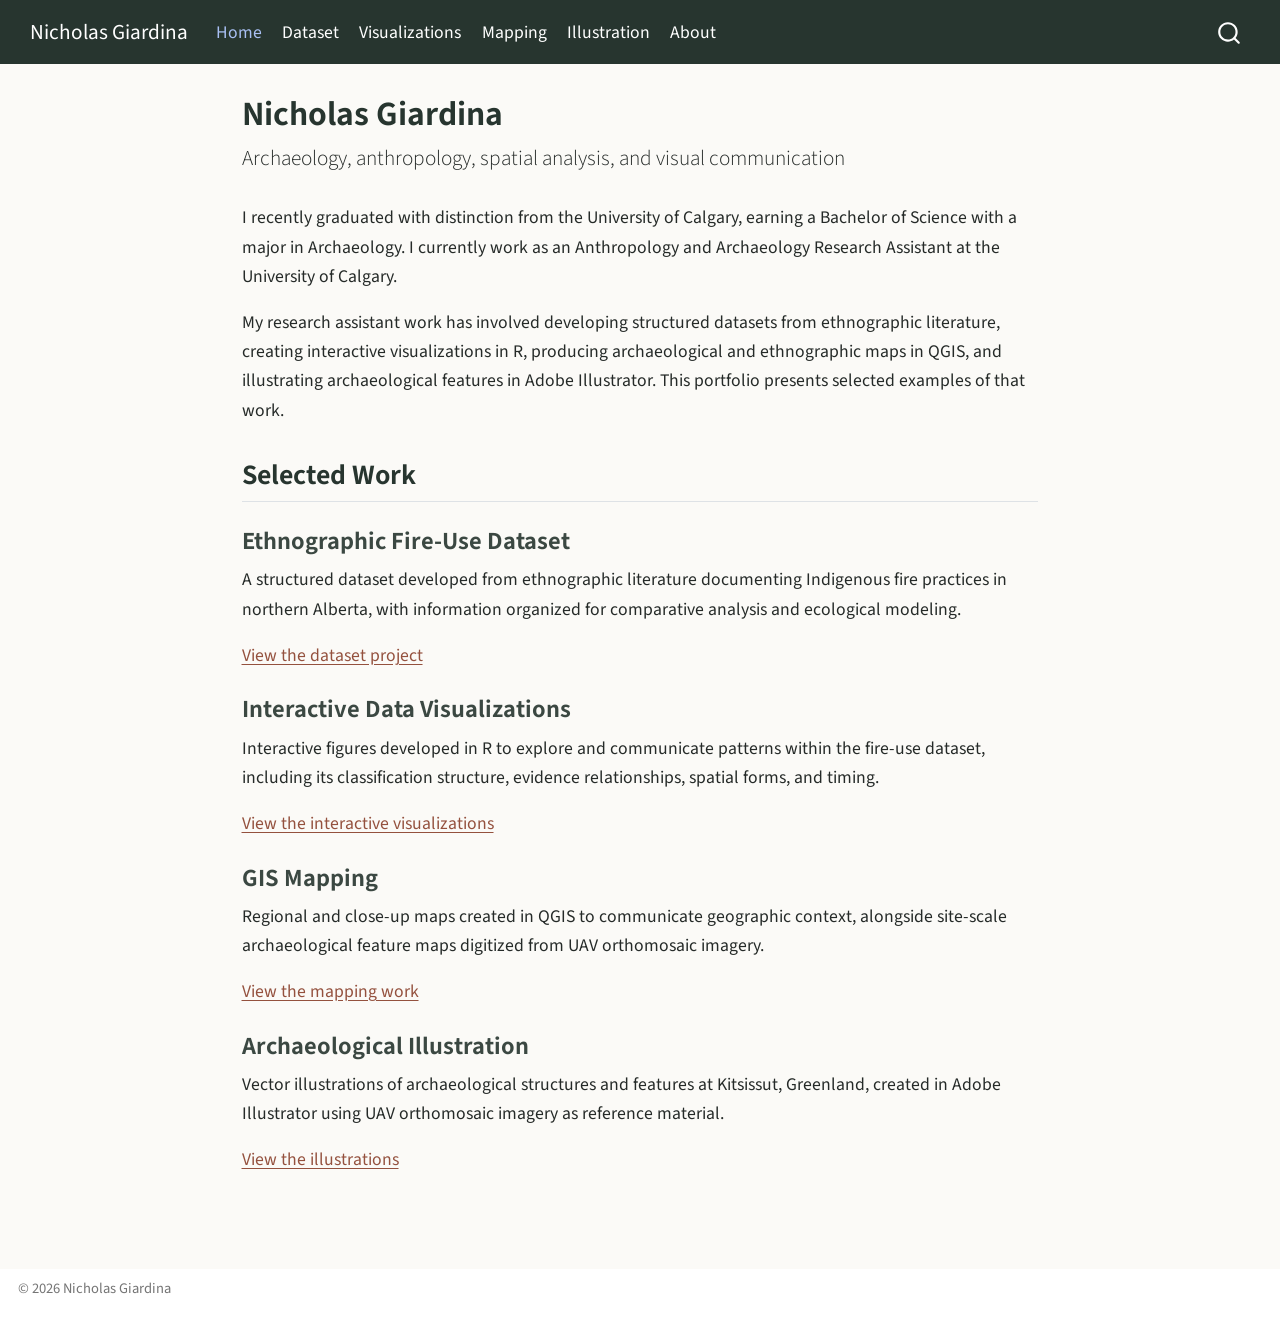
<file: docs/index.html>
<!DOCTYPE html>
<html xmlns="http://www.w3.org/1999/xhtml" lang="en" xml:lang="en"><head>

<meta charset="utf-8">
<meta name="generator" content="quarto-1.9.38">

<meta name="viewport" content="width=device-width, initial-scale=1.0, user-scalable=yes">


<title>Nicholas Giardina</title>
<style>
/* Default styles provided by pandoc.
** See https://pandoc.org/MANUAL.html#variables-for-html for config info.
*/
code{white-space: pre-wrap;}
span.smallcaps{font-variant: small-caps;}
div.columns{display: flex; gap: min(4vw, 1.5em);}
div.column{flex: auto; overflow-x: auto;}
div.hanging-indent{margin-left: 1.5em; text-indent: -1.5em;}
ul.task-list{list-style: none;}
ul.task-list li input[type="checkbox"] {
  width: 0.8em;
  margin: 0 0.8em 0.2em -1em; /* quarto-specific, see https://github.com/quarto-dev/quarto-cli/issues/4556 */ 
  vertical-align: middle;
}
</style>


<script src="site_libs/quarto-nav/quarto-nav.js"></script>
<script src="site_libs/quarto-nav/headroom.min.js"></script>
<script src="site_libs/clipboard/clipboard.min.js"></script>
<script src="site_libs/quarto-search/autocomplete.umd.js"></script>
<script src="site_libs/quarto-search/fuse.min.js"></script>
<script src="site_libs/quarto-search/quarto-search.js"></script>
<meta name="quarto:offset" content="./">
<script src="site_libs/quarto-html/quarto.js" type="module"></script>
<script src="site_libs/quarto-html/tabsets/tabsets.js" type="module"></script>
<script src="site_libs/quarto-html/popper.min.js"></script>
<script src="site_libs/quarto-html/tippy.umd.min.js"></script>
<link href="site_libs/quarto-html/tippy.css" rel="stylesheet">
<link href="site_libs/quarto-html/quarto-syntax-highlighting-15634bcf2e68342d4ad2dfa704d543f6.css" rel="stylesheet" id="quarto-text-highlighting-styles">
<script src="site_libs/bootstrap/bootstrap.min.js"></script>
<link href="site_libs/bootstrap/bootstrap-icons.css" rel="stylesheet">
<link href="site_libs/bootstrap/bootstrap-e4b376ff6bc5f71f6061600b24376388.min.css" rel="stylesheet" append-hash="true" id="quarto-bootstrap" data-mode="light">
<script id="quarto-search-options" type="application/json">{
  "location": "navbar",
  "copy-button": false,
  "collapse-after": 3,
  "panel-placement": "end",
  "type": "overlay",
  "limit": 50,
  "keyboard-shortcut": [
    "f",
    "/",
    "s"
  ],
  "show-item-context": false,
  "language": {
    "search-no-results-text": "No results",
    "search-matching-documents-text": "matching documents",
    "search-copy-link-title": "Copy link to search",
    "search-hide-matches-text": "Hide additional matches",
    "search-more-match-text": "more match in this document",
    "search-more-matches-text": "more matches in this document",
    "search-clear-button-title": "Clear",
    "search-text-placeholder": "",
    "search-detached-cancel-button-title": "Cancel",
    "search-submit-button-title": "Submit",
    "search-label": "Search"
  }
}</script>


<link rel="stylesheet" href="styles.css">
</head>

<body class="nav-fixed fullcontent quarto-light">

<div id="quarto-search-results"></div>
  <header id="quarto-header" class="headroom fixed-top">
    <nav class="navbar navbar-expand-lg " data-bs-theme="dark">
      <div class="navbar-container container-fluid">
      <div class="navbar-brand-container mx-auto">
    <a class="navbar-brand" href="./index.html">
    <span class="navbar-title">Nicholas Giardina</span>
    </a>
  </div>
            <div id="quarto-search" class="" title="Search"></div>
          <button class="navbar-toggler" type="button" data-bs-toggle="collapse" data-bs-target="#navbarCollapse" aria-controls="navbarCollapse" role="menu" aria-expanded="false" aria-label="Toggle navigation" onclick="if (window.quartoToggleHeadroom) { window.quartoToggleHeadroom(); }">
  <span class="navbar-toggler-icon"></span>
</button>
          <div class="collapse navbar-collapse" id="navbarCollapse">
            <ul class="navbar-nav navbar-nav-scroll me-auto">
  <li class="nav-item">
    <a class="nav-link active" href="./index.html" aria-current="page"> 
<span class="menu-text">Home</span></a>
  </li>  
  <li class="nav-item">
    <a class="nav-link" href="./dataset.html"> 
<span class="menu-text">Dataset</span></a>
  </li>  
  <li class="nav-item">
    <a class="nav-link" href="./visualizations.html"> 
<span class="menu-text">Visualizations</span></a>
  </li>  
  <li class="nav-item">
    <a class="nav-link" href="./maps.html"> 
<span class="menu-text">Mapping</span></a>
  </li>  
  <li class="nav-item">
    <a class="nav-link" href="./illustrations.html"> 
<span class="menu-text">Illustration</span></a>
  </li>  
  <li class="nav-item">
    <a class="nav-link" href="./about.html"> 
<span class="menu-text">About</span></a>
  </li>  
</ul>
          </div> <!-- /navcollapse -->
            <div class="quarto-navbar-tools">
</div>
      </div> <!-- /container-fluid -->
    </nav>
</header>
<!-- content -->
<div id="quarto-content" class="quarto-container page-columns page-rows-contents page-layout-article page-navbar">
<!-- sidebar -->
<!-- margin-sidebar -->
    
<!-- main -->
<main class="content" id="quarto-document-content">

<header id="title-block-header" class="quarto-title-block default">
<div class="quarto-title">
<h1 class="title">Nicholas Giardina</h1>
<p class="subtitle lead">Archaeology, anthropology, spatial analysis, and visual communication</p>
</div>



<div class="quarto-title-meta">

    
  
    
  </div>
  


</header>


<p>I recently graduated with distinction from the University of Calgary, earning a Bachelor of Science with a major in Archaeology. I currently work as an Anthropology and Archaeology Research Assistant at the University of Calgary.</p>
<p>My research assistant work has involved developing structured datasets from ethnographic literature, creating interactive visualizations in R, producing archaeological and ethnographic maps in QGIS, and illustrating archaeological features in Adobe Illustrator. This portfolio presents selected examples of that work.</p>
<section id="selected-work" class="level2">
<h2 data-anchor-id="selected-work">Selected Work</h2>
<section id="ethnographic-fire-use-dataset" class="level3">
<h3 data-anchor-id="ethnographic-fire-use-dataset">Ethnographic Fire-Use Dataset</h3>
<p>A structured dataset developed from ethnographic literature documenting Indigenous fire practices in northern Alberta, with information organized for comparative analysis and ecological modeling.</p>
<p><a href="./dataset.html">View the dataset project</a></p>
</section>
<section id="interactive-data-visualizations" class="level3">
<h3 data-anchor-id="interactive-data-visualizations">Interactive Data Visualizations</h3>
<p>Interactive figures developed in R to explore and communicate patterns within the fire-use dataset, including its classification structure, evidence relationships, spatial forms, and timing.</p>
<p><a href="./visualizations.html">View the interactive visualizations</a></p>
</section>
<section id="gis-mapping" class="level3">
<h3 data-anchor-id="gis-mapping">GIS Mapping</h3>
<p>Regional and close-up maps created in QGIS to communicate geographic context, alongside site-scale archaeological feature maps digitized from UAV orthomosaic imagery.</p>
<p><a href="./maps.html">View the mapping work</a></p>
</section>
<section id="archaeological-illustration" class="level3">
<h3 data-anchor-id="archaeological-illustration">Archaeological Illustration</h3>
<p>Vector illustrations of archaeological structures and features at Kitsissut, Greenland, created in Adobe Illustrator using UAV orthomosaic imagery as reference material.</p>
<p><a href="./illustrations.html">View the illustrations</a></p>


</section>
</section>

</main> <!-- /main -->
<script id="quarto-html-after-body" type="application/javascript">
  window.document.addEventListener("DOMContentLoaded", function (event) {
    const isCodeAnnotation = (el) => {
      for (const clz of el.classList) {
        if (clz.startsWith('code-annotation-')) {                     
          return true;
        }
      }
      return false;
    }
    const onCopySuccess = function(e) {
      // button target
      const button = e.trigger;
      // don't keep focus
      button.blur();
      // flash "checked"
      button.classList.add('code-copy-button-checked');
      var currentTitle = button.getAttribute("title");
      button.setAttribute("title", "Copied!");
      let tooltip;
      if (window.bootstrap) {
        button.setAttribute("data-bs-toggle", "tooltip");
        button.setAttribute("data-bs-placement", "left");
        button.setAttribute("data-bs-title", "Copied!");
        tooltip = new bootstrap.Tooltip(button, 
          { trigger: "manual", 
            customClass: "code-copy-button-tooltip",
            offset: [0, -8]});
        tooltip.show();    
      }
      setTimeout(function() {
        if (tooltip) {
          tooltip.hide();
          button.removeAttribute("data-bs-title");
          button.removeAttribute("data-bs-toggle");
          button.removeAttribute("data-bs-placement");
        }
        button.setAttribute("title", currentTitle);
        button.classList.remove('code-copy-button-checked');
      }, 1000);
      // clear code selection
      e.clearSelection();
    }
    const getTextToCopy = function(trigger) {
      const outerScaffold = trigger.parentElement.cloneNode(true);
      const codeEl = outerScaffold.querySelector('code');
      for (const childEl of codeEl.children) {
        if (isCodeAnnotation(childEl)) {
          childEl.remove();
        }
      }
      return codeEl.innerText;
    }
    const clipboard = new window.ClipboardJS('.code-copy-button:not([data-in-quarto-modal])', {
      text: getTextToCopy
    });
    clipboard.on('success', onCopySuccess);
    if (window.document.getElementById('quarto-embedded-source-code-modal')) {
      const clipboardModal = new window.ClipboardJS('.code-copy-button[data-in-quarto-modal]', {
        text: getTextToCopy,
        container: window.document.getElementById('quarto-embedded-source-code-modal')
      });
      clipboardModal.on('success', onCopySuccess);
    }
      var localhostRegex = new RegExp(/^(?:http|https):\/\/localhost\:?[0-9]*\//);
      var mailtoRegex = new RegExp(/^mailto:/);
        var filterRegex = new RegExp('/' + window.location.host + '/');
      var isInternal = (href) => {
          return filterRegex.test(href) || localhostRegex.test(href) || mailtoRegex.test(href);
      }
      // Inspect non-navigation links and adorn them if external
     var links = window.document.querySelectorAll('a[href]:not(.nav-link):not(.navbar-brand):not(.toc-action):not(.sidebar-link):not(.sidebar-item-toggle):not(.pagination-link):not(.no-external):not([aria-hidden]):not(.dropdown-item):not(.quarto-navigation-tool):not(.about-link)');
      for (var i=0; i<links.length; i++) {
        const link = links[i];
        if (!isInternal(link.href)) {
          // undo the damage that might have been done by quarto-nav.js in the case of
          // links that we want to consider external
          if (link.dataset.originalHref !== undefined) {
            link.href = link.dataset.originalHref;
          }
            // target, if specified
            link.setAttribute("target", "_blank");
            if (link.getAttribute("rel") === null) {
              link.setAttribute("rel", "noopener");
            }
        }
      }
    function tippyHover(el, contentFn, onTriggerFn, onUntriggerFn) {
      const config = {
        allowHTML: true,
        maxWidth: 500,
        delay: 100,
        arrow: false,
        appendTo: function(el) {
            return el.parentElement;
        },
        interactive: true,
        interactiveBorder: 10,
        theme: 'quarto',
        placement: 'bottom-start',
      };
      if (contentFn) {
        config.content = contentFn;
      }
      if (onTriggerFn) {
        config.onTrigger = onTriggerFn;
      }
      if (onUntriggerFn) {
        config.onUntrigger = onUntriggerFn;
      }
      window.tippy(el, config); 
    }
    const noterefs = window.document.querySelectorAll('a[role="doc-noteref"]');
    for (var i=0; i<noterefs.length; i++) {
      const ref = noterefs[i];
      tippyHover(ref, function() {
        // use id or data attribute instead here
        let href = ref.getAttribute('data-footnote-href') || ref.getAttribute('href');
        try { href = new URL(href).hash; } catch {}
        const id = href.replace(/^#\/?/, "");
        const note = window.document.getElementById(id);
        if (note) {
          return note.innerHTML;
        } else {
          return "";
        }
      });
    }
    const xrefs = window.document.querySelectorAll('a.quarto-xref');
    const processXRef = (id, note) => {
      // Strip column container classes
      const stripColumnClz = (el) => {
        el.classList.remove("page-full", "page-columns");
        if (el.children) {
          for (const child of el.children) {
            stripColumnClz(child);
          }
        }
      }
      stripColumnClz(note)
      if (id === null || id.startsWith('sec-')) {
        // Special case sections, only their first couple elements
        const container = document.createElement("div");
        if (note.children && note.children.length > 2) {
          container.appendChild(note.children[0].cloneNode(true));
          for (let i = 1; i < note.children.length; i++) {
            const child = note.children[i];
            if (child.tagName === "P" && child.innerText === "") {
              continue;
            } else {
              container.appendChild(child.cloneNode(true));
              break;
            }
          }
          if (window.Quarto?.typesetMath) {
            window.Quarto.typesetMath(container);
          }
          return container.innerHTML
        } else {
          if (window.Quarto?.typesetMath) {
            window.Quarto.typesetMath(note);
          }
          return note.innerHTML;
        }
      } else {
        // Remove any anchor links if they are present
        const anchorLink = note.querySelector('a.anchorjs-link');
        if (anchorLink) {
          anchorLink.remove();
        }
        if (window.Quarto?.typesetMath) {
          window.Quarto.typesetMath(note);
        }
        if (note.classList.contains("callout")) {
          return note.outerHTML;
        } else {
          return note.innerHTML;
        }
      }
    }
    for (var i=0; i<xrefs.length; i++) {
      const xref = xrefs[i];
      tippyHover(xref, undefined, function(instance) {
        instance.disable();
        let url = xref.getAttribute('href');
        let hash = undefined; 
        if (url.startsWith('#')) {
          hash = url;
        } else {
          try { hash = new URL(url).hash; } catch {}
        }
        if (hash) {
          const id = hash.replace(/^#\/?/, "");
          const note = window.document.getElementById(id);
          if (note !== null) {
            try {
              const html = processXRef(id, note.cloneNode(true));
              instance.setContent(html);
            } finally {
              instance.enable();
              instance.show();
            }
          } else {
            // See if we can fetch this
            fetch(url.split('#')[0])
            .then(res => res.text())
            .then(html => {
              const parser = new DOMParser();
              const htmlDoc = parser.parseFromString(html, "text/html");
              const note = htmlDoc.getElementById(id);
              if (note !== null) {
                const html = processXRef(id, note);
                instance.setContent(html);
              } 
            }).finally(() => {
              instance.enable();
              instance.show();
            });
          }
        } else {
          // See if we can fetch a full url (with no hash to target)
          // This is a special case and we should probably do some content thinning / targeting
          fetch(url)
          .then(res => res.text())
          .then(html => {
            const parser = new DOMParser();
            const htmlDoc = parser.parseFromString(html, "text/html");
            const note = htmlDoc.querySelector('main.content');
            if (note !== null) {
              // This should only happen for chapter cross references
              // (since there is no id in the URL)
              // remove the first header
              if (note.children.length > 0 && note.children[0].tagName === "HEADER") {
                note.children[0].remove();
              }
              const html = processXRef(null, note);
              instance.setContent(html);
            } 
          }).finally(() => {
            instance.enable();
            instance.show();
          });
        }
      }, function(instance) {
      });
    }
        let selectedAnnoteEl;
        const selectorForAnnotation = ( cell, annotation) => {
          let cellAttr = 'data-code-cell="' + cell + '"';
          let lineAttr = 'data-code-annotation="' +  annotation + '"';
          const selector = 'span[' + cellAttr + '][' + lineAttr + ']';
          return selector;
        }
        const selectCodeLines = (annoteEl) => {
          const doc = window.document;
          const targetCell = annoteEl.getAttribute("data-target-cell");
          const targetAnnotation = annoteEl.getAttribute("data-target-annotation");
          const annoteSpan = window.document.querySelector(selectorForAnnotation(targetCell, targetAnnotation));
          const lines = annoteSpan.getAttribute("data-code-lines").split(",");
          const lineIds = lines.map((line) => {
            return targetCell + "-" + line;
          })
          let top = null;
          let height = null;
          let parent = null;
          if (lineIds.length > 0) {
              //compute the position of the single el (top and bottom and make a div)
              const el = window.document.getElementById(lineIds[0]);
              top = el.offsetTop;
              height = el.offsetHeight;
              parent = el.parentElement.parentElement;
            if (lineIds.length > 1) {
              const lastEl = window.document.getElementById(lineIds[lineIds.length - 1]);
              const bottom = lastEl.offsetTop + lastEl.offsetHeight;
              height = bottom - top;
            }
            if (top !== null && height !== null && parent !== null) {
              // cook up a div (if necessary) and position it 
              let div = window.document.getElementById("code-annotation-line-highlight");
              if (div === null) {
                div = window.document.createElement("div");
                div.setAttribute("id", "code-annotation-line-highlight");
                div.style.position = 'absolute';
                parent.appendChild(div);
              }
              div.style.top = top - 2 + "px";
              div.style.height = height + 4 + "px";
              div.style.left = 0;
              let gutterDiv = window.document.getElementById("code-annotation-line-highlight-gutter");
              if (gutterDiv === null) {
                gutterDiv = window.document.createElement("div");
                gutterDiv.setAttribute("id", "code-annotation-line-highlight-gutter");
                gutterDiv.style.position = 'absolute';
                const codeCell = window.document.getElementById(targetCell);
                const gutter = codeCell.querySelector('.code-annotation-gutter');
                gutter.appendChild(gutterDiv);
              }
              gutterDiv.style.top = top - 2 + "px";
              gutterDiv.style.height = height + 4 + "px";
            }
            selectedAnnoteEl = annoteEl;
          }
        };
        const unselectCodeLines = () => {
          const elementsIds = ["code-annotation-line-highlight", "code-annotation-line-highlight-gutter"];
          elementsIds.forEach((elId) => {
            const div = window.document.getElementById(elId);
            if (div) {
              div.remove();
            }
          });
          selectedAnnoteEl = undefined;
        };
          // Handle positioning of the toggle
      window.addEventListener(
        "resize",
        throttle(() => {
          elRect = undefined;
          if (selectedAnnoteEl) {
            selectCodeLines(selectedAnnoteEl);
          }
        }, 10)
      );
      function throttle(fn, ms) {
      let throttle = false;
      let timer;
        return (...args) => {
          if(!throttle) { // first call gets through
              fn.apply(this, args);
              throttle = true;
          } else { // all the others get throttled
              if(timer) clearTimeout(timer); // cancel #2
              timer = setTimeout(() => {
                fn.apply(this, args);
                timer = throttle = false;
              }, ms);
          }
        };
      }
        // Attach click handler to the DT
        const annoteDls = window.document.querySelectorAll('dt[data-target-cell]');
        for (const annoteDlNode of annoteDls) {
          annoteDlNode.addEventListener('click', (event) => {
            const clickedEl = event.target;
            if (clickedEl !== selectedAnnoteEl) {
              unselectCodeLines();
              const activeEl = window.document.querySelector('dt[data-target-cell].code-annotation-active');
              if (activeEl) {
                activeEl.classList.remove('code-annotation-active');
              }
              selectCodeLines(clickedEl);
              clickedEl.classList.add('code-annotation-active');
            } else {
              // Unselect the line
              unselectCodeLines();
              clickedEl.classList.remove('code-annotation-active');
            }
          });
        }
    const findCites = (el) => {
      const parentEl = el.parentElement;
      if (parentEl) {
        const cites = parentEl.dataset.cites;
        if (cites) {
          return {
            el,
            cites: cites.split(' ')
          };
        } else {
          return findCites(el.parentElement)
        }
      } else {
        return undefined;
      }
    };
    var bibliorefs = window.document.querySelectorAll('a[role="doc-biblioref"]');
    for (var i=0; i<bibliorefs.length; i++) {
      const ref = bibliorefs[i];
      const citeInfo = findCites(ref);
      if (citeInfo) {
        tippyHover(citeInfo.el, function() {
          var popup = window.document.createElement('div');
          citeInfo.cites.forEach(function(cite) {
            var citeDiv = window.document.createElement('div');
            citeDiv.classList.add('hanging-indent');
            citeDiv.classList.add('csl-entry');
            var biblioDiv = window.document.getElementById('ref-' + cite);
            if (biblioDiv) {
              citeDiv.innerHTML = biblioDiv.innerHTML;
            }
            popup.appendChild(citeDiv);
          });
          return popup.innerHTML;
        });
      }
    }
  });
  </script>
</div> <!-- /content -->
<footer class="footer">
  <div class="nav-footer">
    <div class="nav-footer-left">
<p>© 2026 Nicholas Giardina</p>
</div>   
    <div class="nav-footer-center">
      &nbsp;
    </div>
    <div class="nav-footer-right">
      &nbsp;
    </div>
  </div>
</footer>




</body></html>
</file>
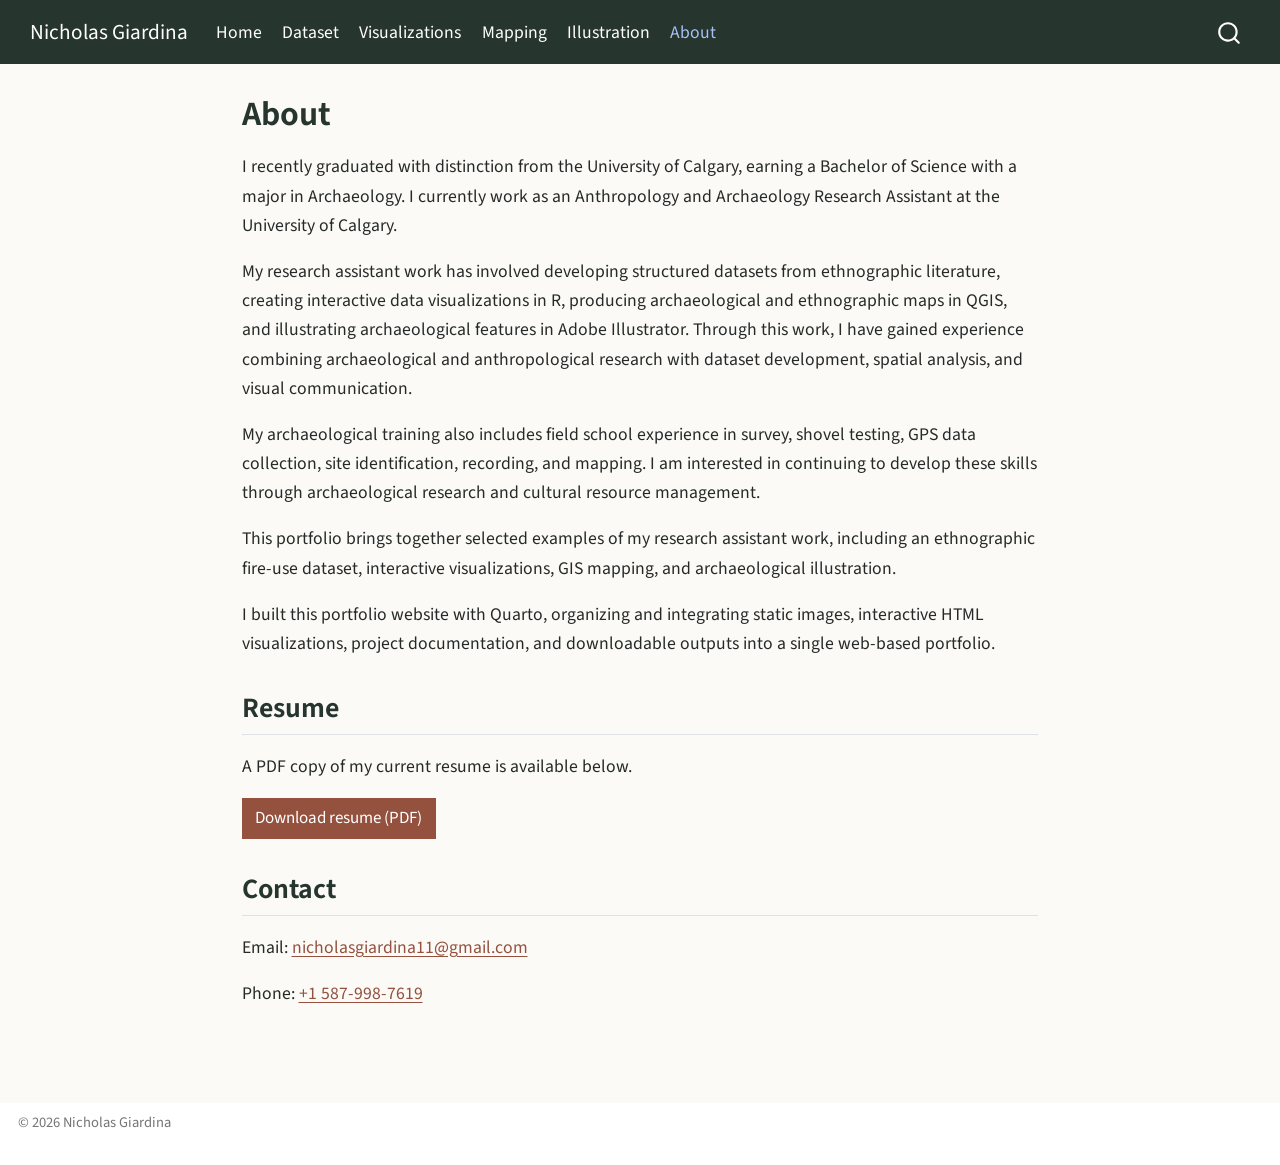
<file: docs/about.html>
<!DOCTYPE html>
<html xmlns="http://www.w3.org/1999/xhtml" lang="en" xml:lang="en"><head>

<meta charset="utf-8">
<meta name="generator" content="quarto-1.9.38">

<meta name="viewport" content="width=device-width, initial-scale=1.0, user-scalable=yes">


<title>About – Nicholas Giardina</title>
<style>
/* Default styles provided by pandoc.
** See https://pandoc.org/MANUAL.html#variables-for-html for config info.
*/
code{white-space: pre-wrap;}
span.smallcaps{font-variant: small-caps;}
div.columns{display: flex; gap: min(4vw, 1.5em);}
div.column{flex: auto; overflow-x: auto;}
div.hanging-indent{margin-left: 1.5em; text-indent: -1.5em;}
ul.task-list{list-style: none;}
ul.task-list li input[type="checkbox"] {
  width: 0.8em;
  margin: 0 0.8em 0.2em -1em; /* quarto-specific, see https://github.com/quarto-dev/quarto-cli/issues/4556 */ 
  vertical-align: middle;
}
</style>


<script src="site_libs/quarto-nav/quarto-nav.js"></script>
<script src="site_libs/quarto-nav/headroom.min.js"></script>
<script src="site_libs/clipboard/clipboard.min.js"></script>
<script src="site_libs/quarto-search/autocomplete.umd.js"></script>
<script src="site_libs/quarto-search/fuse.min.js"></script>
<script src="site_libs/quarto-search/quarto-search.js"></script>
<meta name="quarto:offset" content="./">
<script src="site_libs/quarto-html/quarto.js" type="module"></script>
<script src="site_libs/quarto-html/tabsets/tabsets.js" type="module"></script>
<script src="site_libs/quarto-html/popper.min.js"></script>
<script src="site_libs/quarto-html/tippy.umd.min.js"></script>
<link href="site_libs/quarto-html/tippy.css" rel="stylesheet">
<link href="site_libs/quarto-html/quarto-syntax-highlighting-15634bcf2e68342d4ad2dfa704d543f6.css" rel="stylesheet" id="quarto-text-highlighting-styles">
<script src="site_libs/bootstrap/bootstrap.min.js"></script>
<link href="site_libs/bootstrap/bootstrap-icons.css" rel="stylesheet">
<link href="site_libs/bootstrap/bootstrap-e4b376ff6bc5f71f6061600b24376388.min.css" rel="stylesheet" append-hash="true" id="quarto-bootstrap" data-mode="light">
<script id="quarto-search-options" type="application/json">{
  "location": "navbar",
  "copy-button": false,
  "collapse-after": 3,
  "panel-placement": "end",
  "type": "overlay",
  "limit": 50,
  "keyboard-shortcut": [
    "f",
    "/",
    "s"
  ],
  "show-item-context": false,
  "language": {
    "search-no-results-text": "No results",
    "search-matching-documents-text": "matching documents",
    "search-copy-link-title": "Copy link to search",
    "search-hide-matches-text": "Hide additional matches",
    "search-more-match-text": "more match in this document",
    "search-more-matches-text": "more matches in this document",
    "search-clear-button-title": "Clear",
    "search-text-placeholder": "",
    "search-detached-cancel-button-title": "Cancel",
    "search-submit-button-title": "Submit",
    "search-label": "Search"
  }
}</script>


<link rel="stylesheet" href="styles.css">
</head>

<body class="nav-fixed fullcontent quarto-light">

<div id="quarto-search-results"></div>
  <header id="quarto-header" class="headroom fixed-top">
    <nav class="navbar navbar-expand-lg " data-bs-theme="dark">
      <div class="navbar-container container-fluid">
      <div class="navbar-brand-container mx-auto">
    <a class="navbar-brand" href="./index.html">
    <span class="navbar-title">Nicholas Giardina</span>
    </a>
  </div>
            <div id="quarto-search" class="" title="Search"></div>
          <button class="navbar-toggler" type="button" data-bs-toggle="collapse" data-bs-target="#navbarCollapse" aria-controls="navbarCollapse" role="menu" aria-expanded="false" aria-label="Toggle navigation" onclick="if (window.quartoToggleHeadroom) { window.quartoToggleHeadroom(); }">
  <span class="navbar-toggler-icon"></span>
</button>
          <div class="collapse navbar-collapse" id="navbarCollapse">
            <ul class="navbar-nav navbar-nav-scroll me-auto">
  <li class="nav-item">
    <a class="nav-link" href="./index.html"> 
<span class="menu-text">Home</span></a>
  </li>  
  <li class="nav-item">
    <a class="nav-link" href="./dataset.html"> 
<span class="menu-text">Dataset</span></a>
  </li>  
  <li class="nav-item">
    <a class="nav-link" href="./visualizations.html"> 
<span class="menu-text">Visualizations</span></a>
  </li>  
  <li class="nav-item">
    <a class="nav-link" href="./maps.html"> 
<span class="menu-text">Mapping</span></a>
  </li>  
  <li class="nav-item">
    <a class="nav-link" href="./illustrations.html"> 
<span class="menu-text">Illustration</span></a>
  </li>  
  <li class="nav-item">
    <a class="nav-link active" href="./about.html" aria-current="page"> 
<span class="menu-text">About</span></a>
  </li>  
</ul>
          </div> <!-- /navcollapse -->
            <div class="quarto-navbar-tools">
</div>
      </div> <!-- /container-fluid -->
    </nav>
</header>
<!-- content -->
<div id="quarto-content" class="quarto-container page-columns page-rows-contents page-layout-article page-navbar">
<!-- sidebar -->
<!-- margin-sidebar -->
    
<!-- main -->
<main class="content" id="quarto-document-content">

<header id="title-block-header" class="quarto-title-block default">
<div class="quarto-title">
<h1 class="title">About</h1>
</div>



<div class="quarto-title-meta">

    
  
    
  </div>
  


</header>


<p>I recently graduated with distinction from the University of Calgary, earning a Bachelor of Science with a major in Archaeology. I currently work as an Anthropology and Archaeology Research Assistant at the University of Calgary.</p>
<p>My research assistant work has involved developing structured datasets from ethnographic literature, creating interactive data visualizations in R, producing archaeological and ethnographic maps in QGIS, and illustrating archaeological features in Adobe Illustrator. Through this work, I have gained experience combining archaeological and anthropological research with dataset development, spatial analysis, and visual communication.</p>
<p>My archaeological training also includes field school experience in survey, shovel testing, GPS data collection, site identification, recording, and mapping. I am interested in continuing to develop these skills through archaeological research and cultural resource management.</p>
<p>This portfolio brings together selected examples of my research assistant work, including an ethnographic fire-use dataset, interactive visualizations, GIS mapping, and archaeological illustration.</p>
<p>I built this portfolio website with Quarto, organizing and integrating static images, interactive HTML visualizations, project documentation, and downloadable outputs into a single web-based portfolio.</p>
<section id="resume" class="level2">
<h2 data-anchor-id="resume">Resume</h2>
<p>A PDF copy of my current resume is available below.</p>
<p><a href="files/resume/Nicholas_Giardina_Resume.pdf" class="btn btn-primary" download="Nicholas_Giardina_Resume.pdf">Download resume (PDF)</a></p>
</section>
<section id="contact" class="level2">
<h2 data-anchor-id="contact">Contact</h2>
<p>Email: <a href="mailto:nicholasgiardina11@gmail.com">nicholasgiardina11@gmail.com</a></p>
<p>Phone: <a href="tel:+15879987619">+1 587-998-7619</a></p>


</section>

</main> <!-- /main -->
<script id="quarto-html-after-body" type="application/javascript">
  window.document.addEventListener("DOMContentLoaded", function (event) {
    const isCodeAnnotation = (el) => {
      for (const clz of el.classList) {
        if (clz.startsWith('code-annotation-')) {                     
          return true;
        }
      }
      return false;
    }
    const onCopySuccess = function(e) {
      // button target
      const button = e.trigger;
      // don't keep focus
      button.blur();
      // flash "checked"
      button.classList.add('code-copy-button-checked');
      var currentTitle = button.getAttribute("title");
      button.setAttribute("title", "Copied!");
      let tooltip;
      if (window.bootstrap) {
        button.setAttribute("data-bs-toggle", "tooltip");
        button.setAttribute("data-bs-placement", "left");
        button.setAttribute("data-bs-title", "Copied!");
        tooltip = new bootstrap.Tooltip(button, 
          { trigger: "manual", 
            customClass: "code-copy-button-tooltip",
            offset: [0, -8]});
        tooltip.show();    
      }
      setTimeout(function() {
        if (tooltip) {
          tooltip.hide();
          button.removeAttribute("data-bs-title");
          button.removeAttribute("data-bs-toggle");
          button.removeAttribute("data-bs-placement");
        }
        button.setAttribute("title", currentTitle);
        button.classList.remove('code-copy-button-checked');
      }, 1000);
      // clear code selection
      e.clearSelection();
    }
    const getTextToCopy = function(trigger) {
      const outerScaffold = trigger.parentElement.cloneNode(true);
      const codeEl = outerScaffold.querySelector('code');
      for (const childEl of codeEl.children) {
        if (isCodeAnnotation(childEl)) {
          childEl.remove();
        }
      }
      return codeEl.innerText;
    }
    const clipboard = new window.ClipboardJS('.code-copy-button:not([data-in-quarto-modal])', {
      text: getTextToCopy
    });
    clipboard.on('success', onCopySuccess);
    if (window.document.getElementById('quarto-embedded-source-code-modal')) {
      const clipboardModal = new window.ClipboardJS('.code-copy-button[data-in-quarto-modal]', {
        text: getTextToCopy,
        container: window.document.getElementById('quarto-embedded-source-code-modal')
      });
      clipboardModal.on('success', onCopySuccess);
    }
      var localhostRegex = new RegExp(/^(?:http|https):\/\/localhost\:?[0-9]*\//);
      var mailtoRegex = new RegExp(/^mailto:/);
        var filterRegex = new RegExp('/' + window.location.host + '/');
      var isInternal = (href) => {
          return filterRegex.test(href) || localhostRegex.test(href) || mailtoRegex.test(href);
      }
      // Inspect non-navigation links and adorn them if external
     var links = window.document.querySelectorAll('a[href]:not(.nav-link):not(.navbar-brand):not(.toc-action):not(.sidebar-link):not(.sidebar-item-toggle):not(.pagination-link):not(.no-external):not([aria-hidden]):not(.dropdown-item):not(.quarto-navigation-tool):not(.about-link)');
      for (var i=0; i<links.length; i++) {
        const link = links[i];
        if (!isInternal(link.href)) {
          // undo the damage that might have been done by quarto-nav.js in the case of
          // links that we want to consider external
          if (link.dataset.originalHref !== undefined) {
            link.href = link.dataset.originalHref;
          }
            // target, if specified
            link.setAttribute("target", "_blank");
            if (link.getAttribute("rel") === null) {
              link.setAttribute("rel", "noopener");
            }
        }
      }
    function tippyHover(el, contentFn, onTriggerFn, onUntriggerFn) {
      const config = {
        allowHTML: true,
        maxWidth: 500,
        delay: 100,
        arrow: false,
        appendTo: function(el) {
            return el.parentElement;
        },
        interactive: true,
        interactiveBorder: 10,
        theme: 'quarto',
        placement: 'bottom-start',
      };
      if (contentFn) {
        config.content = contentFn;
      }
      if (onTriggerFn) {
        config.onTrigger = onTriggerFn;
      }
      if (onUntriggerFn) {
        config.onUntrigger = onUntriggerFn;
      }
      window.tippy(el, config); 
    }
    const noterefs = window.document.querySelectorAll('a[role="doc-noteref"]');
    for (var i=0; i<noterefs.length; i++) {
      const ref = noterefs[i];
      tippyHover(ref, function() {
        // use id or data attribute instead here
        let href = ref.getAttribute('data-footnote-href') || ref.getAttribute('href');
        try { href = new URL(href).hash; } catch {}
        const id = href.replace(/^#\/?/, "");
        const note = window.document.getElementById(id);
        if (note) {
          return note.innerHTML;
        } else {
          return "";
        }
      });
    }
    const xrefs = window.document.querySelectorAll('a.quarto-xref');
    const processXRef = (id, note) => {
      // Strip column container classes
      const stripColumnClz = (el) => {
        el.classList.remove("page-full", "page-columns");
        if (el.children) {
          for (const child of el.children) {
            stripColumnClz(child);
          }
        }
      }
      stripColumnClz(note)
      if (id === null || id.startsWith('sec-')) {
        // Special case sections, only their first couple elements
        const container = document.createElement("div");
        if (note.children && note.children.length > 2) {
          container.appendChild(note.children[0].cloneNode(true));
          for (let i = 1; i < note.children.length; i++) {
            const child = note.children[i];
            if (child.tagName === "P" && child.innerText === "") {
              continue;
            } else {
              container.appendChild(child.cloneNode(true));
              break;
            }
          }
          if (window.Quarto?.typesetMath) {
            window.Quarto.typesetMath(container);
          }
          return container.innerHTML
        } else {
          if (window.Quarto?.typesetMath) {
            window.Quarto.typesetMath(note);
          }
          return note.innerHTML;
        }
      } else {
        // Remove any anchor links if they are present
        const anchorLink = note.querySelector('a.anchorjs-link');
        if (anchorLink) {
          anchorLink.remove();
        }
        if (window.Quarto?.typesetMath) {
          window.Quarto.typesetMath(note);
        }
        if (note.classList.contains("callout")) {
          return note.outerHTML;
        } else {
          return note.innerHTML;
        }
      }
    }
    for (var i=0; i<xrefs.length; i++) {
      const xref = xrefs[i];
      tippyHover(xref, undefined, function(instance) {
        instance.disable();
        let url = xref.getAttribute('href');
        let hash = undefined; 
        if (url.startsWith('#')) {
          hash = url;
        } else {
          try { hash = new URL(url).hash; } catch {}
        }
        if (hash) {
          const id = hash.replace(/^#\/?/, "");
          const note = window.document.getElementById(id);
          if (note !== null) {
            try {
              const html = processXRef(id, note.cloneNode(true));
              instance.setContent(html);
            } finally {
              instance.enable();
              instance.show();
            }
          } else {
            // See if we can fetch this
            fetch(url.split('#')[0])
            .then(res => res.text())
            .then(html => {
              const parser = new DOMParser();
              const htmlDoc = parser.parseFromString(html, "text/html");
              const note = htmlDoc.getElementById(id);
              if (note !== null) {
                const html = processXRef(id, note);
                instance.setContent(html);
              } 
            }).finally(() => {
              instance.enable();
              instance.show();
            });
          }
        } else {
          // See if we can fetch a full url (with no hash to target)
          // This is a special case and we should probably do some content thinning / targeting
          fetch(url)
          .then(res => res.text())
          .then(html => {
            const parser = new DOMParser();
            const htmlDoc = parser.parseFromString(html, "text/html");
            const note = htmlDoc.querySelector('main.content');
            if (note !== null) {
              // This should only happen for chapter cross references
              // (since there is no id in the URL)
              // remove the first header
              if (note.children.length > 0 && note.children[0].tagName === "HEADER") {
                note.children[0].remove();
              }
              const html = processXRef(null, note);
              instance.setContent(html);
            } 
          }).finally(() => {
            instance.enable();
            instance.show();
          });
        }
      }, function(instance) {
      });
    }
        let selectedAnnoteEl;
        const selectorForAnnotation = ( cell, annotation) => {
          let cellAttr = 'data-code-cell="' + cell + '"';
          let lineAttr = 'data-code-annotation="' +  annotation + '"';
          const selector = 'span[' + cellAttr + '][' + lineAttr + ']';
          return selector;
        }
        const selectCodeLines = (annoteEl) => {
          const doc = window.document;
          const targetCell = annoteEl.getAttribute("data-target-cell");
          const targetAnnotation = annoteEl.getAttribute("data-target-annotation");
          const annoteSpan = window.document.querySelector(selectorForAnnotation(targetCell, targetAnnotation));
          const lines = annoteSpan.getAttribute("data-code-lines").split(",");
          const lineIds = lines.map((line) => {
            return targetCell + "-" + line;
          })
          let top = null;
          let height = null;
          let parent = null;
          if (lineIds.length > 0) {
              //compute the position of the single el (top and bottom and make a div)
              const el = window.document.getElementById(lineIds[0]);
              top = el.offsetTop;
              height = el.offsetHeight;
              parent = el.parentElement.parentElement;
            if (lineIds.length > 1) {
              const lastEl = window.document.getElementById(lineIds[lineIds.length - 1]);
              const bottom = lastEl.offsetTop + lastEl.offsetHeight;
              height = bottom - top;
            }
            if (top !== null && height !== null && parent !== null) {
              // cook up a div (if necessary) and position it 
              let div = window.document.getElementById("code-annotation-line-highlight");
              if (div === null) {
                div = window.document.createElement("div");
                div.setAttribute("id", "code-annotation-line-highlight");
                div.style.position = 'absolute';
                parent.appendChild(div);
              }
              div.style.top = top - 2 + "px";
              div.style.height = height + 4 + "px";
              div.style.left = 0;
              let gutterDiv = window.document.getElementById("code-annotation-line-highlight-gutter");
              if (gutterDiv === null) {
                gutterDiv = window.document.createElement("div");
                gutterDiv.setAttribute("id", "code-annotation-line-highlight-gutter");
                gutterDiv.style.position = 'absolute';
                const codeCell = window.document.getElementById(targetCell);
                const gutter = codeCell.querySelector('.code-annotation-gutter');
                gutter.appendChild(gutterDiv);
              }
              gutterDiv.style.top = top - 2 + "px";
              gutterDiv.style.height = height + 4 + "px";
            }
            selectedAnnoteEl = annoteEl;
          }
        };
        const unselectCodeLines = () => {
          const elementsIds = ["code-annotation-line-highlight", "code-annotation-line-highlight-gutter"];
          elementsIds.forEach((elId) => {
            const div = window.document.getElementById(elId);
            if (div) {
              div.remove();
            }
          });
          selectedAnnoteEl = undefined;
        };
          // Handle positioning of the toggle
      window.addEventListener(
        "resize",
        throttle(() => {
          elRect = undefined;
          if (selectedAnnoteEl) {
            selectCodeLines(selectedAnnoteEl);
          }
        }, 10)
      );
      function throttle(fn, ms) {
      let throttle = false;
      let timer;
        return (...args) => {
          if(!throttle) { // first call gets through
              fn.apply(this, args);
              throttle = true;
          } else { // all the others get throttled
              if(timer) clearTimeout(timer); // cancel #2
              timer = setTimeout(() => {
                fn.apply(this, args);
                timer = throttle = false;
              }, ms);
          }
        };
      }
        // Attach click handler to the DT
        const annoteDls = window.document.querySelectorAll('dt[data-target-cell]');
        for (const annoteDlNode of annoteDls) {
          annoteDlNode.addEventListener('click', (event) => {
            const clickedEl = event.target;
            if (clickedEl !== selectedAnnoteEl) {
              unselectCodeLines();
              const activeEl = window.document.querySelector('dt[data-target-cell].code-annotation-active');
              if (activeEl) {
                activeEl.classList.remove('code-annotation-active');
              }
              selectCodeLines(clickedEl);
              clickedEl.classList.add('code-annotation-active');
            } else {
              // Unselect the line
              unselectCodeLines();
              clickedEl.classList.remove('code-annotation-active');
            }
          });
        }
    const findCites = (el) => {
      const parentEl = el.parentElement;
      if (parentEl) {
        const cites = parentEl.dataset.cites;
        if (cites) {
          return {
            el,
            cites: cites.split(' ')
          };
        } else {
          return findCites(el.parentElement)
        }
      } else {
        return undefined;
      }
    };
    var bibliorefs = window.document.querySelectorAll('a[role="doc-biblioref"]');
    for (var i=0; i<bibliorefs.length; i++) {
      const ref = bibliorefs[i];
      const citeInfo = findCites(ref);
      if (citeInfo) {
        tippyHover(citeInfo.el, function() {
          var popup = window.document.createElement('div');
          citeInfo.cites.forEach(function(cite) {
            var citeDiv = window.document.createElement('div');
            citeDiv.classList.add('hanging-indent');
            citeDiv.classList.add('csl-entry');
            var biblioDiv = window.document.getElementById('ref-' + cite);
            if (biblioDiv) {
              citeDiv.innerHTML = biblioDiv.innerHTML;
            }
            popup.appendChild(citeDiv);
          });
          return popup.innerHTML;
        });
      }
    }
  });
  </script>
</div> <!-- /content -->
<footer class="footer">
  <div class="nav-footer">
    <div class="nav-footer-left">
<p>© 2026 Nicholas Giardina</p>
</div>   
    <div class="nav-footer-center">
      &nbsp;
    </div>
    <div class="nav-footer-right">
      &nbsp;
    </div>
  </div>
</footer>




</body></html>
</file>
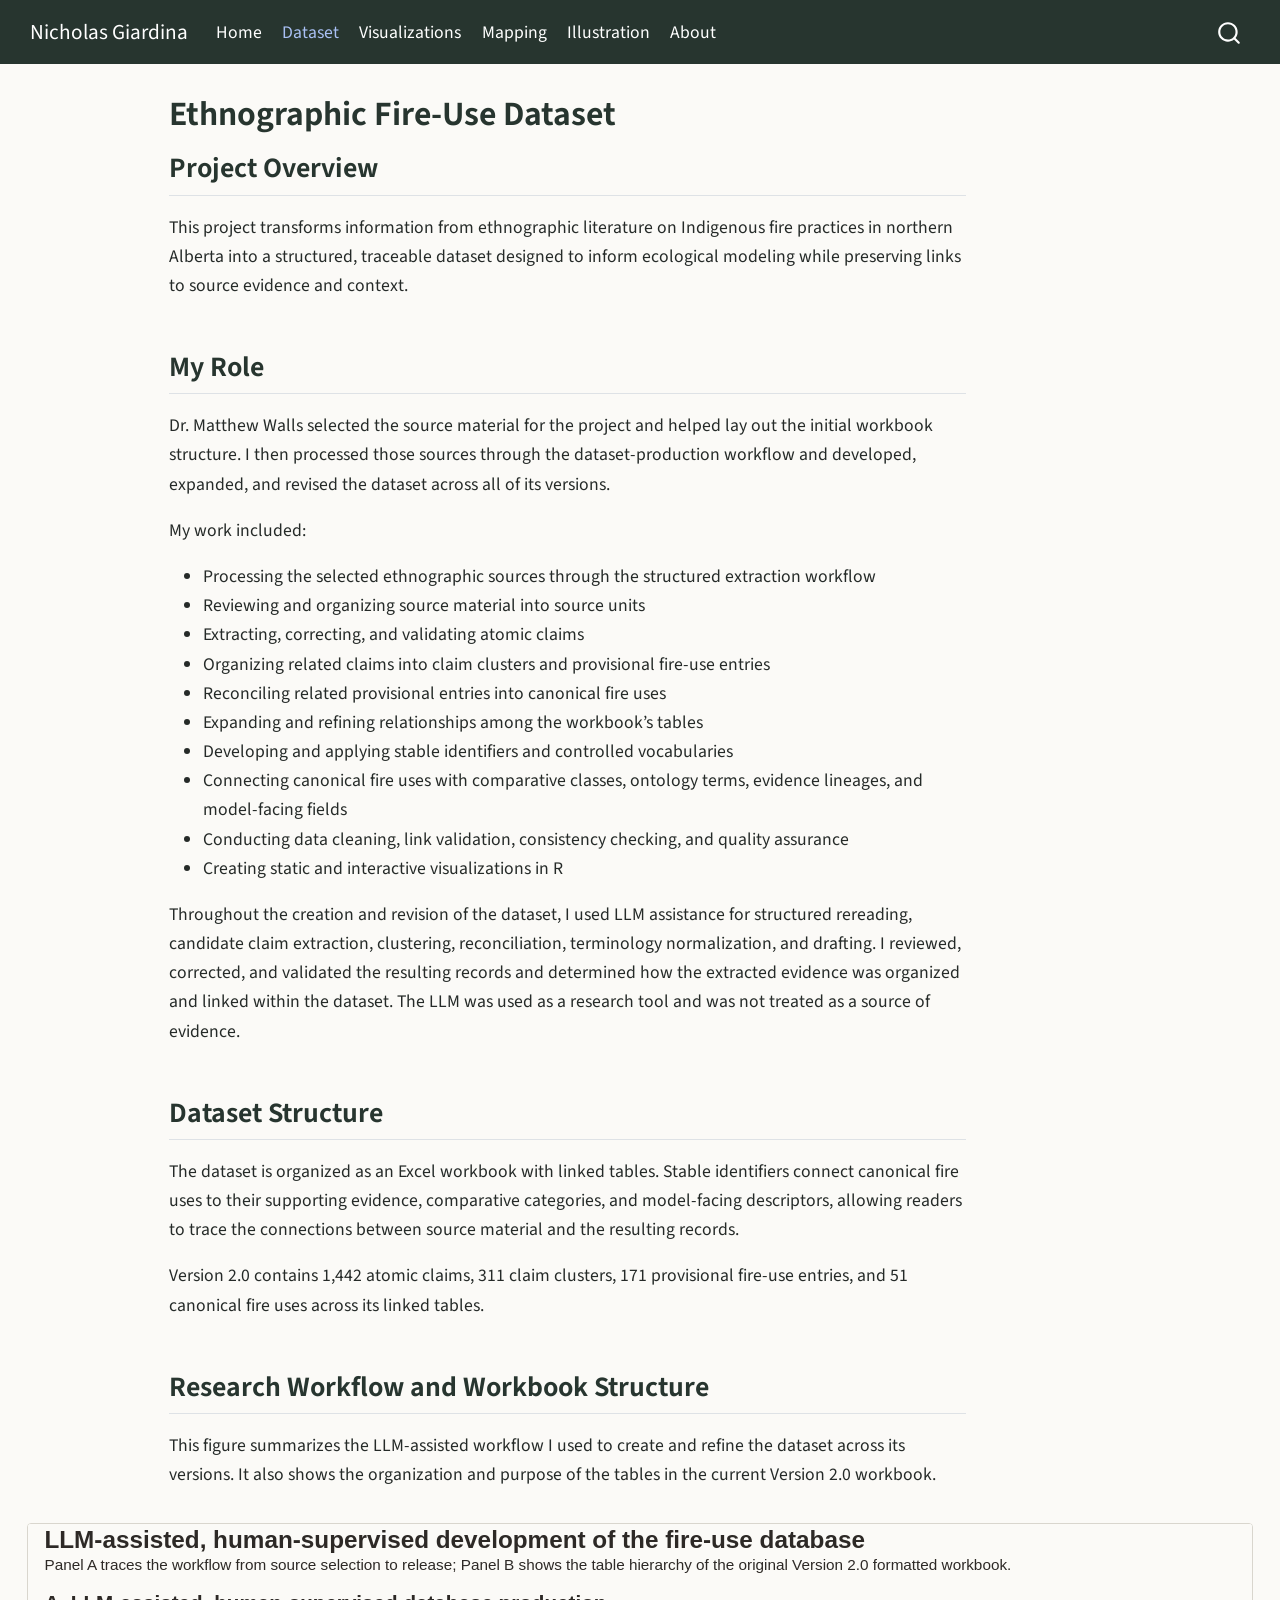
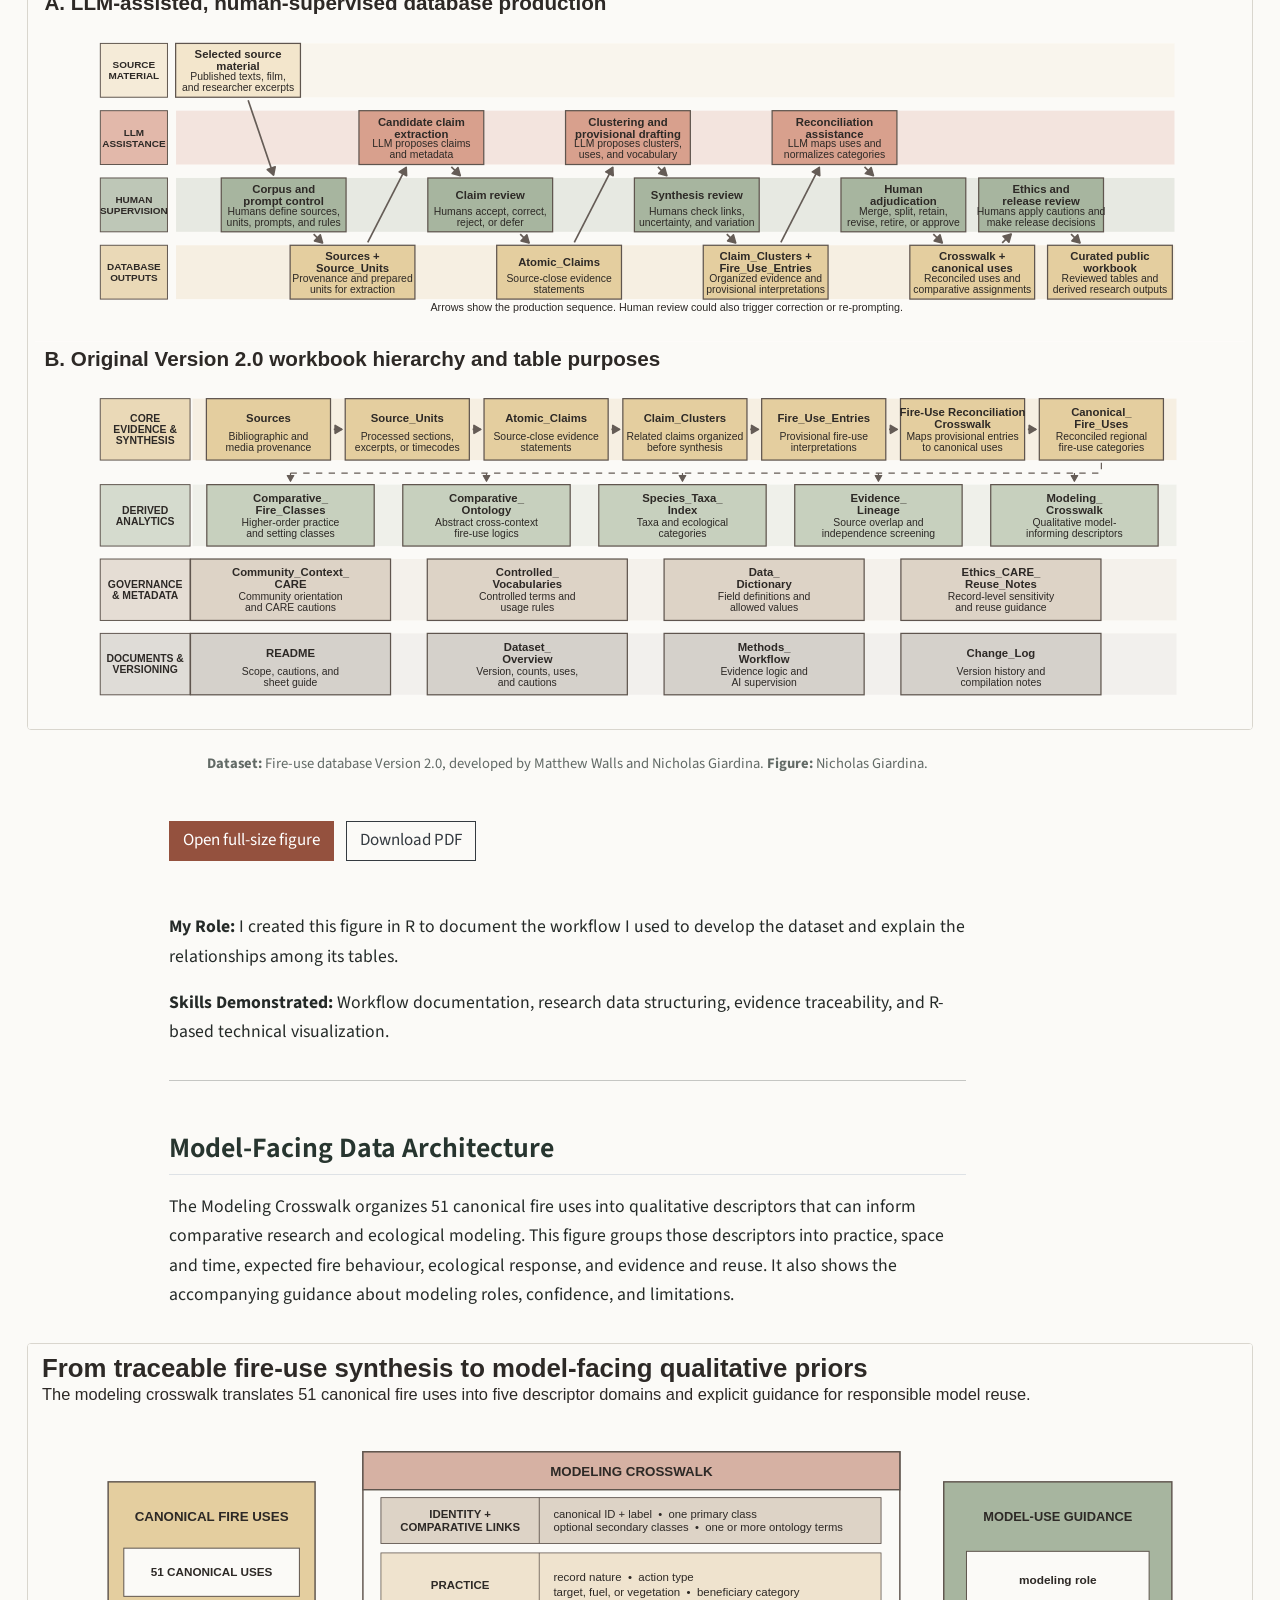
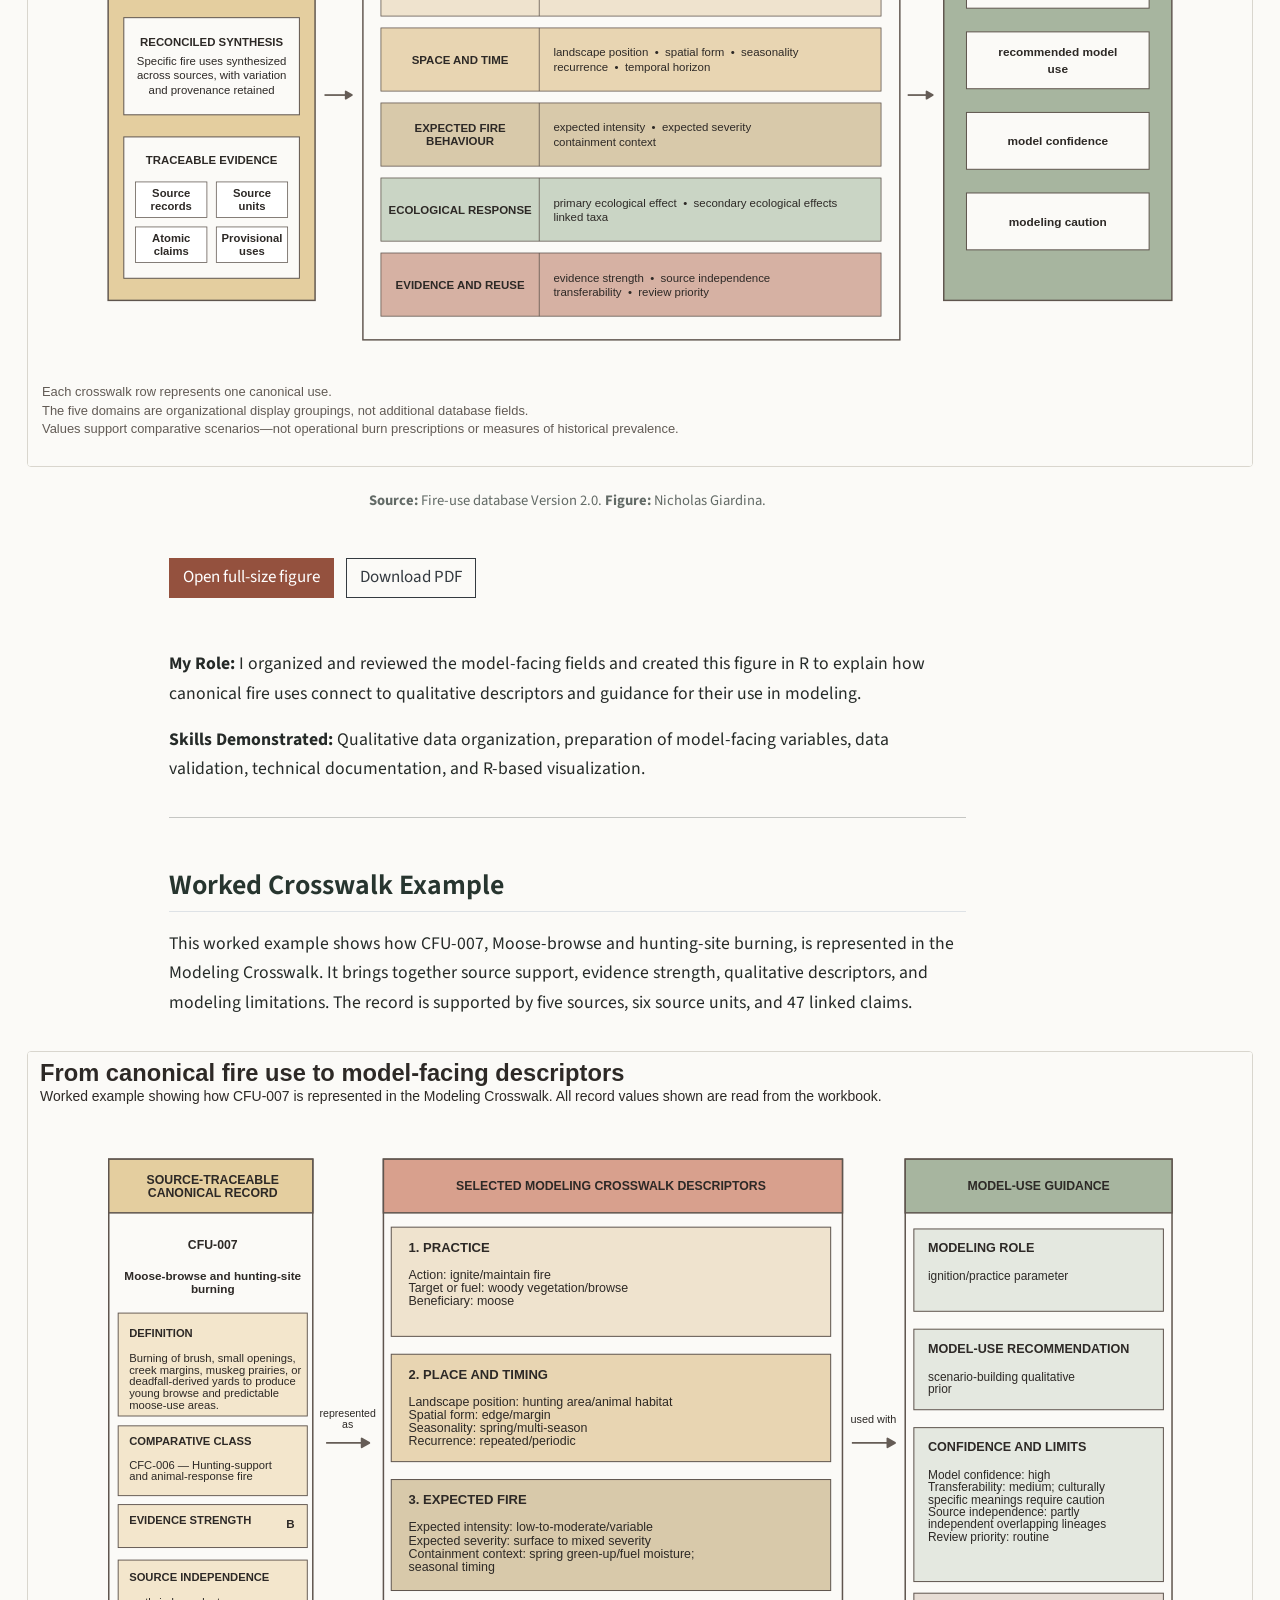
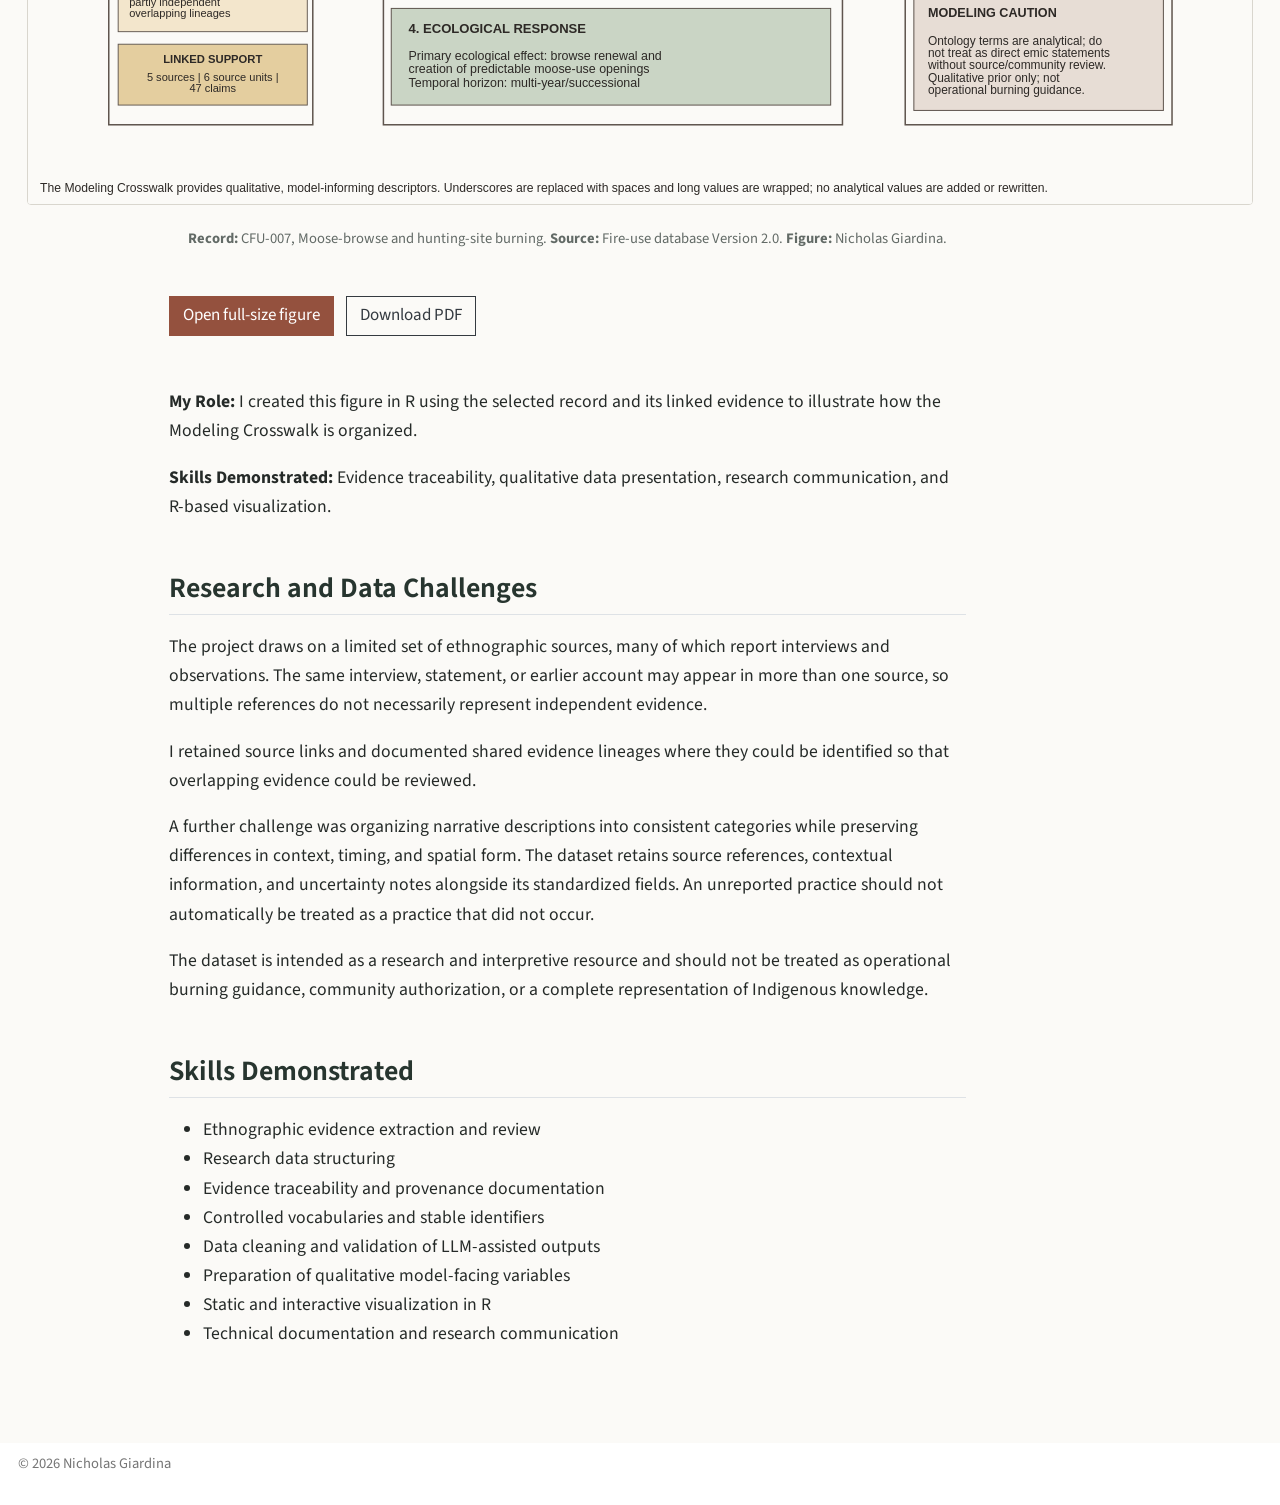
<file: docs/dataset.html>
<!DOCTYPE html>
<html xmlns="http://www.w3.org/1999/xhtml" lang="en" xml:lang="en"><head>

<meta charset="utf-8">
<meta name="generator" content="quarto-1.9.38">

<meta name="viewport" content="width=device-width, initial-scale=1.0, user-scalable=yes">


<title>Ethnographic Fire-Use Dataset – Nicholas Giardina</title>
<style>
/* Default styles provided by pandoc.
** See https://pandoc.org/MANUAL.html#variables-for-html for config info.
*/
code{white-space: pre-wrap;}
span.smallcaps{font-variant: small-caps;}
div.columns{display: flex; gap: min(4vw, 1.5em);}
div.column{flex: auto; overflow-x: auto;}
div.hanging-indent{margin-left: 1.5em; text-indent: -1.5em;}
ul.task-list{list-style: none;}
ul.task-list li input[type="checkbox"] {
  width: 0.8em;
  margin: 0 0.8em 0.2em -1em; /* quarto-specific, see https://github.com/quarto-dev/quarto-cli/issues/4556 */ 
  vertical-align: middle;
}
</style>


<script src="site_libs/quarto-nav/quarto-nav.js"></script>
<script src="site_libs/quarto-nav/headroom.min.js"></script>
<script src="site_libs/clipboard/clipboard.min.js"></script>
<script src="site_libs/quarto-search/autocomplete.umd.js"></script>
<script src="site_libs/quarto-search/fuse.min.js"></script>
<script src="site_libs/quarto-search/quarto-search.js"></script>
<meta name="quarto:offset" content="./">
<script src="site_libs/quarto-html/quarto.js" type="module"></script>
<script src="site_libs/quarto-html/tabsets/tabsets.js" type="module"></script>
<script src="site_libs/quarto-html/popper.min.js"></script>
<script src="site_libs/quarto-html/tippy.umd.min.js"></script>
<link href="site_libs/quarto-html/tippy.css" rel="stylesheet">
<link href="site_libs/quarto-html/quarto-syntax-highlighting-15634bcf2e68342d4ad2dfa704d543f6.css" rel="stylesheet" id="quarto-text-highlighting-styles">
<script src="site_libs/bootstrap/bootstrap.min.js"></script>
<link href="site_libs/bootstrap/bootstrap-icons.css" rel="stylesheet">
<link href="site_libs/bootstrap/bootstrap-e4b376ff6bc5f71f6061600b24376388.min.css" rel="stylesheet" append-hash="true" id="quarto-bootstrap" data-mode="light">
<script id="quarto-search-options" type="application/json">{
  "location": "navbar",
  "copy-button": false,
  "collapse-after": 3,
  "panel-placement": "end",
  "type": "overlay",
  "limit": 50,
  "keyboard-shortcut": [
    "f",
    "/",
    "s"
  ],
  "show-item-context": false,
  "language": {
    "search-no-results-text": "No results",
    "search-matching-documents-text": "matching documents",
    "search-copy-link-title": "Copy link to search",
    "search-hide-matches-text": "Hide additional matches",
    "search-more-match-text": "more match in this document",
    "search-more-matches-text": "more matches in this document",
    "search-clear-button-title": "Clear",
    "search-text-placeholder": "",
    "search-detached-cancel-button-title": "Cancel",
    "search-submit-button-title": "Submit",
    "search-label": "Search"
  }
}</script>


<link rel="stylesheet" href="styles.css">
</head>

<body class="nav-fixed quarto-light">

<div id="quarto-search-results"></div>
  <header id="quarto-header" class="headroom fixed-top">
    <nav class="navbar navbar-expand-lg " data-bs-theme="dark">
      <div class="navbar-container container-fluid">
      <div class="navbar-brand-container mx-auto">
    <a class="navbar-brand" href="./index.html">
    <span class="navbar-title">Nicholas Giardina</span>
    </a>
  </div>
            <div id="quarto-search" class="" title="Search"></div>
          <button class="navbar-toggler" type="button" data-bs-toggle="collapse" data-bs-target="#navbarCollapse" aria-controls="navbarCollapse" role="menu" aria-expanded="false" aria-label="Toggle navigation" onclick="if (window.quartoToggleHeadroom) { window.quartoToggleHeadroom(); }">
  <span class="navbar-toggler-icon"></span>
</button>
          <div class="collapse navbar-collapse" id="navbarCollapse">
            <ul class="navbar-nav navbar-nav-scroll me-auto">
  <li class="nav-item">
    <a class="nav-link" href="./index.html"> 
<span class="menu-text">Home</span></a>
  </li>  
  <li class="nav-item">
    <a class="nav-link active" href="./dataset.html" aria-current="page"> 
<span class="menu-text">Dataset</span></a>
  </li>  
  <li class="nav-item">
    <a class="nav-link" href="./visualizations.html"> 
<span class="menu-text">Visualizations</span></a>
  </li>  
  <li class="nav-item">
    <a class="nav-link" href="./maps.html"> 
<span class="menu-text">Mapping</span></a>
  </li>  
  <li class="nav-item">
    <a class="nav-link" href="./illustrations.html"> 
<span class="menu-text">Illustration</span></a>
  </li>  
  <li class="nav-item">
    <a class="nav-link" href="./about.html"> 
<span class="menu-text">About</span></a>
  </li>  
</ul>
          </div> <!-- /navcollapse -->
            <div class="quarto-navbar-tools">
</div>
      </div> <!-- /container-fluid -->
    </nav>
</header>
<!-- content -->
<div id="quarto-content" class="quarto-container page-columns page-rows-contents page-layout-full page-navbar">
<!-- sidebar -->
<!-- margin-sidebar -->
    
<!-- main -->
<main class="content page-columns page-full column-body" id="quarto-document-content">

<header id="title-block-header" class="quarto-title-block default">
<div class="quarto-title">
<h1 class="title">Ethnographic Fire-Use Dataset</h1>
</div>



<div class="quarto-title-meta column-body">

    
  
    
  </div>
  


</header>


<section id="project-overview" class="level2">
<h2 data-anchor-id="project-overview">Project Overview</h2>
<p>This project transforms information from ethnographic literature on Indigenous fire practices in northern Alberta into a structured, traceable dataset designed to inform ecological modeling while preserving links to source evidence and context.</p>
</section>
<section id="my-role" class="level2">
<h2 data-anchor-id="my-role">My Role</h2>
<p>Dr.&nbsp;Matthew Walls selected the source material for the project and helped lay out the initial workbook structure. I then processed those sources through the dataset-production workflow and developed, expanded, and revised the dataset across all of its versions.</p>
<p>My work included:</p>
<ul>
<li>Processing the selected ethnographic sources through the structured extraction workflow</li>
<li>Reviewing and organizing source material into source units</li>
<li>Extracting, correcting, and validating atomic claims</li>
<li>Organizing related claims into claim clusters and provisional fire-use entries</li>
<li>Reconciling related provisional entries into canonical fire uses</li>
<li>Expanding and refining relationships among the workbook’s tables</li>
<li>Developing and applying stable identifiers and controlled vocabularies</li>
<li>Connecting canonical fire uses with comparative classes, ontology terms, evidence lineages, and model-facing fields</li>
<li>Conducting data cleaning, link validation, consistency checking, and quality assurance</li>
<li>Creating static and interactive visualizations in R</li>
</ul>
<p>Throughout the creation and revision of the dataset, I used LLM assistance for structured rereading, candidate claim extraction, clustering, reconciliation, terminology normalization, and drafting. I reviewed, corrected, and validated the resulting records and determined how the extracted evidence was organized and linked within the dataset. The LLM was used as a research tool and was not treated as a source of evidence.</p>
</section>
<section id="dataset-structure" class="level2">
<h2 data-anchor-id="dataset-structure">Dataset Structure</h2>
<p>The dataset is organized as an Excel workbook with linked tables. Stable identifiers connect canonical fire uses to their supporting evidence, comparative categories, and model-facing descriptors, allowing readers to trace the connections between source material and the resulting records.</p>
<p>Version 2.0 contains 1,442 atomic claims, 311 claim clusters, 171 provisional fire-use entries, and 51 canonical fire uses across its linked tables.</p>
</section>
<section id="research-workflow-and-workbook-structure" class="level2 page-columns page-full">
<h2 data-anchor-id="research-workflow-and-workbook-structure">Research Workflow and Workbook Structure</h2>
<p>This figure summarizes the LLM-assisted workflow I used to create and refine the dataset across its versions. It also shows the organization and purpose of the tables in the current Version 2.0 workbook.</p>
<div class="column-screen-inset">
<p><a href="images/figures/fire-database-workflow.svg" target="_blank"><img src="images/figures/fire-database-workflow.svg" class="static-preview research-figure-preview img-fluid" alt="Two-panel diagram showing the human-supervised and LLM-assisted dataset development workflow and the Version 2.0 workbook structure"></a></p>
</div>
<div class="figure-note">
<p><strong>Dataset:</strong> Fire-use database Version 2.0, developed by Matthew Walls and Nicholas Giardina. <strong>Figure:</strong> Nicholas Giardina.</p>
</div>
<div class="portfolio-actions">
<p><a href="images/figures/fire-database-workflow.svg" class="btn btn-primary" target="_blank">Open full-size figure</a></p>
<p><a href="files/figures/fire-database-workflow.pdf" class="btn btn-outline-secondary" target="_blank">Download PDF</a></p>
</div>
<p><strong>My Role:</strong> I created this figure in R to document the workflow I used to develop the dataset and explain the relationships among its tables.</p>
<p><strong>Skills Demonstrated:</strong> Workflow documentation, research data structuring, evidence traceability, and R-based technical visualization.</p>
<hr>
</section>
<section id="model-facing-data-architecture" class="level2 page-columns page-full">
<h2 data-anchor-id="model-facing-data-architecture">Model-Facing Data Architecture</h2>
<p>The Modeling Crosswalk organizes 51 canonical fire uses into qualitative descriptors that can inform comparative research and ecological modeling. This figure groups those descriptors into practice, space and time, expected fire behaviour, ecological response, and evidence and reuse. It also shows the accompanying guidance about modeling roles, confidence, and limitations.</p>
<div class="column-screen-inset">
<p><a href="images/figures/model-facing-architecture.svg" target="_blank"><img src="images/figures/model-facing-architecture.svg" class="static-preview research-figure-preview img-fluid" alt="Diagram showing how 51 canonical fire uses connect through the Modeling Crosswalk to model-use guidance"></a></p>
</div>
<div class="figure-note">
<p><strong>Source:</strong> Fire-use database Version 2.0. <strong>Figure:</strong> Nicholas Giardina.</p>
</div>
<div class="portfolio-actions">
<p><a href="images/figures/model-facing-architecture.svg" class="btn btn-primary" target="_blank">Open full-size figure</a></p>
<p><a href="files/figures/model-facing-architecture.pdf" class="btn btn-outline-secondary" target="_blank">Download PDF</a></p>
</div>
<p><strong>My Role:</strong> I organized and reviewed the model-facing fields and created this figure in R to explain how canonical fire uses connect to qualitative descriptors and guidance for their use in modeling.</p>
<p><strong>Skills Demonstrated:</strong> Qualitative data organization, preparation of model-facing variables, data validation, technical documentation, and R-based visualization.</p>
<hr>
</section>
<section id="worked-crosswalk-example" class="level2 page-columns page-full">
<h2 data-anchor-id="worked-crosswalk-example">Worked Crosswalk Example</h2>
<p>This worked example shows how CFU-007, Moose-browse and hunting-site burning, is represented in the Modeling Crosswalk. It brings together source support, evidence strength, qualitative descriptors, and modeling limitations. The record is supported by five sources, six source units, and 47 linked claims.</p>
<div class="column-screen-inset">
<p><a href="images/figures/model-facing-example.svg" target="_blank"><img src="images/figures/model-facing-example.svg" class="static-preview research-figure-preview img-fluid" alt="Worked example showing how CFU-007 Moose-browse and hunting-site burning is represented using model-facing descriptors"></a></p>
</div>
<div class="figure-note">
<p><strong>Record:</strong> CFU-007, Moose-browse and hunting-site burning. <strong>Source:</strong> Fire-use database Version 2.0. <strong>Figure:</strong> Nicholas Giardina.</p>
</div>
<div class="portfolio-actions">
<p><a href="images/figures/model-facing-example.svg" class="btn btn-primary" target="_blank">Open full-size figure</a></p>
<p><a href="files/figures/model-facing-example.pdf" class="btn btn-outline-secondary" target="_blank">Download PDF</a></p>
</div>
<p><strong>My Role:</strong> I created this figure in R using the selected record and its linked evidence to illustrate how the Modeling Crosswalk is organized.</p>
<p><strong>Skills Demonstrated:</strong> Evidence traceability, qualitative data presentation, research communication, and R-based visualization.</p>
</section>
<section id="research-and-data-challenges" class="level2">
<h2 data-anchor-id="research-and-data-challenges">Research and Data Challenges</h2>
<p>The project draws on a limited set of ethnographic sources, many of which report interviews and observations. The same interview, statement, or earlier account may appear in more than one source, so multiple references do not necessarily represent independent evidence.</p>
<p>I retained source links and documented shared evidence lineages where they could be identified so that overlapping evidence could be reviewed.</p>
<p>A further challenge was organizing narrative descriptions into consistent categories while preserving differences in context, timing, and spatial form. The dataset retains source references, contextual information, and uncertainty notes alongside its standardized fields. An unreported practice should not automatically be treated as a practice that did not occur.</p>
<p>The dataset is intended as a research and interpretive resource and should not be treated as operational burning guidance, community authorization, or a complete representation of Indigenous knowledge.</p>
</section>
<section id="skills-demonstrated" class="level2">
<h2 data-anchor-id="skills-demonstrated">Skills Demonstrated</h2>
<ul>
<li>Ethnographic evidence extraction and review</li>
<li>Research data structuring</li>
<li>Evidence traceability and provenance documentation</li>
<li>Controlled vocabularies and stable identifiers</li>
<li>Data cleaning and validation of LLM-assisted outputs</li>
<li>Preparation of qualitative model-facing variables</li>
<li>Static and interactive visualization in R</li>
<li>Technical documentation and research communication</li>
</ul>


</section>

</main> <!-- /main -->
<script id="quarto-html-after-body" type="application/javascript">
  window.document.addEventListener("DOMContentLoaded", function (event) {
    const isCodeAnnotation = (el) => {
      for (const clz of el.classList) {
        if (clz.startsWith('code-annotation-')) {                     
          return true;
        }
      }
      return false;
    }
    const onCopySuccess = function(e) {
      // button target
      const button = e.trigger;
      // don't keep focus
      button.blur();
      // flash "checked"
      button.classList.add('code-copy-button-checked');
      var currentTitle = button.getAttribute("title");
      button.setAttribute("title", "Copied!");
      let tooltip;
      if (window.bootstrap) {
        button.setAttribute("data-bs-toggle", "tooltip");
        button.setAttribute("data-bs-placement", "left");
        button.setAttribute("data-bs-title", "Copied!");
        tooltip = new bootstrap.Tooltip(button, 
          { trigger: "manual", 
            customClass: "code-copy-button-tooltip",
            offset: [0, -8]});
        tooltip.show();    
      }
      setTimeout(function() {
        if (tooltip) {
          tooltip.hide();
          button.removeAttribute("data-bs-title");
          button.removeAttribute("data-bs-toggle");
          button.removeAttribute("data-bs-placement");
        }
        button.setAttribute("title", currentTitle);
        button.classList.remove('code-copy-button-checked');
      }, 1000);
      // clear code selection
      e.clearSelection();
    }
    const getTextToCopy = function(trigger) {
      const outerScaffold = trigger.parentElement.cloneNode(true);
      const codeEl = outerScaffold.querySelector('code');
      for (const childEl of codeEl.children) {
        if (isCodeAnnotation(childEl)) {
          childEl.remove();
        }
      }
      return codeEl.innerText;
    }
    const clipboard = new window.ClipboardJS('.code-copy-button:not([data-in-quarto-modal])', {
      text: getTextToCopy
    });
    clipboard.on('success', onCopySuccess);
    if (window.document.getElementById('quarto-embedded-source-code-modal')) {
      const clipboardModal = new window.ClipboardJS('.code-copy-button[data-in-quarto-modal]', {
        text: getTextToCopy,
        container: window.document.getElementById('quarto-embedded-source-code-modal')
      });
      clipboardModal.on('success', onCopySuccess);
    }
      var localhostRegex = new RegExp(/^(?:http|https):\/\/localhost\:?[0-9]*\//);
      var mailtoRegex = new RegExp(/^mailto:/);
        var filterRegex = new RegExp('/' + window.location.host + '/');
      var isInternal = (href) => {
          return filterRegex.test(href) || localhostRegex.test(href) || mailtoRegex.test(href);
      }
      // Inspect non-navigation links and adorn them if external
     var links = window.document.querySelectorAll('a[href]:not(.nav-link):not(.navbar-brand):not(.toc-action):not(.sidebar-link):not(.sidebar-item-toggle):not(.pagination-link):not(.no-external):not([aria-hidden]):not(.dropdown-item):not(.quarto-navigation-tool):not(.about-link)');
      for (var i=0; i<links.length; i++) {
        const link = links[i];
        if (!isInternal(link.href)) {
          // undo the damage that might have been done by quarto-nav.js in the case of
          // links that we want to consider external
          if (link.dataset.originalHref !== undefined) {
            link.href = link.dataset.originalHref;
          }
            // target, if specified
            link.setAttribute("target", "_blank");
            if (link.getAttribute("rel") === null) {
              link.setAttribute("rel", "noopener");
            }
        }
      }
    function tippyHover(el, contentFn, onTriggerFn, onUntriggerFn) {
      const config = {
        allowHTML: true,
        maxWidth: 500,
        delay: 100,
        arrow: false,
        appendTo: function(el) {
            return el.parentElement;
        },
        interactive: true,
        interactiveBorder: 10,
        theme: 'quarto',
        placement: 'bottom-start',
      };
      if (contentFn) {
        config.content = contentFn;
      }
      if (onTriggerFn) {
        config.onTrigger = onTriggerFn;
      }
      if (onUntriggerFn) {
        config.onUntrigger = onUntriggerFn;
      }
      window.tippy(el, config); 
    }
    const noterefs = window.document.querySelectorAll('a[role="doc-noteref"]');
    for (var i=0; i<noterefs.length; i++) {
      const ref = noterefs[i];
      tippyHover(ref, function() {
        // use id or data attribute instead here
        let href = ref.getAttribute('data-footnote-href') || ref.getAttribute('href');
        try { href = new URL(href).hash; } catch {}
        const id = href.replace(/^#\/?/, "");
        const note = window.document.getElementById(id);
        if (note) {
          return note.innerHTML;
        } else {
          return "";
        }
      });
    }
    const xrefs = window.document.querySelectorAll('a.quarto-xref');
    const processXRef = (id, note) => {
      // Strip column container classes
      const stripColumnClz = (el) => {
        el.classList.remove("page-full", "page-columns");
        if (el.children) {
          for (const child of el.children) {
            stripColumnClz(child);
          }
        }
      }
      stripColumnClz(note)
      if (id === null || id.startsWith('sec-')) {
        // Special case sections, only their first couple elements
        const container = document.createElement("div");
        if (note.children && note.children.length > 2) {
          container.appendChild(note.children[0].cloneNode(true));
          for (let i = 1; i < note.children.length; i++) {
            const child = note.children[i];
            if (child.tagName === "P" && child.innerText === "") {
              continue;
            } else {
              container.appendChild(child.cloneNode(true));
              break;
            }
          }
          if (window.Quarto?.typesetMath) {
            window.Quarto.typesetMath(container);
          }
          return container.innerHTML
        } else {
          if (window.Quarto?.typesetMath) {
            window.Quarto.typesetMath(note);
          }
          return note.innerHTML;
        }
      } else {
        // Remove any anchor links if they are present
        const anchorLink = note.querySelector('a.anchorjs-link');
        if (anchorLink) {
          anchorLink.remove();
        }
        if (window.Quarto?.typesetMath) {
          window.Quarto.typesetMath(note);
        }
        if (note.classList.contains("callout")) {
          return note.outerHTML;
        } else {
          return note.innerHTML;
        }
      }
    }
    for (var i=0; i<xrefs.length; i++) {
      const xref = xrefs[i];
      tippyHover(xref, undefined, function(instance) {
        instance.disable();
        let url = xref.getAttribute('href');
        let hash = undefined; 
        if (url.startsWith('#')) {
          hash = url;
        } else {
          try { hash = new URL(url).hash; } catch {}
        }
        if (hash) {
          const id = hash.replace(/^#\/?/, "");
          const note = window.document.getElementById(id);
          if (note !== null) {
            try {
              const html = processXRef(id, note.cloneNode(true));
              instance.setContent(html);
            } finally {
              instance.enable();
              instance.show();
            }
          } else {
            // See if we can fetch this
            fetch(url.split('#')[0])
            .then(res => res.text())
            .then(html => {
              const parser = new DOMParser();
              const htmlDoc = parser.parseFromString(html, "text/html");
              const note = htmlDoc.getElementById(id);
              if (note !== null) {
                const html = processXRef(id, note);
                instance.setContent(html);
              } 
            }).finally(() => {
              instance.enable();
              instance.show();
            });
          }
        } else {
          // See if we can fetch a full url (with no hash to target)
          // This is a special case and we should probably do some content thinning / targeting
          fetch(url)
          .then(res => res.text())
          .then(html => {
            const parser = new DOMParser();
            const htmlDoc = parser.parseFromString(html, "text/html");
            const note = htmlDoc.querySelector('main.content');
            if (note !== null) {
              // This should only happen for chapter cross references
              // (since there is no id in the URL)
              // remove the first header
              if (note.children.length > 0 && note.children[0].tagName === "HEADER") {
                note.children[0].remove();
              }
              const html = processXRef(null, note);
              instance.setContent(html);
            } 
          }).finally(() => {
            instance.enable();
            instance.show();
          });
        }
      }, function(instance) {
      });
    }
        let selectedAnnoteEl;
        const selectorForAnnotation = ( cell, annotation) => {
          let cellAttr = 'data-code-cell="' + cell + '"';
          let lineAttr = 'data-code-annotation="' +  annotation + '"';
          const selector = 'span[' + cellAttr + '][' + lineAttr + ']';
          return selector;
        }
        const selectCodeLines = (annoteEl) => {
          const doc = window.document;
          const targetCell = annoteEl.getAttribute("data-target-cell");
          const targetAnnotation = annoteEl.getAttribute("data-target-annotation");
          const annoteSpan = window.document.querySelector(selectorForAnnotation(targetCell, targetAnnotation));
          const lines = annoteSpan.getAttribute("data-code-lines").split(",");
          const lineIds = lines.map((line) => {
            return targetCell + "-" + line;
          })
          let top = null;
          let height = null;
          let parent = null;
          if (lineIds.length > 0) {
              //compute the position of the single el (top and bottom and make a div)
              const el = window.document.getElementById(lineIds[0]);
              top = el.offsetTop;
              height = el.offsetHeight;
              parent = el.parentElement.parentElement;
            if (lineIds.length > 1) {
              const lastEl = window.document.getElementById(lineIds[lineIds.length - 1]);
              const bottom = lastEl.offsetTop + lastEl.offsetHeight;
              height = bottom - top;
            }
            if (top !== null && height !== null && parent !== null) {
              // cook up a div (if necessary) and position it 
              let div = window.document.getElementById("code-annotation-line-highlight");
              if (div === null) {
                div = window.document.createElement("div");
                div.setAttribute("id", "code-annotation-line-highlight");
                div.style.position = 'absolute';
                parent.appendChild(div);
              }
              div.style.top = top - 2 + "px";
              div.style.height = height + 4 + "px";
              div.style.left = 0;
              let gutterDiv = window.document.getElementById("code-annotation-line-highlight-gutter");
              if (gutterDiv === null) {
                gutterDiv = window.document.createElement("div");
                gutterDiv.setAttribute("id", "code-annotation-line-highlight-gutter");
                gutterDiv.style.position = 'absolute';
                const codeCell = window.document.getElementById(targetCell);
                const gutter = codeCell.querySelector('.code-annotation-gutter');
                gutter.appendChild(gutterDiv);
              }
              gutterDiv.style.top = top - 2 + "px";
              gutterDiv.style.height = height + 4 + "px";
            }
            selectedAnnoteEl = annoteEl;
          }
        };
        const unselectCodeLines = () => {
          const elementsIds = ["code-annotation-line-highlight", "code-annotation-line-highlight-gutter"];
          elementsIds.forEach((elId) => {
            const div = window.document.getElementById(elId);
            if (div) {
              div.remove();
            }
          });
          selectedAnnoteEl = undefined;
        };
          // Handle positioning of the toggle
      window.addEventListener(
        "resize",
        throttle(() => {
          elRect = undefined;
          if (selectedAnnoteEl) {
            selectCodeLines(selectedAnnoteEl);
          }
        }, 10)
      );
      function throttle(fn, ms) {
      let throttle = false;
      let timer;
        return (...args) => {
          if(!throttle) { // first call gets through
              fn.apply(this, args);
              throttle = true;
          } else { // all the others get throttled
              if(timer) clearTimeout(timer); // cancel #2
              timer = setTimeout(() => {
                fn.apply(this, args);
                timer = throttle = false;
              }, ms);
          }
        };
      }
        // Attach click handler to the DT
        const annoteDls = window.document.querySelectorAll('dt[data-target-cell]');
        for (const annoteDlNode of annoteDls) {
          annoteDlNode.addEventListener('click', (event) => {
            const clickedEl = event.target;
            if (clickedEl !== selectedAnnoteEl) {
              unselectCodeLines();
              const activeEl = window.document.querySelector('dt[data-target-cell].code-annotation-active');
              if (activeEl) {
                activeEl.classList.remove('code-annotation-active');
              }
              selectCodeLines(clickedEl);
              clickedEl.classList.add('code-annotation-active');
            } else {
              // Unselect the line
              unselectCodeLines();
              clickedEl.classList.remove('code-annotation-active');
            }
          });
        }
    const findCites = (el) => {
      const parentEl = el.parentElement;
      if (parentEl) {
        const cites = parentEl.dataset.cites;
        if (cites) {
          return {
            el,
            cites: cites.split(' ')
          };
        } else {
          return findCites(el.parentElement)
        }
      } else {
        return undefined;
      }
    };
    var bibliorefs = window.document.querySelectorAll('a[role="doc-biblioref"]');
    for (var i=0; i<bibliorefs.length; i++) {
      const ref = bibliorefs[i];
      const citeInfo = findCites(ref);
      if (citeInfo) {
        tippyHover(citeInfo.el, function() {
          var popup = window.document.createElement('div');
          citeInfo.cites.forEach(function(cite) {
            var citeDiv = window.document.createElement('div');
            citeDiv.classList.add('hanging-indent');
            citeDiv.classList.add('csl-entry');
            var biblioDiv = window.document.getElementById('ref-' + cite);
            if (biblioDiv) {
              citeDiv.innerHTML = biblioDiv.innerHTML;
            }
            popup.appendChild(citeDiv);
          });
          return popup.innerHTML;
        });
      }
    }
  });
  </script>
</div> <!-- /content -->
<footer class="footer">
  <div class="nav-footer">
    <div class="nav-footer-left">
<p>© 2026 Nicholas Giardina</p>
</div>   
    <div class="nav-footer-center">
      &nbsp;
    </div>
    <div class="nav-footer-right">
      &nbsp;
    </div>
  </div>
</footer>




</body></html>
</file>
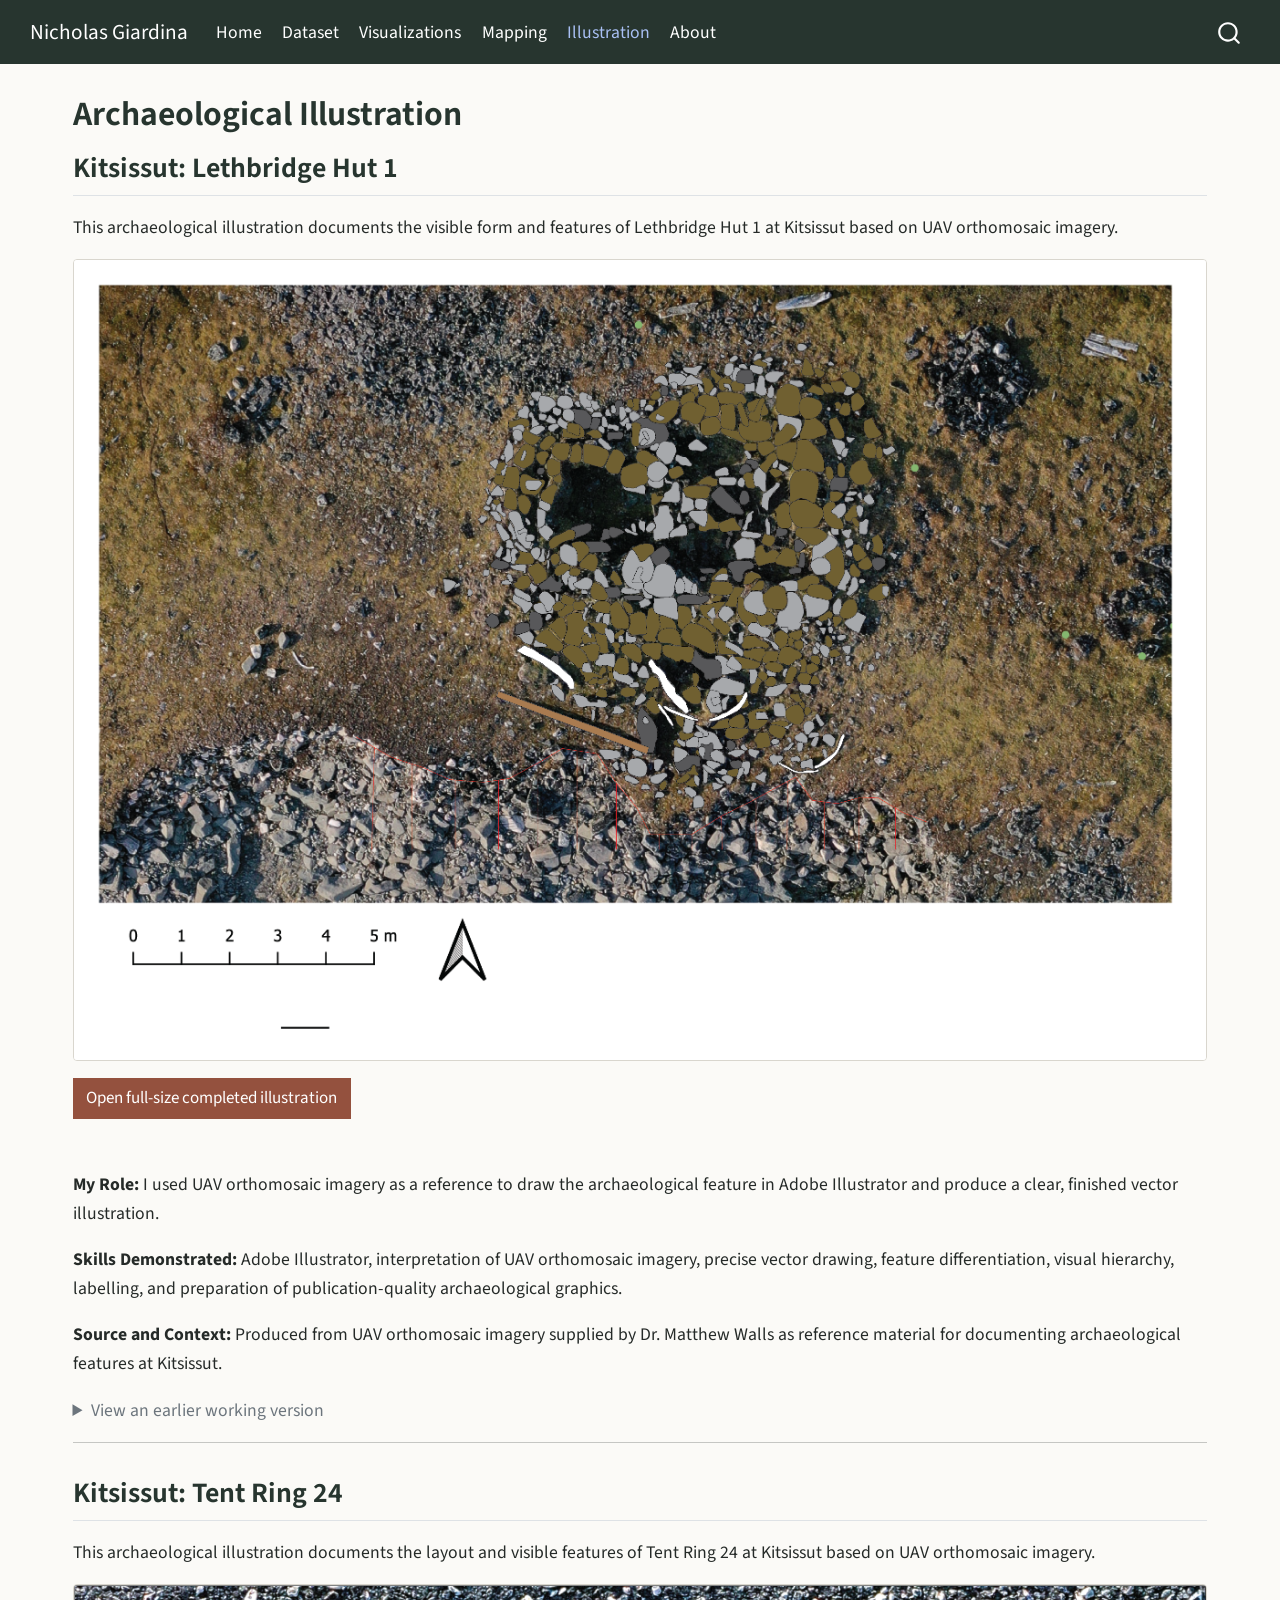
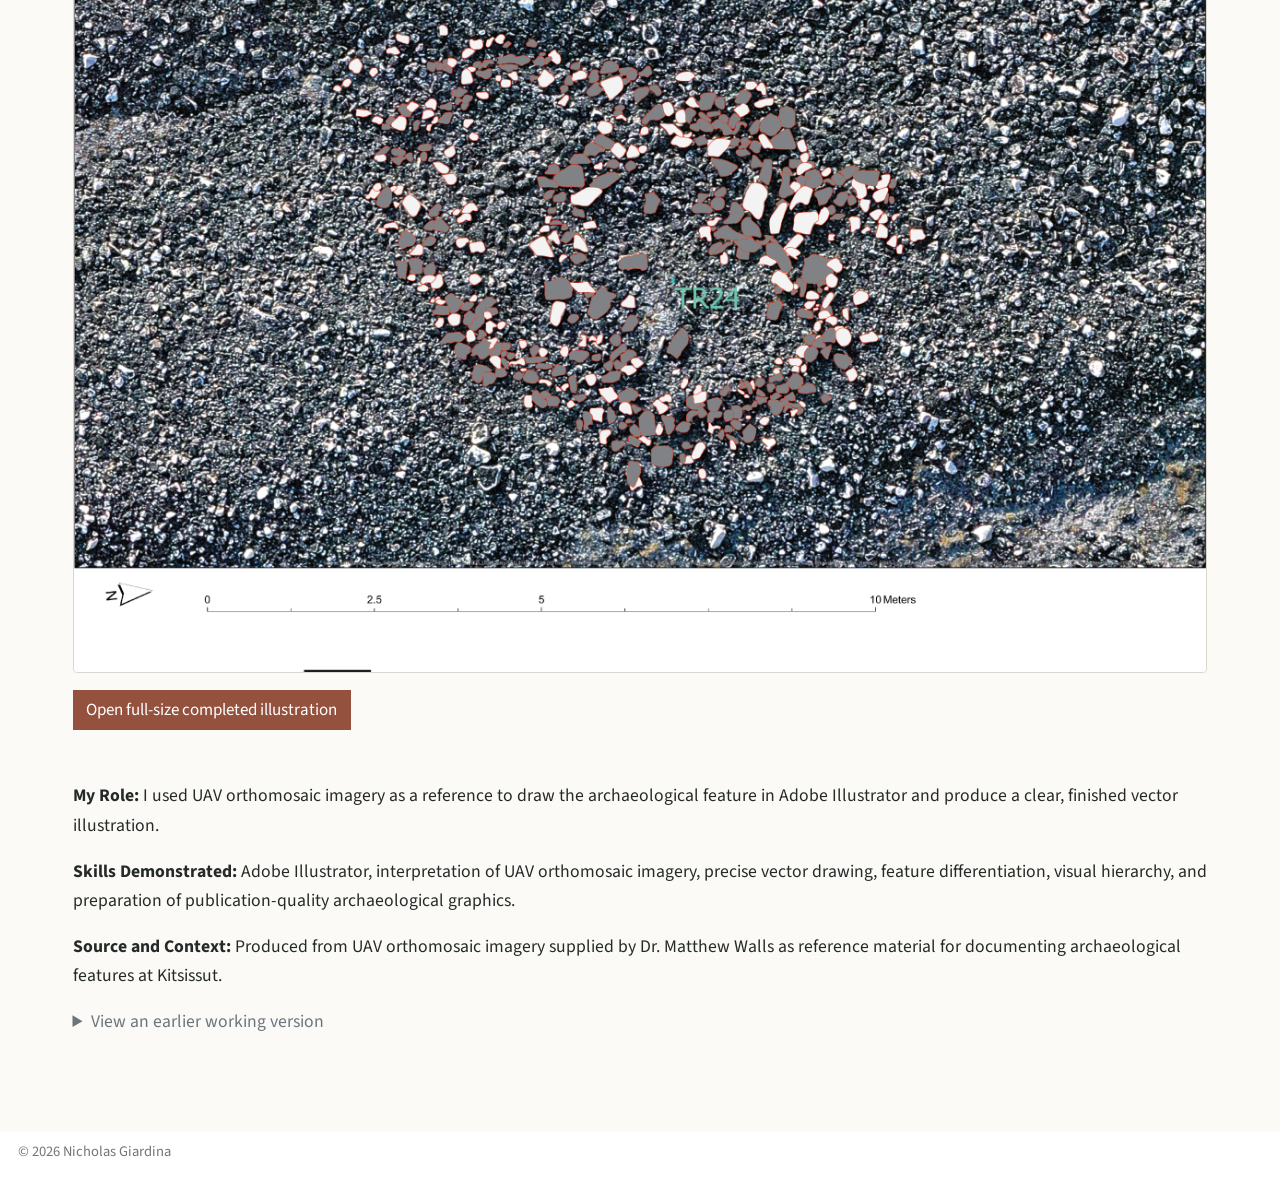
<file: docs/illustrations.html>
<!DOCTYPE html>
<html xmlns="http://www.w3.org/1999/xhtml" lang="en" xml:lang="en"><head>

<meta charset="utf-8">
<meta name="generator" content="quarto-1.9.38">

<meta name="viewport" content="width=device-width, initial-scale=1.0, user-scalable=yes">


<title>Archaeological Illustration – Nicholas Giardina</title>
<style>
/* Default styles provided by pandoc.
** See https://pandoc.org/MANUAL.html#variables-for-html for config info.
*/
code{white-space: pre-wrap;}
span.smallcaps{font-variant: small-caps;}
div.columns{display: flex; gap: min(4vw, 1.5em);}
div.column{flex: auto; overflow-x: auto;}
div.hanging-indent{margin-left: 1.5em; text-indent: -1.5em;}
ul.task-list{list-style: none;}
ul.task-list li input[type="checkbox"] {
  width: 0.8em;
  margin: 0 0.8em 0.2em -1em; /* quarto-specific, see https://github.com/quarto-dev/quarto-cli/issues/4556 */ 
  vertical-align: middle;
}
</style>


<script src="site_libs/quarto-nav/quarto-nav.js"></script>
<script src="site_libs/quarto-nav/headroom.min.js"></script>
<script src="site_libs/clipboard/clipboard.min.js"></script>
<script src="site_libs/quarto-search/autocomplete.umd.js"></script>
<script src="site_libs/quarto-search/fuse.min.js"></script>
<script src="site_libs/quarto-search/quarto-search.js"></script>
<meta name="quarto:offset" content="./">
<script src="site_libs/quarto-html/quarto.js" type="module"></script>
<script src="site_libs/quarto-html/tabsets/tabsets.js" type="module"></script>
<script src="site_libs/quarto-html/popper.min.js"></script>
<script src="site_libs/quarto-html/tippy.umd.min.js"></script>
<link href="site_libs/quarto-html/tippy.css" rel="stylesheet">
<link href="site_libs/quarto-html/quarto-syntax-highlighting-15634bcf2e68342d4ad2dfa704d543f6.css" rel="stylesheet" id="quarto-text-highlighting-styles">
<script src="site_libs/bootstrap/bootstrap.min.js"></script>
<link href="site_libs/bootstrap/bootstrap-icons.css" rel="stylesheet">
<link href="site_libs/bootstrap/bootstrap-e4b376ff6bc5f71f6061600b24376388.min.css" rel="stylesheet" append-hash="true" id="quarto-bootstrap" data-mode="light">
<script id="quarto-search-options" type="application/json">{
  "location": "navbar",
  "copy-button": false,
  "collapse-after": 3,
  "panel-placement": "end",
  "type": "overlay",
  "limit": 50,
  "keyboard-shortcut": [
    "f",
    "/",
    "s"
  ],
  "show-item-context": false,
  "language": {
    "search-no-results-text": "No results",
    "search-matching-documents-text": "matching documents",
    "search-copy-link-title": "Copy link to search",
    "search-hide-matches-text": "Hide additional matches",
    "search-more-match-text": "more match in this document",
    "search-more-matches-text": "more matches in this document",
    "search-clear-button-title": "Clear",
    "search-text-placeholder": "",
    "search-detached-cancel-button-title": "Cancel",
    "search-submit-button-title": "Submit",
    "search-label": "Search"
  }
}</script>


<link rel="stylesheet" href="styles.css">
</head>

<body class="nav-fixed quarto-light">

<div id="quarto-search-results"></div>
  <header id="quarto-header" class="headroom fixed-top">
    <nav class="navbar navbar-expand-lg " data-bs-theme="dark">
      <div class="navbar-container container-fluid">
      <div class="navbar-brand-container mx-auto">
    <a class="navbar-brand" href="./index.html">
    <span class="navbar-title">Nicholas Giardina</span>
    </a>
  </div>
            <div id="quarto-search" class="" title="Search"></div>
          <button class="navbar-toggler" type="button" data-bs-toggle="collapse" data-bs-target="#navbarCollapse" aria-controls="navbarCollapse" role="menu" aria-expanded="false" aria-label="Toggle navigation" onclick="if (window.quartoToggleHeadroom) { window.quartoToggleHeadroom(); }">
  <span class="navbar-toggler-icon"></span>
</button>
          <div class="collapse navbar-collapse" id="navbarCollapse">
            <ul class="navbar-nav navbar-nav-scroll me-auto">
  <li class="nav-item">
    <a class="nav-link" href="./index.html"> 
<span class="menu-text">Home</span></a>
  </li>  
  <li class="nav-item">
    <a class="nav-link" href="./dataset.html"> 
<span class="menu-text">Dataset</span></a>
  </li>  
  <li class="nav-item">
    <a class="nav-link" href="./visualizations.html"> 
<span class="menu-text">Visualizations</span></a>
  </li>  
  <li class="nav-item">
    <a class="nav-link" href="./maps.html"> 
<span class="menu-text">Mapping</span></a>
  </li>  
  <li class="nav-item">
    <a class="nav-link active" href="./illustrations.html" aria-current="page"> 
<span class="menu-text">Illustration</span></a>
  </li>  
  <li class="nav-item">
    <a class="nav-link" href="./about.html"> 
<span class="menu-text">About</span></a>
  </li>  
</ul>
          </div> <!-- /navcollapse -->
            <div class="quarto-navbar-tools">
</div>
      </div> <!-- /container-fluid -->
    </nav>
</header>
<!-- content -->
<div id="quarto-content" class="quarto-container page-columns page-rows-contents page-layout-full page-navbar">
<!-- sidebar -->
<!-- margin-sidebar -->
    
<!-- main -->
<main class="content column-page" id="quarto-document-content">

<header id="title-block-header" class="quarto-title-block default">
<div class="quarto-title">
<h1 class="title">Archaeological Illustration</h1>
</div>



<div class="quarto-title-meta column-page">

    
  
    
  </div>
  


</header>


<section id="kitsissut-lethbridge-hut-1" class="level2">
<h2 data-anchor-id="kitsissut-lethbridge-hut-1">Kitsissut: Lethbridge Hut 1</h2>
<p>This archaeological illustration documents the visible form and features of Lethbridge Hut 1 at Kitsissut based on UAV orthomosaic imagery.</p>
<p><a href="images/illustrations/lethbridge-hut-1-final.png" target="_blank"><img src="images/illustrations/lethbridge-hut-1-final.png" class="static-preview illustration-preview img-fluid" alt="Completed archaeological illustration of Lethbridge Hut 1 at Kitsissut, based on UAV orthomosaic imagery"></a></p>
<div class="portfolio-actions">
<p><a href="images/illustrations/lethbridge-hut-1-final.png" class="btn btn-primary" target="_blank">Open full-size completed illustration</a></p>
</div>
<p><strong>My Role:</strong> I used UAV orthomosaic imagery as a reference to draw the archaeological feature in Adobe Illustrator and produce a clear, finished vector illustration.</p>
<p><strong>Skills Demonstrated:</strong> Adobe Illustrator, interpretation of UAV orthomosaic imagery, precise vector drawing, feature differentiation, visual hierarchy, labelling, and preparation of publication-quality archaeological graphics.</p>
<p><strong>Source and Context:</strong> Produced from UAV orthomosaic imagery supplied by Dr.&nbsp;Matthew Walls as reference material for documenting archaeological features at Kitsissut.</p>
<details class="process-version">
<summary>
View an earlier working version
</summary>
<p>
<a href="files/illustrations/process/lethbridge-hut-1-before.pdf" target="_blank" rel="noopener"> Open earlier working version (PDF) </a>
</p>
</details>
<hr>
</section>
<section id="kitsissut-tent-ring-24" class="level2">
<h2 data-anchor-id="kitsissut-tent-ring-24">Kitsissut: Tent Ring 24</h2>
<p>This archaeological illustration documents the layout and visible features of Tent Ring 24 at Kitsissut based on UAV orthomosaic imagery.</p>
<p><a href="images/illustrations/tent-ring-24-final.png" target="_blank"><img src="images/illustrations/tent-ring-24-final.png" class="static-preview illustration-preview img-fluid" alt="Completed archaeological illustration of Tent Ring 24 at Kitsissut, based on UAV orthomosaic imagery"></a></p>
<div class="portfolio-actions">
<p><a href="images/illustrations/tent-ring-24-final.png" class="btn btn-primary" target="_blank">Open full-size completed illustration</a></p>
</div>
<p><strong>My Role:</strong> I used UAV orthomosaic imagery as a reference to draw the archaeological feature in Adobe Illustrator and produce a clear, finished vector illustration.</p>
<p><strong>Skills Demonstrated:</strong> Adobe Illustrator, interpretation of UAV orthomosaic imagery, precise vector drawing, feature differentiation, visual hierarchy, and preparation of publication-quality archaeological graphics.</p>
<p><strong>Source and Context:</strong> Produced from UAV orthomosaic imagery supplied by Dr.&nbsp;Matthew Walls as reference material for documenting archaeological features at Kitsissut.</p>
<details class="process-version">
<summary>
View an earlier working version
</summary>
<p>
<a href="images/illustrations/process/tent-ring-24-before.jpg" target="_blank" rel="noopener"> Open earlier working version (JPEG) </a>
</p>
</details>


</section>

</main> <!-- /main -->
<script id="quarto-html-after-body" type="application/javascript">
  window.document.addEventListener("DOMContentLoaded", function (event) {
    const isCodeAnnotation = (el) => {
      for (const clz of el.classList) {
        if (clz.startsWith('code-annotation-')) {                     
          return true;
        }
      }
      return false;
    }
    const onCopySuccess = function(e) {
      // button target
      const button = e.trigger;
      // don't keep focus
      button.blur();
      // flash "checked"
      button.classList.add('code-copy-button-checked');
      var currentTitle = button.getAttribute("title");
      button.setAttribute("title", "Copied!");
      let tooltip;
      if (window.bootstrap) {
        button.setAttribute("data-bs-toggle", "tooltip");
        button.setAttribute("data-bs-placement", "left");
        button.setAttribute("data-bs-title", "Copied!");
        tooltip = new bootstrap.Tooltip(button, 
          { trigger: "manual", 
            customClass: "code-copy-button-tooltip",
            offset: [0, -8]});
        tooltip.show();    
      }
      setTimeout(function() {
        if (tooltip) {
          tooltip.hide();
          button.removeAttribute("data-bs-title");
          button.removeAttribute("data-bs-toggle");
          button.removeAttribute("data-bs-placement");
        }
        button.setAttribute("title", currentTitle);
        button.classList.remove('code-copy-button-checked');
      }, 1000);
      // clear code selection
      e.clearSelection();
    }
    const getTextToCopy = function(trigger) {
      const outerScaffold = trigger.parentElement.cloneNode(true);
      const codeEl = outerScaffold.querySelector('code');
      for (const childEl of codeEl.children) {
        if (isCodeAnnotation(childEl)) {
          childEl.remove();
        }
      }
      return codeEl.innerText;
    }
    const clipboard = new window.ClipboardJS('.code-copy-button:not([data-in-quarto-modal])', {
      text: getTextToCopy
    });
    clipboard.on('success', onCopySuccess);
    if (window.document.getElementById('quarto-embedded-source-code-modal')) {
      const clipboardModal = new window.ClipboardJS('.code-copy-button[data-in-quarto-modal]', {
        text: getTextToCopy,
        container: window.document.getElementById('quarto-embedded-source-code-modal')
      });
      clipboardModal.on('success', onCopySuccess);
    }
      var localhostRegex = new RegExp(/^(?:http|https):\/\/localhost\:?[0-9]*\//);
      var mailtoRegex = new RegExp(/^mailto:/);
        var filterRegex = new RegExp('/' + window.location.host + '/');
      var isInternal = (href) => {
          return filterRegex.test(href) || localhostRegex.test(href) || mailtoRegex.test(href);
      }
      // Inspect non-navigation links and adorn them if external
     var links = window.document.querySelectorAll('a[href]:not(.nav-link):not(.navbar-brand):not(.toc-action):not(.sidebar-link):not(.sidebar-item-toggle):not(.pagination-link):not(.no-external):not([aria-hidden]):not(.dropdown-item):not(.quarto-navigation-tool):not(.about-link)');
      for (var i=0; i<links.length; i++) {
        const link = links[i];
        if (!isInternal(link.href)) {
          // undo the damage that might have been done by quarto-nav.js in the case of
          // links that we want to consider external
          if (link.dataset.originalHref !== undefined) {
            link.href = link.dataset.originalHref;
          }
            // target, if specified
            link.setAttribute("target", "_blank");
            if (link.getAttribute("rel") === null) {
              link.setAttribute("rel", "noopener");
            }
        }
      }
    function tippyHover(el, contentFn, onTriggerFn, onUntriggerFn) {
      const config = {
        allowHTML: true,
        maxWidth: 500,
        delay: 100,
        arrow: false,
        appendTo: function(el) {
            return el.parentElement;
        },
        interactive: true,
        interactiveBorder: 10,
        theme: 'quarto',
        placement: 'bottom-start',
      };
      if (contentFn) {
        config.content = contentFn;
      }
      if (onTriggerFn) {
        config.onTrigger = onTriggerFn;
      }
      if (onUntriggerFn) {
        config.onUntrigger = onUntriggerFn;
      }
      window.tippy(el, config); 
    }
    const noterefs = window.document.querySelectorAll('a[role="doc-noteref"]');
    for (var i=0; i<noterefs.length; i++) {
      const ref = noterefs[i];
      tippyHover(ref, function() {
        // use id or data attribute instead here
        let href = ref.getAttribute('data-footnote-href') || ref.getAttribute('href');
        try { href = new URL(href).hash; } catch {}
        const id = href.replace(/^#\/?/, "");
        const note = window.document.getElementById(id);
        if (note) {
          return note.innerHTML;
        } else {
          return "";
        }
      });
    }
    const xrefs = window.document.querySelectorAll('a.quarto-xref');
    const processXRef = (id, note) => {
      // Strip column container classes
      const stripColumnClz = (el) => {
        el.classList.remove("page-full", "page-columns");
        if (el.children) {
          for (const child of el.children) {
            stripColumnClz(child);
          }
        }
      }
      stripColumnClz(note)
      if (id === null || id.startsWith('sec-')) {
        // Special case sections, only their first couple elements
        const container = document.createElement("div");
        if (note.children && note.children.length > 2) {
          container.appendChild(note.children[0].cloneNode(true));
          for (let i = 1; i < note.children.length; i++) {
            const child = note.children[i];
            if (child.tagName === "P" && child.innerText === "") {
              continue;
            } else {
              container.appendChild(child.cloneNode(true));
              break;
            }
          }
          if (window.Quarto?.typesetMath) {
            window.Quarto.typesetMath(container);
          }
          return container.innerHTML
        } else {
          if (window.Quarto?.typesetMath) {
            window.Quarto.typesetMath(note);
          }
          return note.innerHTML;
        }
      } else {
        // Remove any anchor links if they are present
        const anchorLink = note.querySelector('a.anchorjs-link');
        if (anchorLink) {
          anchorLink.remove();
        }
        if (window.Quarto?.typesetMath) {
          window.Quarto.typesetMath(note);
        }
        if (note.classList.contains("callout")) {
          return note.outerHTML;
        } else {
          return note.innerHTML;
        }
      }
    }
    for (var i=0; i<xrefs.length; i++) {
      const xref = xrefs[i];
      tippyHover(xref, undefined, function(instance) {
        instance.disable();
        let url = xref.getAttribute('href');
        let hash = undefined; 
        if (url.startsWith('#')) {
          hash = url;
        } else {
          try { hash = new URL(url).hash; } catch {}
        }
        if (hash) {
          const id = hash.replace(/^#\/?/, "");
          const note = window.document.getElementById(id);
          if (note !== null) {
            try {
              const html = processXRef(id, note.cloneNode(true));
              instance.setContent(html);
            } finally {
              instance.enable();
              instance.show();
            }
          } else {
            // See if we can fetch this
            fetch(url.split('#')[0])
            .then(res => res.text())
            .then(html => {
              const parser = new DOMParser();
              const htmlDoc = parser.parseFromString(html, "text/html");
              const note = htmlDoc.getElementById(id);
              if (note !== null) {
                const html = processXRef(id, note);
                instance.setContent(html);
              } 
            }).finally(() => {
              instance.enable();
              instance.show();
            });
          }
        } else {
          // See if we can fetch a full url (with no hash to target)
          // This is a special case and we should probably do some content thinning / targeting
          fetch(url)
          .then(res => res.text())
          .then(html => {
            const parser = new DOMParser();
            const htmlDoc = parser.parseFromString(html, "text/html");
            const note = htmlDoc.querySelector('main.content');
            if (note !== null) {
              // This should only happen for chapter cross references
              // (since there is no id in the URL)
              // remove the first header
              if (note.children.length > 0 && note.children[0].tagName === "HEADER") {
                note.children[0].remove();
              }
              const html = processXRef(null, note);
              instance.setContent(html);
            } 
          }).finally(() => {
            instance.enable();
            instance.show();
          });
        }
      }, function(instance) {
      });
    }
        let selectedAnnoteEl;
        const selectorForAnnotation = ( cell, annotation) => {
          let cellAttr = 'data-code-cell="' + cell + '"';
          let lineAttr = 'data-code-annotation="' +  annotation + '"';
          const selector = 'span[' + cellAttr + '][' + lineAttr + ']';
          return selector;
        }
        const selectCodeLines = (annoteEl) => {
          const doc = window.document;
          const targetCell = annoteEl.getAttribute("data-target-cell");
          const targetAnnotation = annoteEl.getAttribute("data-target-annotation");
          const annoteSpan = window.document.querySelector(selectorForAnnotation(targetCell, targetAnnotation));
          const lines = annoteSpan.getAttribute("data-code-lines").split(",");
          const lineIds = lines.map((line) => {
            return targetCell + "-" + line;
          })
          let top = null;
          let height = null;
          let parent = null;
          if (lineIds.length > 0) {
              //compute the position of the single el (top and bottom and make a div)
              const el = window.document.getElementById(lineIds[0]);
              top = el.offsetTop;
              height = el.offsetHeight;
              parent = el.parentElement.parentElement;
            if (lineIds.length > 1) {
              const lastEl = window.document.getElementById(lineIds[lineIds.length - 1]);
              const bottom = lastEl.offsetTop + lastEl.offsetHeight;
              height = bottom - top;
            }
            if (top !== null && height !== null && parent !== null) {
              // cook up a div (if necessary) and position it 
              let div = window.document.getElementById("code-annotation-line-highlight");
              if (div === null) {
                div = window.document.createElement("div");
                div.setAttribute("id", "code-annotation-line-highlight");
                div.style.position = 'absolute';
                parent.appendChild(div);
              }
              div.style.top = top - 2 + "px";
              div.style.height = height + 4 + "px";
              div.style.left = 0;
              let gutterDiv = window.document.getElementById("code-annotation-line-highlight-gutter");
              if (gutterDiv === null) {
                gutterDiv = window.document.createElement("div");
                gutterDiv.setAttribute("id", "code-annotation-line-highlight-gutter");
                gutterDiv.style.position = 'absolute';
                const codeCell = window.document.getElementById(targetCell);
                const gutter = codeCell.querySelector('.code-annotation-gutter');
                gutter.appendChild(gutterDiv);
              }
              gutterDiv.style.top = top - 2 + "px";
              gutterDiv.style.height = height + 4 + "px";
            }
            selectedAnnoteEl = annoteEl;
          }
        };
        const unselectCodeLines = () => {
          const elementsIds = ["code-annotation-line-highlight", "code-annotation-line-highlight-gutter"];
          elementsIds.forEach((elId) => {
            const div = window.document.getElementById(elId);
            if (div) {
              div.remove();
            }
          });
          selectedAnnoteEl = undefined;
        };
          // Handle positioning of the toggle
      window.addEventListener(
        "resize",
        throttle(() => {
          elRect = undefined;
          if (selectedAnnoteEl) {
            selectCodeLines(selectedAnnoteEl);
          }
        }, 10)
      );
      function throttle(fn, ms) {
      let throttle = false;
      let timer;
        return (...args) => {
          if(!throttle) { // first call gets through
              fn.apply(this, args);
              throttle = true;
          } else { // all the others get throttled
              if(timer) clearTimeout(timer); // cancel #2
              timer = setTimeout(() => {
                fn.apply(this, args);
                timer = throttle = false;
              }, ms);
          }
        };
      }
        // Attach click handler to the DT
        const annoteDls = window.document.querySelectorAll('dt[data-target-cell]');
        for (const annoteDlNode of annoteDls) {
          annoteDlNode.addEventListener('click', (event) => {
            const clickedEl = event.target;
            if (clickedEl !== selectedAnnoteEl) {
              unselectCodeLines();
              const activeEl = window.document.querySelector('dt[data-target-cell].code-annotation-active');
              if (activeEl) {
                activeEl.classList.remove('code-annotation-active');
              }
              selectCodeLines(clickedEl);
              clickedEl.classList.add('code-annotation-active');
            } else {
              // Unselect the line
              unselectCodeLines();
              clickedEl.classList.remove('code-annotation-active');
            }
          });
        }
    const findCites = (el) => {
      const parentEl = el.parentElement;
      if (parentEl) {
        const cites = parentEl.dataset.cites;
        if (cites) {
          return {
            el,
            cites: cites.split(' ')
          };
        } else {
          return findCites(el.parentElement)
        }
      } else {
        return undefined;
      }
    };
    var bibliorefs = window.document.querySelectorAll('a[role="doc-biblioref"]');
    for (var i=0; i<bibliorefs.length; i++) {
      const ref = bibliorefs[i];
      const citeInfo = findCites(ref);
      if (citeInfo) {
        tippyHover(citeInfo.el, function() {
          var popup = window.document.createElement('div');
          citeInfo.cites.forEach(function(cite) {
            var citeDiv = window.document.createElement('div');
            citeDiv.classList.add('hanging-indent');
            citeDiv.classList.add('csl-entry');
            var biblioDiv = window.document.getElementById('ref-' + cite);
            if (biblioDiv) {
              citeDiv.innerHTML = biblioDiv.innerHTML;
            }
            popup.appendChild(citeDiv);
          });
          return popup.innerHTML;
        });
      }
    }
  });
  </script>
</div> <!-- /content -->
<footer class="footer">
  <div class="nav-footer">
    <div class="nav-footer-left">
<p>© 2026 Nicholas Giardina</p>
</div>   
    <div class="nav-footer-center">
      &nbsp;
    </div>
    <div class="nav-footer-right">
      &nbsp;
    </div>
  </div>
</footer>




</body></html>
</file>
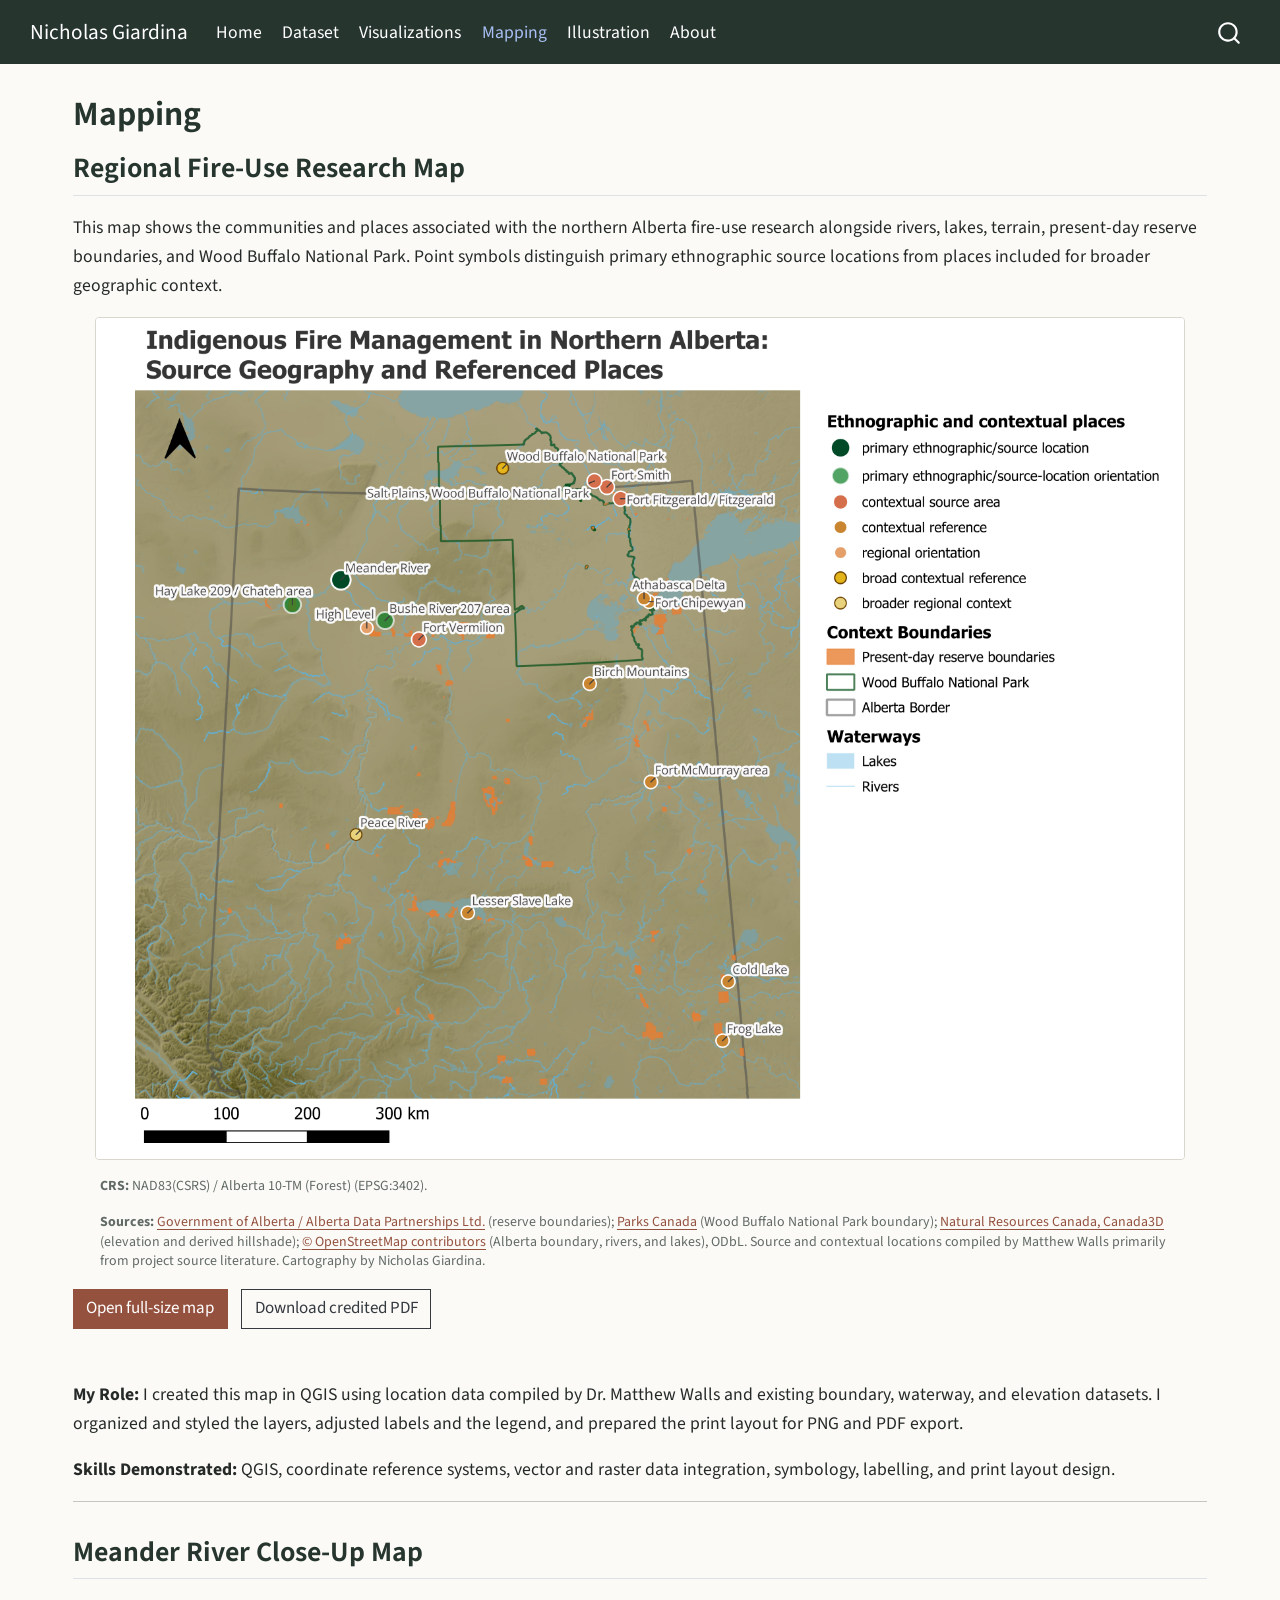
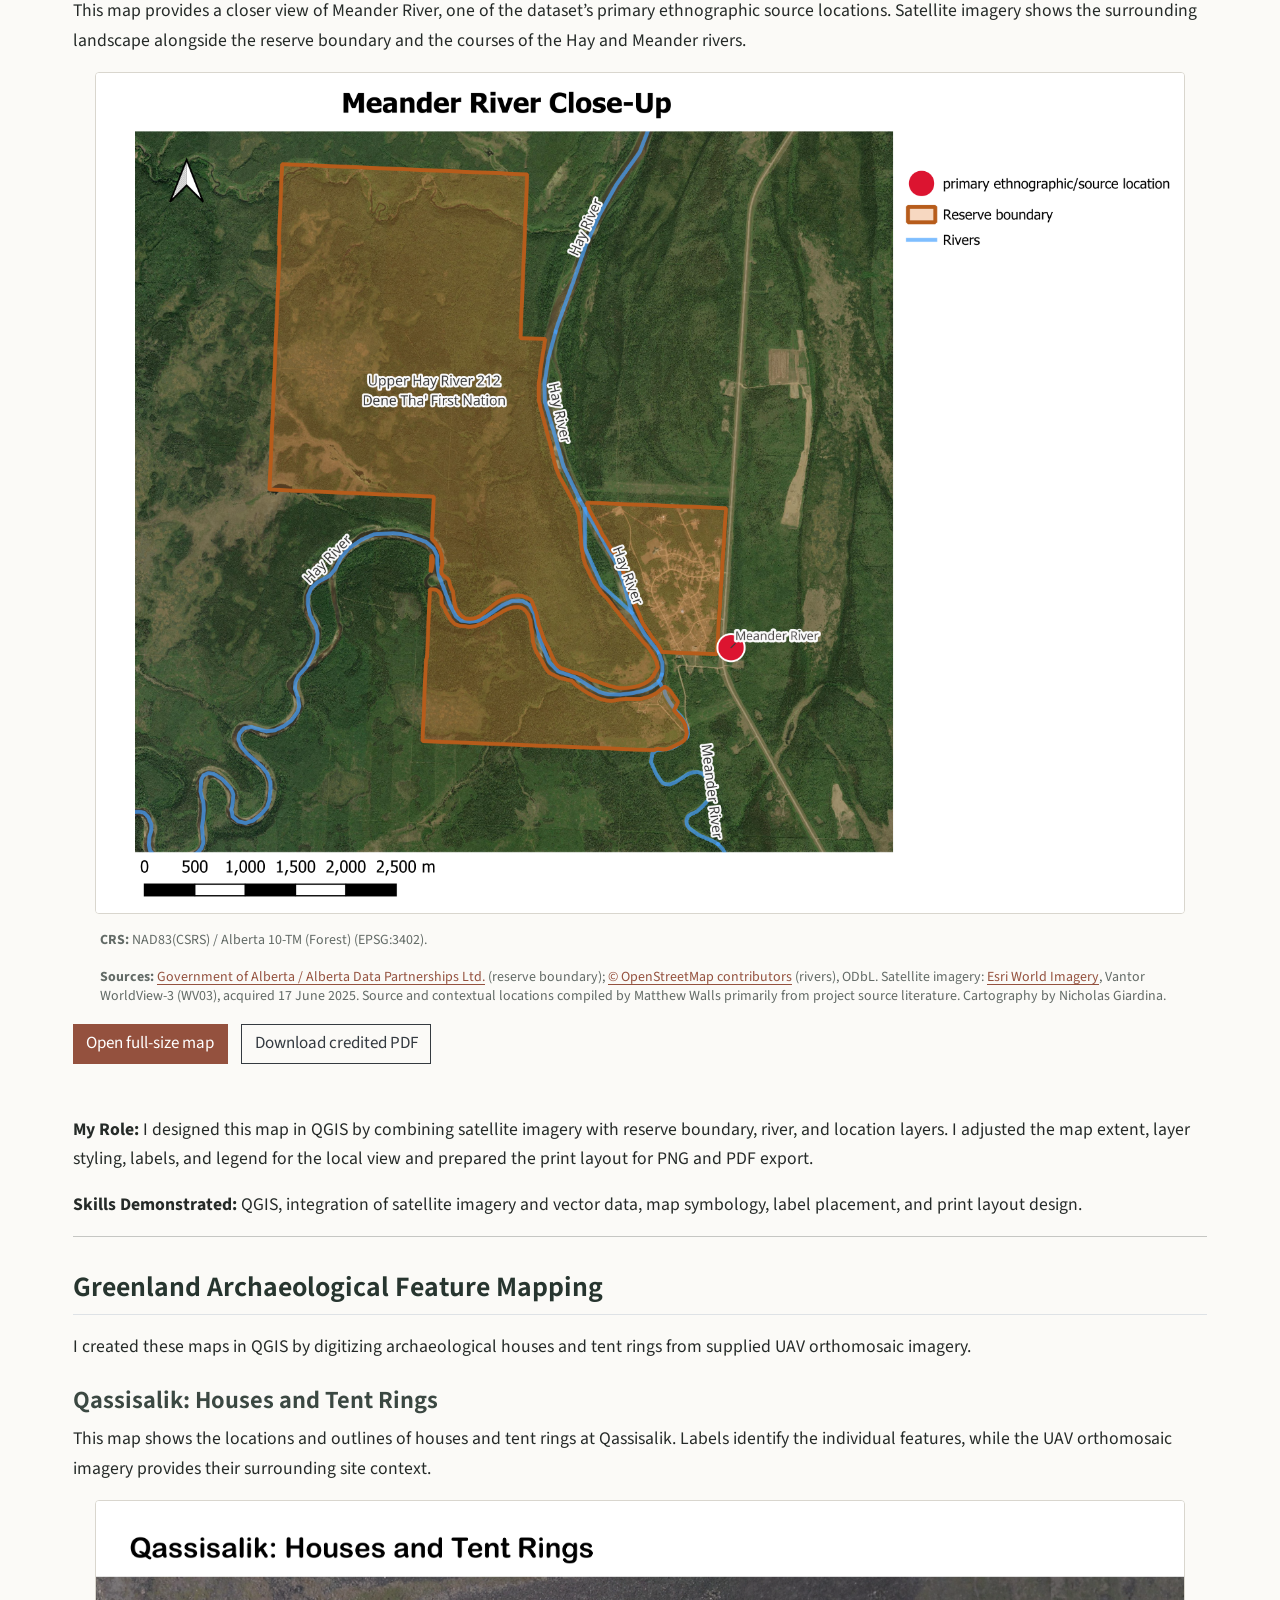
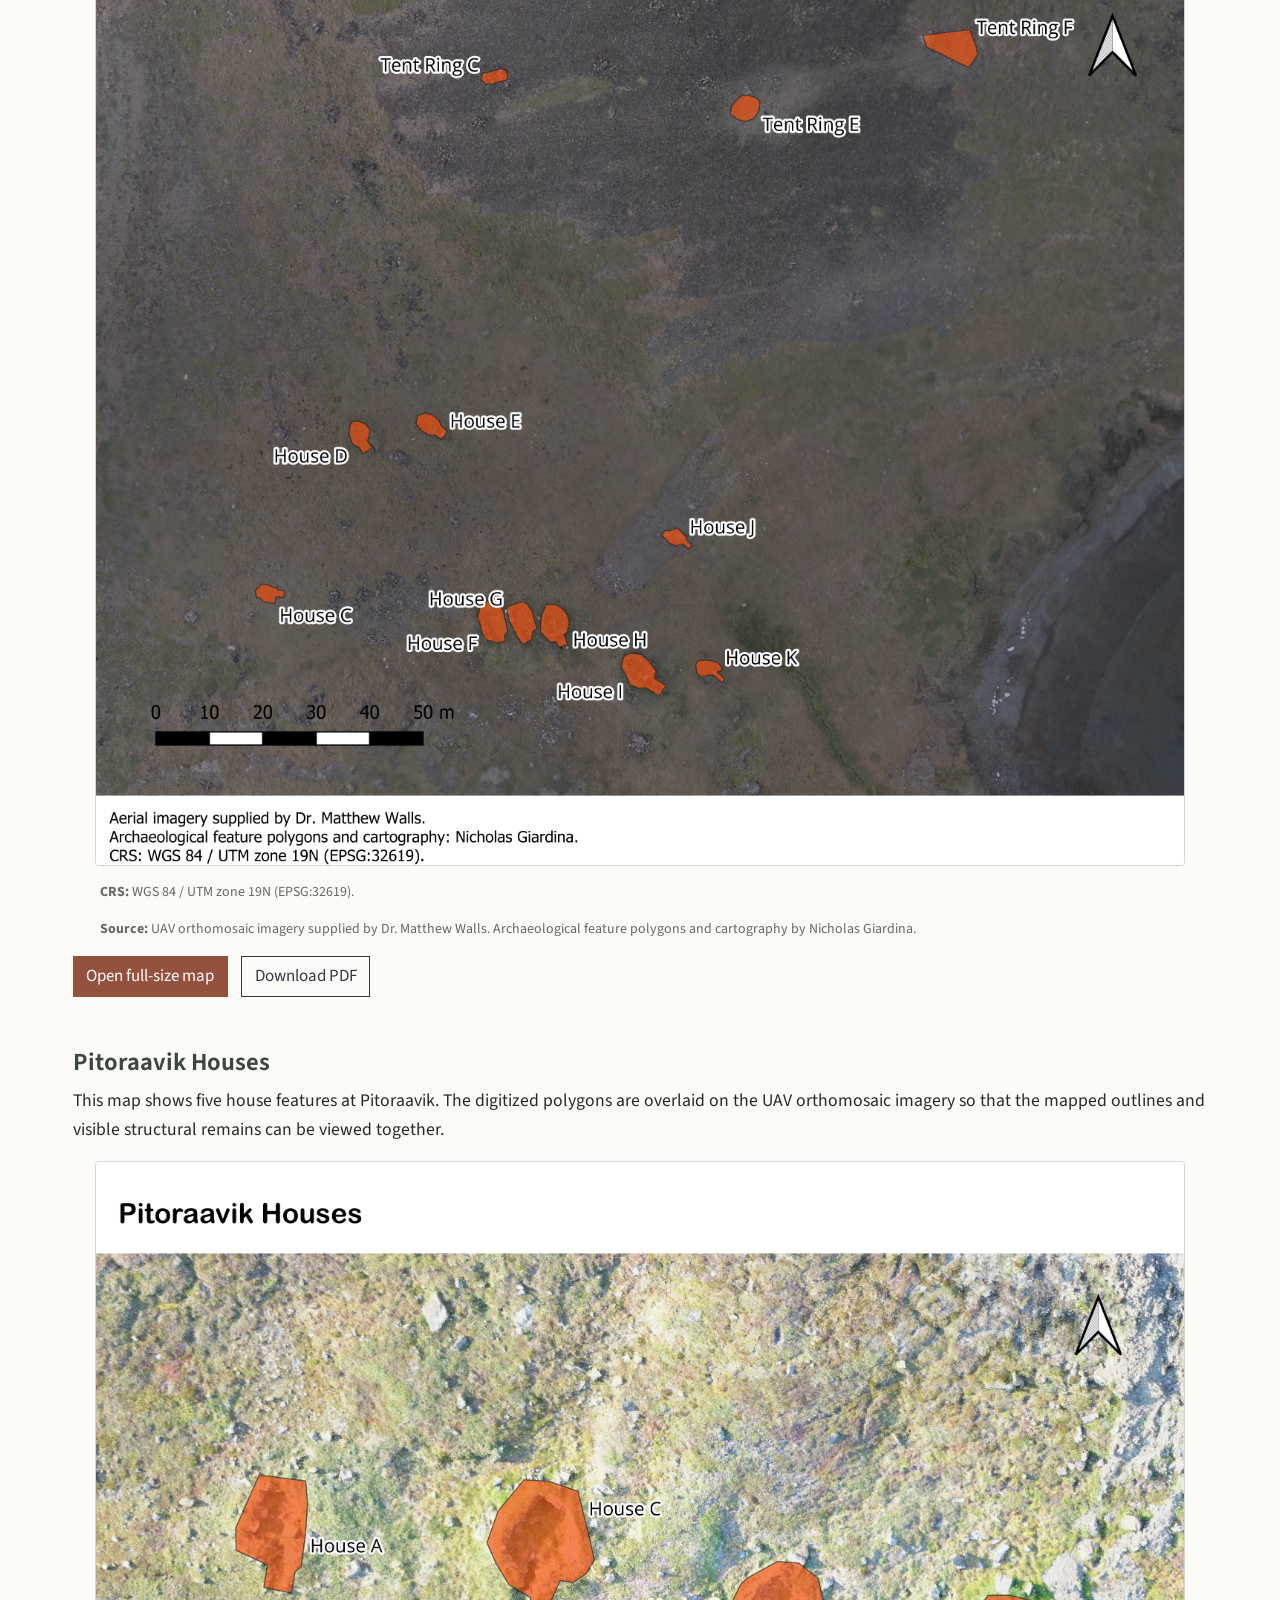
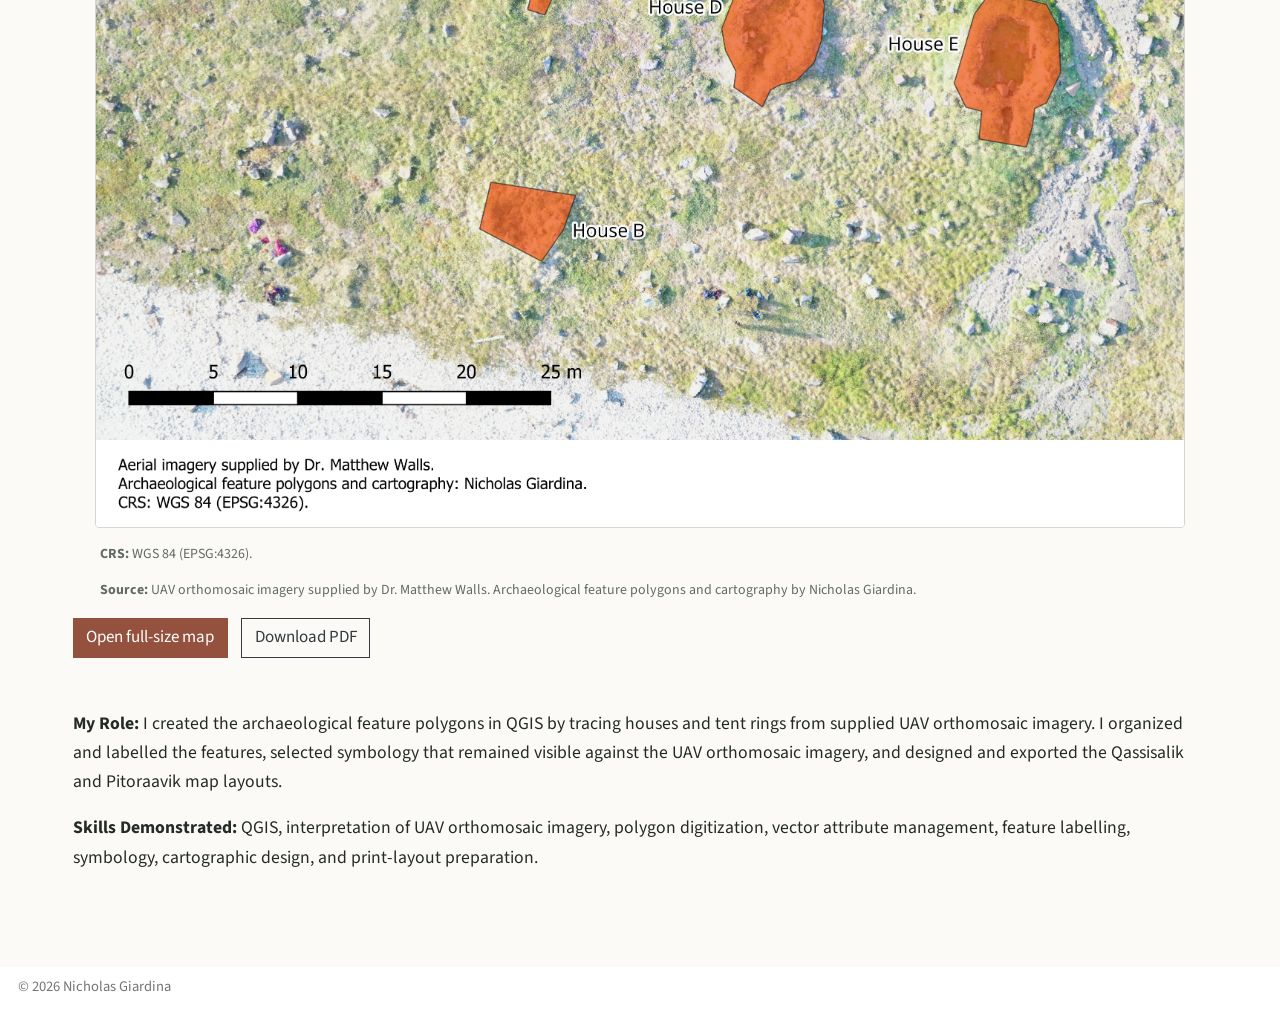
<file: docs/maps.html>
<!DOCTYPE html>
<html xmlns="http://www.w3.org/1999/xhtml" lang="en" xml:lang="en"><head>

<meta charset="utf-8">
<meta name="generator" content="quarto-1.9.38">

<meta name="viewport" content="width=device-width, initial-scale=1.0, user-scalable=yes">


<title>Mapping – Nicholas Giardina</title>
<style>
/* Default styles provided by pandoc.
** See https://pandoc.org/MANUAL.html#variables-for-html for config info.
*/
code{white-space: pre-wrap;}
span.smallcaps{font-variant: small-caps;}
div.columns{display: flex; gap: min(4vw, 1.5em);}
div.column{flex: auto; overflow-x: auto;}
div.hanging-indent{margin-left: 1.5em; text-indent: -1.5em;}
ul.task-list{list-style: none;}
ul.task-list li input[type="checkbox"] {
  width: 0.8em;
  margin: 0 0.8em 0.2em -1em; /* quarto-specific, see https://github.com/quarto-dev/quarto-cli/issues/4556 */ 
  vertical-align: middle;
}
</style>


<script src="site_libs/quarto-nav/quarto-nav.js"></script>
<script src="site_libs/quarto-nav/headroom.min.js"></script>
<script src="site_libs/clipboard/clipboard.min.js"></script>
<script src="site_libs/quarto-search/autocomplete.umd.js"></script>
<script src="site_libs/quarto-search/fuse.min.js"></script>
<script src="site_libs/quarto-search/quarto-search.js"></script>
<meta name="quarto:offset" content="./">
<script src="site_libs/quarto-html/quarto.js" type="module"></script>
<script src="site_libs/quarto-html/tabsets/tabsets.js" type="module"></script>
<script src="site_libs/quarto-html/popper.min.js"></script>
<script src="site_libs/quarto-html/tippy.umd.min.js"></script>
<link href="site_libs/quarto-html/tippy.css" rel="stylesheet">
<link href="site_libs/quarto-html/quarto-syntax-highlighting-15634bcf2e68342d4ad2dfa704d543f6.css" rel="stylesheet" id="quarto-text-highlighting-styles">
<script src="site_libs/bootstrap/bootstrap.min.js"></script>
<link href="site_libs/bootstrap/bootstrap-icons.css" rel="stylesheet">
<link href="site_libs/bootstrap/bootstrap-e4b376ff6bc5f71f6061600b24376388.min.css" rel="stylesheet" append-hash="true" id="quarto-bootstrap" data-mode="light">
<script id="quarto-search-options" type="application/json">{
  "location": "navbar",
  "copy-button": false,
  "collapse-after": 3,
  "panel-placement": "end",
  "type": "overlay",
  "limit": 50,
  "keyboard-shortcut": [
    "f",
    "/",
    "s"
  ],
  "show-item-context": false,
  "language": {
    "search-no-results-text": "No results",
    "search-matching-documents-text": "matching documents",
    "search-copy-link-title": "Copy link to search",
    "search-hide-matches-text": "Hide additional matches",
    "search-more-match-text": "more match in this document",
    "search-more-matches-text": "more matches in this document",
    "search-clear-button-title": "Clear",
    "search-text-placeholder": "",
    "search-detached-cancel-button-title": "Cancel",
    "search-submit-button-title": "Submit",
    "search-label": "Search"
  }
}</script>


<link rel="stylesheet" href="styles.css">
</head>

<body class="nav-fixed quarto-light">

<div id="quarto-search-results"></div>
  <header id="quarto-header" class="headroom fixed-top">
    <nav class="navbar navbar-expand-lg " data-bs-theme="dark">
      <div class="navbar-container container-fluid">
      <div class="navbar-brand-container mx-auto">
    <a class="navbar-brand" href="./index.html">
    <span class="navbar-title">Nicholas Giardina</span>
    </a>
  </div>
            <div id="quarto-search" class="" title="Search"></div>
          <button class="navbar-toggler" type="button" data-bs-toggle="collapse" data-bs-target="#navbarCollapse" aria-controls="navbarCollapse" role="menu" aria-expanded="false" aria-label="Toggle navigation" onclick="if (window.quartoToggleHeadroom) { window.quartoToggleHeadroom(); }">
  <span class="navbar-toggler-icon"></span>
</button>
          <div class="collapse navbar-collapse" id="navbarCollapse">
            <ul class="navbar-nav navbar-nav-scroll me-auto">
  <li class="nav-item">
    <a class="nav-link" href="./index.html"> 
<span class="menu-text">Home</span></a>
  </li>  
  <li class="nav-item">
    <a class="nav-link" href="./dataset.html"> 
<span class="menu-text">Dataset</span></a>
  </li>  
  <li class="nav-item">
    <a class="nav-link" href="./visualizations.html"> 
<span class="menu-text">Visualizations</span></a>
  </li>  
  <li class="nav-item">
    <a class="nav-link active" href="./maps.html" aria-current="page"> 
<span class="menu-text">Mapping</span></a>
  </li>  
  <li class="nav-item">
    <a class="nav-link" href="./illustrations.html"> 
<span class="menu-text">Illustration</span></a>
  </li>  
  <li class="nav-item">
    <a class="nav-link" href="./about.html"> 
<span class="menu-text">About</span></a>
  </li>  
</ul>
          </div> <!-- /navcollapse -->
            <div class="quarto-navbar-tools">
</div>
      </div> <!-- /container-fluid -->
    </nav>
</header>
<!-- content -->
<div id="quarto-content" class="quarto-container page-columns page-rows-contents page-layout-full page-navbar">
<!-- sidebar -->
<!-- margin-sidebar -->
    
<!-- main -->
<main class="content column-page" id="quarto-document-content">

<header id="title-block-header" class="quarto-title-block default">
<div class="quarto-title">
<h1 class="title">Mapping</h1>
</div>



<div class="quarto-title-meta column-page">

    
  
    
  </div>
  


</header>


<section id="regional-fire-use-research-map" class="level2">
<h2 data-anchor-id="regional-fire-use-research-map">Regional Fire-Use Research Map</h2>
<p>This map shows the communities and places associated with the northern Alberta fire-use research alongside rivers, lakes, terrain, present-day reserve boundaries, and Wood Buffalo National Park. Point symbols distinguish primary ethnographic source locations from places included for broader geographic context.</p>
<p><a href="images/maps/regional-fire-map.png" target="_blank"><img src="images/maps/regional-fire-map.png" class="static-preview map-preview img-fluid" alt="Regional map showing locations and geographic context associated with the northern Alberta Indigenous fire-use research"></a></p>
<div class="map-credit">
<p><strong>CRS:</strong> NAD83(CSRS) / Alberta 10-TM (Forest) (EPSG:3402).</p>
<p><strong>Sources:</strong> <a href="https://app.geo.ca/en-ca/map-browser/record/79671bf3-706a-47df-9ebd-d4789ce957e8">Government of Alberta / Alberta Data Partnerships Ltd.</a> (reserve boundaries); <a href="https://parks.canada.ca/pn-np/nt/woodbuffalo/visit/brochures">Parks Canada</a> (Wood Buffalo National Park boundary); <a href="https://app.geo.ca/en-ca/map-browser/record/042f4628-94b2-40ac-9bc1-ca3ac2a27d82">Natural Resources Canada, Canada3D</a> (elevation and derived hillshade); <a href="https://www.openstreetmap.org/copyright">© OpenStreetMap contributors</a> (Alberta boundary, rivers, and lakes), ODbL. Source and contextual locations compiled by Matthew Walls primarily from project source literature. Cartography by Nicholas Giardina.</p>
</div>
<div class="portfolio-actions">
<p><a href="images/maps/regional-fire-map.png" class="btn btn-primary" target="_blank">Open full-size map</a></p>
<p><a href="files/maps/regional-fire-map-credited.pdf" class="btn btn-outline-secondary" target="_blank">Download credited PDF</a></p>
</div>
<p><strong>My Role:</strong> I created this map in QGIS using location data compiled by Dr.&nbsp;Matthew Walls and existing boundary, waterway, and elevation datasets. I organized and styled the layers, adjusted labels and the legend, and prepared the print layout for PNG and PDF export.</p>
<p><strong>Skills Demonstrated:</strong> QGIS, coordinate reference systems, vector and raster data integration, symbology, labelling, and print layout design.</p>
<hr>
</section>
<section id="meander-river-close-up-map" class="level2">
<h2 data-anchor-id="meander-river-close-up-map">Meander River Close-Up Map</h2>
<p>This map provides a closer view of Meander River, one of the dataset’s primary ethnographic source locations. Satellite imagery shows the surrounding landscape alongside the reserve boundary and the courses of the Hay and Meander rivers.</p>
<p><a href="images/maps/meander-river-close-up-map.png" target="_blank"><img src="images/maps/meander-river-close-up-map.png" class="static-preview map-preview img-fluid" alt="Close-up map of Meander River and its surrounding geographic context"></a></p>
<div class="map-credit">
<p><strong>CRS:</strong> NAD83(CSRS) / Alberta 10-TM (Forest) (EPSG:3402).</p>
<p><strong>Sources:</strong> <a href="https://app.geo.ca/en-ca/map-browser/record/79671bf3-706a-47df-9ebd-d4789ce957e8">Government of Alberta / Alberta Data Partnerships Ltd.</a> (reserve boundary); <a href="https://www.openstreetmap.org/copyright">© OpenStreetMap contributors</a> (rivers), ODbL. Satellite imagery: <a href="https://www.arcgis.com/home/item.html?id=974d45be315c4c87b2ac32be59af9a0b">Esri World Imagery</a>, Vantor WorldView-3 (WV03), acquired 17 June 2025. Source and contextual locations compiled by Matthew Walls primarily from project source literature. Cartography by Nicholas Giardina.</p>
</div>
<div class="portfolio-actions">
<p><a href="images/maps/meander-river-close-up-map.png" class="btn btn-primary" target="_blank">Open full-size map</a></p>
<p><a href="files/maps/meander-river-close-up-map-credited.pdf" class="btn btn-outline-secondary" target="_blank">Download credited PDF</a></p>
</div>
<p><strong>My Role:</strong> I designed this map in QGIS by combining satellite imagery with reserve boundary, river, and location layers. I adjusted the map extent, layer styling, labels, and legend for the local view and prepared the print layout for PNG and PDF export.</p>
<p><strong>Skills Demonstrated:</strong> QGIS, integration of satellite imagery and vector data, map symbology, label placement, and print layout design.</p>
<hr>
</section>
<section id="greenland-archaeological-feature-mapping" class="level2">
<h2 data-anchor-id="greenland-archaeological-feature-mapping">Greenland Archaeological Feature Mapping</h2>
<p>I created these maps in QGIS by digitizing archaeological houses and tent rings from supplied UAV orthomosaic imagery.</p>
<section id="qassisalik-houses-and-tent-rings" class="level3">
<h3 data-anchor-id="qassisalik-houses-and-tent-rings">Qassisalik: Houses and Tent Rings</h3>
<p>This map shows the locations and outlines of houses and tent rings at Qassisalik. Labels identify the individual features, while the UAV orthomosaic imagery provides their surrounding site context.</p>
<p><a href="images/maps/qassisalik-portfolio.png" target="_blank"><img src="images/maps/qassisalik-portfolio.png" class="static-preview map-preview img-fluid" alt="Site-scale map showing digitized house and tent-ring features at Qassisalik, Greenland"></a></p>
<div class="map-credit">
<p><strong>CRS:</strong> WGS 84 / UTM zone 19N (EPSG:32619).</p>
<p><strong>Source:</strong> UAV orthomosaic imagery supplied by Dr.&nbsp;Matthew Walls. Archaeological feature polygons and cartography by Nicholas Giardina.</p>
</div>
<div class="portfolio-actions">
<p><a href="images/maps/qassisalik-portfolio.png" class="btn btn-primary" target="_blank">Open full-size map</a></p>
<p><a href="images/maps/qassisalik-portfolio.pdf" class="btn btn-outline-secondary" target="_blank">Download PDF</a></p>
</div>
</section>
<section id="pitoraavik-houses" class="level3">
<h3 data-anchor-id="pitoraavik-houses">Pitoraavik Houses</h3>
<p>This map shows five house features at Pitoraavik. The digitized polygons are overlaid on the UAV orthomosaic imagery so that the mapped outlines and visible structural remains can be viewed together.</p>
<p><a href="images/maps/pitoraavik-portfolio.png" target="_blank"><img src="images/maps/pitoraavik-portfolio.png" class="static-preview map-preview img-fluid" alt="Close-up map showing five digitized house features at Pitoraavik, Greenland"></a></p>
<div class="map-credit">
<p><strong>CRS:</strong> WGS 84 (EPSG:4326).</p>
<p><strong>Source:</strong> UAV orthomosaic imagery supplied by Dr.&nbsp;Matthew Walls. Archaeological feature polygons and cartography by Nicholas Giardina.</p>
</div>
<div class="portfolio-actions">
<p><a href="images/maps/pitoraavik-portfolio.png" class="btn btn-primary" target="_blank">Open full-size map</a></p>
<p><a href="images/maps/pitoraavik-portfolio.pdf" class="btn btn-outline-secondary" target="_blank">Download PDF</a></p>
</div>
<p><strong>My Role:</strong> I created the archaeological feature polygons in QGIS by tracing houses and tent rings from supplied UAV orthomosaic imagery. I organized and labelled the features, selected symbology that remained visible against the UAV orthomosaic imagery, and designed and exported the Qassisalik and Pitoraavik map layouts.</p>
<p><strong>Skills Demonstrated:</strong> QGIS, interpretation of UAV orthomosaic imagery, polygon digitization, vector attribute management, feature labelling, symbology, cartographic design, and print-layout preparation.</p>


</section>
</section>

</main> <!-- /main -->
<script id="quarto-html-after-body" type="application/javascript">
  window.document.addEventListener("DOMContentLoaded", function (event) {
    const isCodeAnnotation = (el) => {
      for (const clz of el.classList) {
        if (clz.startsWith('code-annotation-')) {                     
          return true;
        }
      }
      return false;
    }
    const onCopySuccess = function(e) {
      // button target
      const button = e.trigger;
      // don't keep focus
      button.blur();
      // flash "checked"
      button.classList.add('code-copy-button-checked');
      var currentTitle = button.getAttribute("title");
      button.setAttribute("title", "Copied!");
      let tooltip;
      if (window.bootstrap) {
        button.setAttribute("data-bs-toggle", "tooltip");
        button.setAttribute("data-bs-placement", "left");
        button.setAttribute("data-bs-title", "Copied!");
        tooltip = new bootstrap.Tooltip(button, 
          { trigger: "manual", 
            customClass: "code-copy-button-tooltip",
            offset: [0, -8]});
        tooltip.show();    
      }
      setTimeout(function() {
        if (tooltip) {
          tooltip.hide();
          button.removeAttribute("data-bs-title");
          button.removeAttribute("data-bs-toggle");
          button.removeAttribute("data-bs-placement");
        }
        button.setAttribute("title", currentTitle);
        button.classList.remove('code-copy-button-checked');
      }, 1000);
      // clear code selection
      e.clearSelection();
    }
    const getTextToCopy = function(trigger) {
      const outerScaffold = trigger.parentElement.cloneNode(true);
      const codeEl = outerScaffold.querySelector('code');
      for (const childEl of codeEl.children) {
        if (isCodeAnnotation(childEl)) {
          childEl.remove();
        }
      }
      return codeEl.innerText;
    }
    const clipboard = new window.ClipboardJS('.code-copy-button:not([data-in-quarto-modal])', {
      text: getTextToCopy
    });
    clipboard.on('success', onCopySuccess);
    if (window.document.getElementById('quarto-embedded-source-code-modal')) {
      const clipboardModal = new window.ClipboardJS('.code-copy-button[data-in-quarto-modal]', {
        text: getTextToCopy,
        container: window.document.getElementById('quarto-embedded-source-code-modal')
      });
      clipboardModal.on('success', onCopySuccess);
    }
      var localhostRegex = new RegExp(/^(?:http|https):\/\/localhost\:?[0-9]*\//);
      var mailtoRegex = new RegExp(/^mailto:/);
        var filterRegex = new RegExp('/' + window.location.host + '/');
      var isInternal = (href) => {
          return filterRegex.test(href) || localhostRegex.test(href) || mailtoRegex.test(href);
      }
      // Inspect non-navigation links and adorn them if external
     var links = window.document.querySelectorAll('a[href]:not(.nav-link):not(.navbar-brand):not(.toc-action):not(.sidebar-link):not(.sidebar-item-toggle):not(.pagination-link):not(.no-external):not([aria-hidden]):not(.dropdown-item):not(.quarto-navigation-tool):not(.about-link)');
      for (var i=0; i<links.length; i++) {
        const link = links[i];
        if (!isInternal(link.href)) {
          // undo the damage that might have been done by quarto-nav.js in the case of
          // links that we want to consider external
          if (link.dataset.originalHref !== undefined) {
            link.href = link.dataset.originalHref;
          }
            // target, if specified
            link.setAttribute("target", "_blank");
            if (link.getAttribute("rel") === null) {
              link.setAttribute("rel", "noopener");
            }
        }
      }
    function tippyHover(el, contentFn, onTriggerFn, onUntriggerFn) {
      const config = {
        allowHTML: true,
        maxWidth: 500,
        delay: 100,
        arrow: false,
        appendTo: function(el) {
            return el.parentElement;
        },
        interactive: true,
        interactiveBorder: 10,
        theme: 'quarto',
        placement: 'bottom-start',
      };
      if (contentFn) {
        config.content = contentFn;
      }
      if (onTriggerFn) {
        config.onTrigger = onTriggerFn;
      }
      if (onUntriggerFn) {
        config.onUntrigger = onUntriggerFn;
      }
      window.tippy(el, config); 
    }
    const noterefs = window.document.querySelectorAll('a[role="doc-noteref"]');
    for (var i=0; i<noterefs.length; i++) {
      const ref = noterefs[i];
      tippyHover(ref, function() {
        // use id or data attribute instead here
        let href = ref.getAttribute('data-footnote-href') || ref.getAttribute('href');
        try { href = new URL(href).hash; } catch {}
        const id = href.replace(/^#\/?/, "");
        const note = window.document.getElementById(id);
        if (note) {
          return note.innerHTML;
        } else {
          return "";
        }
      });
    }
    const xrefs = window.document.querySelectorAll('a.quarto-xref');
    const processXRef = (id, note) => {
      // Strip column container classes
      const stripColumnClz = (el) => {
        el.classList.remove("page-full", "page-columns");
        if (el.children) {
          for (const child of el.children) {
            stripColumnClz(child);
          }
        }
      }
      stripColumnClz(note)
      if (id === null || id.startsWith('sec-')) {
        // Special case sections, only their first couple elements
        const container = document.createElement("div");
        if (note.children && note.children.length > 2) {
          container.appendChild(note.children[0].cloneNode(true));
          for (let i = 1; i < note.children.length; i++) {
            const child = note.children[i];
            if (child.tagName === "P" && child.innerText === "") {
              continue;
            } else {
              container.appendChild(child.cloneNode(true));
              break;
            }
          }
          if (window.Quarto?.typesetMath) {
            window.Quarto.typesetMath(container);
          }
          return container.innerHTML
        } else {
          if (window.Quarto?.typesetMath) {
            window.Quarto.typesetMath(note);
          }
          return note.innerHTML;
        }
      } else {
        // Remove any anchor links if they are present
        const anchorLink = note.querySelector('a.anchorjs-link');
        if (anchorLink) {
          anchorLink.remove();
        }
        if (window.Quarto?.typesetMath) {
          window.Quarto.typesetMath(note);
        }
        if (note.classList.contains("callout")) {
          return note.outerHTML;
        } else {
          return note.innerHTML;
        }
      }
    }
    for (var i=0; i<xrefs.length; i++) {
      const xref = xrefs[i];
      tippyHover(xref, undefined, function(instance) {
        instance.disable();
        let url = xref.getAttribute('href');
        let hash = undefined; 
        if (url.startsWith('#')) {
          hash = url;
        } else {
          try { hash = new URL(url).hash; } catch {}
        }
        if (hash) {
          const id = hash.replace(/^#\/?/, "");
          const note = window.document.getElementById(id);
          if (note !== null) {
            try {
              const html = processXRef(id, note.cloneNode(true));
              instance.setContent(html);
            } finally {
              instance.enable();
              instance.show();
            }
          } else {
            // See if we can fetch this
            fetch(url.split('#')[0])
            .then(res => res.text())
            .then(html => {
              const parser = new DOMParser();
              const htmlDoc = parser.parseFromString(html, "text/html");
              const note = htmlDoc.getElementById(id);
              if (note !== null) {
                const html = processXRef(id, note);
                instance.setContent(html);
              } 
            }).finally(() => {
              instance.enable();
              instance.show();
            });
          }
        } else {
          // See if we can fetch a full url (with no hash to target)
          // This is a special case and we should probably do some content thinning / targeting
          fetch(url)
          .then(res => res.text())
          .then(html => {
            const parser = new DOMParser();
            const htmlDoc = parser.parseFromString(html, "text/html");
            const note = htmlDoc.querySelector('main.content');
            if (note !== null) {
              // This should only happen for chapter cross references
              // (since there is no id in the URL)
              // remove the first header
              if (note.children.length > 0 && note.children[0].tagName === "HEADER") {
                note.children[0].remove();
              }
              const html = processXRef(null, note);
              instance.setContent(html);
            } 
          }).finally(() => {
            instance.enable();
            instance.show();
          });
        }
      }, function(instance) {
      });
    }
        let selectedAnnoteEl;
        const selectorForAnnotation = ( cell, annotation) => {
          let cellAttr = 'data-code-cell="' + cell + '"';
          let lineAttr = 'data-code-annotation="' +  annotation + '"';
          const selector = 'span[' + cellAttr + '][' + lineAttr + ']';
          return selector;
        }
        const selectCodeLines = (annoteEl) => {
          const doc = window.document;
          const targetCell = annoteEl.getAttribute("data-target-cell");
          const targetAnnotation = annoteEl.getAttribute("data-target-annotation");
          const annoteSpan = window.document.querySelector(selectorForAnnotation(targetCell, targetAnnotation));
          const lines = annoteSpan.getAttribute("data-code-lines").split(",");
          const lineIds = lines.map((line) => {
            return targetCell + "-" + line;
          })
          let top = null;
          let height = null;
          let parent = null;
          if (lineIds.length > 0) {
              //compute the position of the single el (top and bottom and make a div)
              const el = window.document.getElementById(lineIds[0]);
              top = el.offsetTop;
              height = el.offsetHeight;
              parent = el.parentElement.parentElement;
            if (lineIds.length > 1) {
              const lastEl = window.document.getElementById(lineIds[lineIds.length - 1]);
              const bottom = lastEl.offsetTop + lastEl.offsetHeight;
              height = bottom - top;
            }
            if (top !== null && height !== null && parent !== null) {
              // cook up a div (if necessary) and position it 
              let div = window.document.getElementById("code-annotation-line-highlight");
              if (div === null) {
                div = window.document.createElement("div");
                div.setAttribute("id", "code-annotation-line-highlight");
                div.style.position = 'absolute';
                parent.appendChild(div);
              }
              div.style.top = top - 2 + "px";
              div.style.height = height + 4 + "px";
              div.style.left = 0;
              let gutterDiv = window.document.getElementById("code-annotation-line-highlight-gutter");
              if (gutterDiv === null) {
                gutterDiv = window.document.createElement("div");
                gutterDiv.setAttribute("id", "code-annotation-line-highlight-gutter");
                gutterDiv.style.position = 'absolute';
                const codeCell = window.document.getElementById(targetCell);
                const gutter = codeCell.querySelector('.code-annotation-gutter');
                gutter.appendChild(gutterDiv);
              }
              gutterDiv.style.top = top - 2 + "px";
              gutterDiv.style.height = height + 4 + "px";
            }
            selectedAnnoteEl = annoteEl;
          }
        };
        const unselectCodeLines = () => {
          const elementsIds = ["code-annotation-line-highlight", "code-annotation-line-highlight-gutter"];
          elementsIds.forEach((elId) => {
            const div = window.document.getElementById(elId);
            if (div) {
              div.remove();
            }
          });
          selectedAnnoteEl = undefined;
        };
          // Handle positioning of the toggle
      window.addEventListener(
        "resize",
        throttle(() => {
          elRect = undefined;
          if (selectedAnnoteEl) {
            selectCodeLines(selectedAnnoteEl);
          }
        }, 10)
      );
      function throttle(fn, ms) {
      let throttle = false;
      let timer;
        return (...args) => {
          if(!throttle) { // first call gets through
              fn.apply(this, args);
              throttle = true;
          } else { // all the others get throttled
              if(timer) clearTimeout(timer); // cancel #2
              timer = setTimeout(() => {
                fn.apply(this, args);
                timer = throttle = false;
              }, ms);
          }
        };
      }
        // Attach click handler to the DT
        const annoteDls = window.document.querySelectorAll('dt[data-target-cell]');
        for (const annoteDlNode of annoteDls) {
          annoteDlNode.addEventListener('click', (event) => {
            const clickedEl = event.target;
            if (clickedEl !== selectedAnnoteEl) {
              unselectCodeLines();
              const activeEl = window.document.querySelector('dt[data-target-cell].code-annotation-active');
              if (activeEl) {
                activeEl.classList.remove('code-annotation-active');
              }
              selectCodeLines(clickedEl);
              clickedEl.classList.add('code-annotation-active');
            } else {
              // Unselect the line
              unselectCodeLines();
              clickedEl.classList.remove('code-annotation-active');
            }
          });
        }
    const findCites = (el) => {
      const parentEl = el.parentElement;
      if (parentEl) {
        const cites = parentEl.dataset.cites;
        if (cites) {
          return {
            el,
            cites: cites.split(' ')
          };
        } else {
          return findCites(el.parentElement)
        }
      } else {
        return undefined;
      }
    };
    var bibliorefs = window.document.querySelectorAll('a[role="doc-biblioref"]');
    for (var i=0; i<bibliorefs.length; i++) {
      const ref = bibliorefs[i];
      const citeInfo = findCites(ref);
      if (citeInfo) {
        tippyHover(citeInfo.el, function() {
          var popup = window.document.createElement('div');
          citeInfo.cites.forEach(function(cite) {
            var citeDiv = window.document.createElement('div');
            citeDiv.classList.add('hanging-indent');
            citeDiv.classList.add('csl-entry');
            var biblioDiv = window.document.getElementById('ref-' + cite);
            if (biblioDiv) {
              citeDiv.innerHTML = biblioDiv.innerHTML;
            }
            popup.appendChild(citeDiv);
          });
          return popup.innerHTML;
        });
      }
    }
  });
  </script>
</div> <!-- /content -->
<footer class="footer">
  <div class="nav-footer">
    <div class="nav-footer-left">
<p>© 2026 Nicholas Giardina</p>
</div>   
    <div class="nav-footer-center">
      &nbsp;
    </div>
    <div class="nav-footer-right">
      &nbsp;
    </div>
  </div>
</footer>




</body></html>
</file>
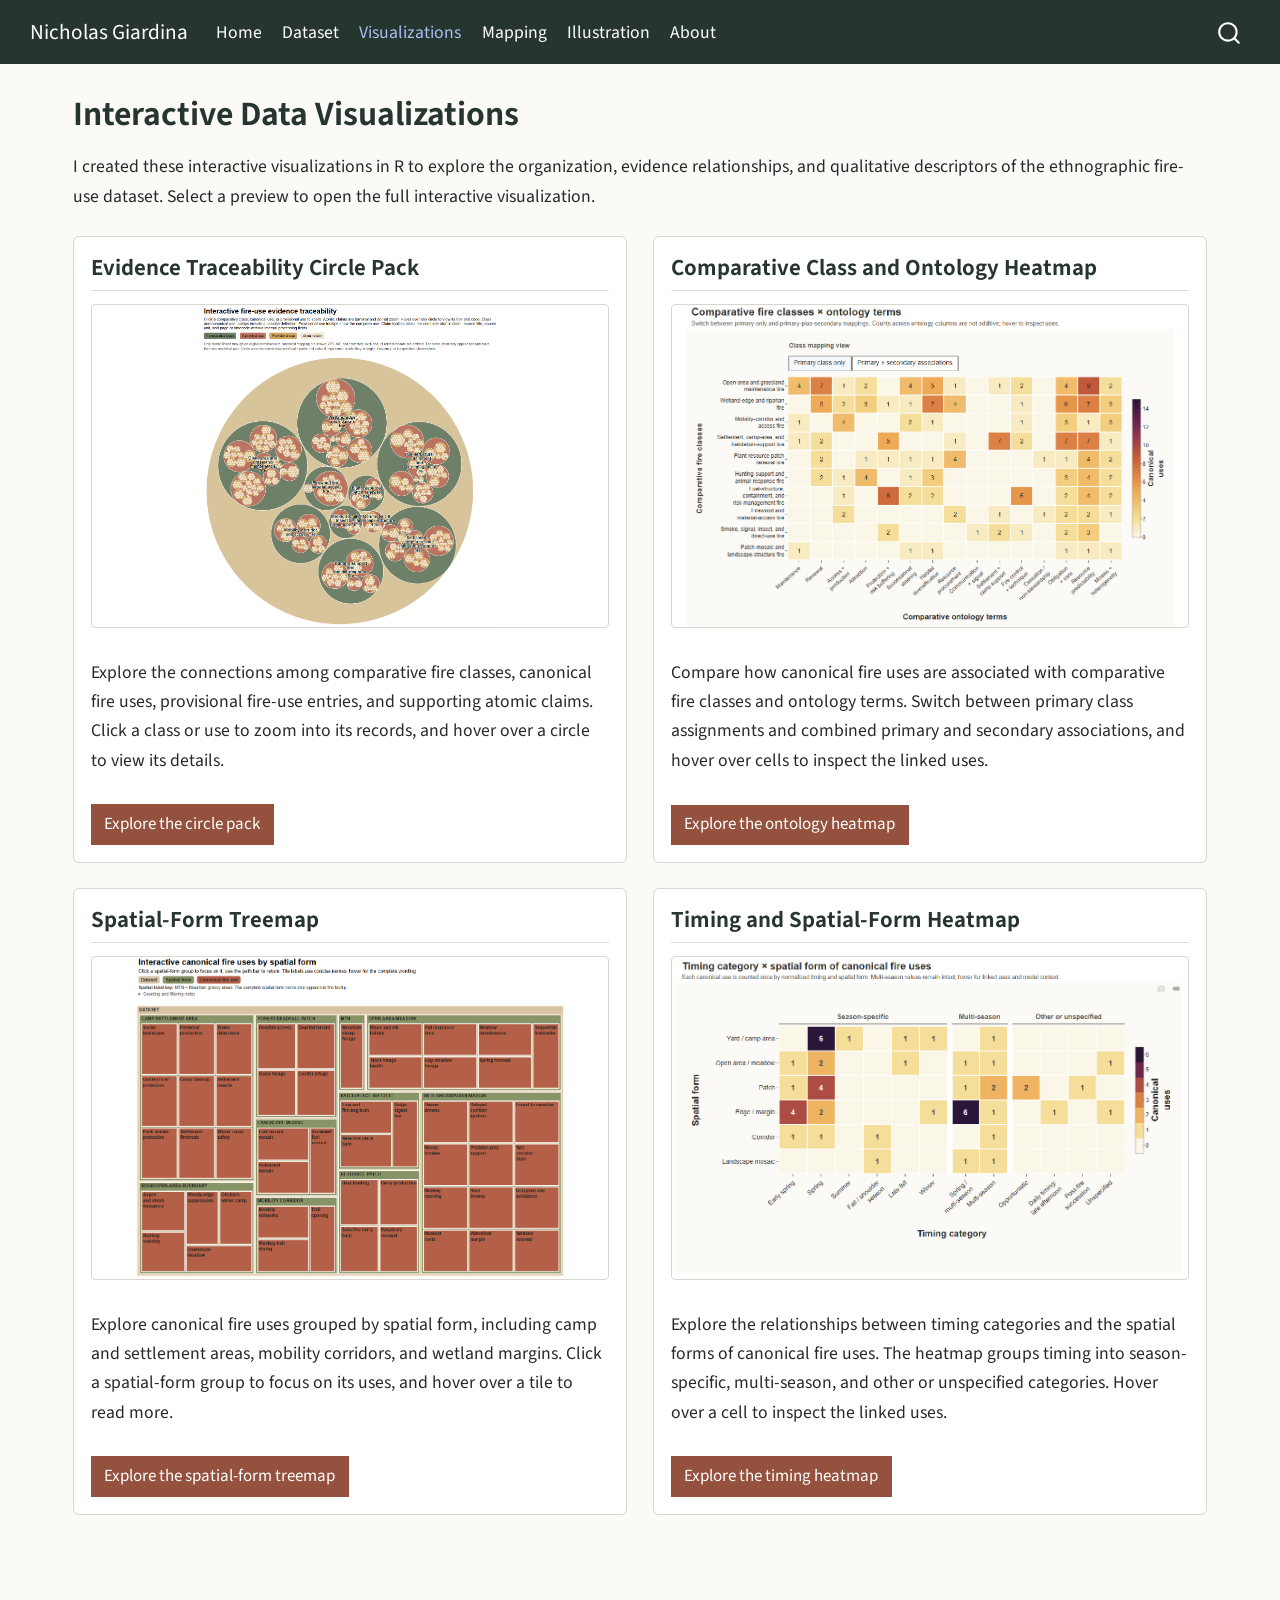
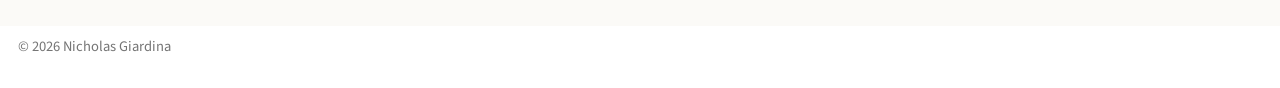
<file: docs/visualizations.html>
<!DOCTYPE html>
<html xmlns="http://www.w3.org/1999/xhtml" lang="en" xml:lang="en"><head>

<meta charset="utf-8">
<meta name="generator" content="quarto-1.9.38">

<meta name="viewport" content="width=device-width, initial-scale=1.0, user-scalable=yes">


<title>Interactive Data Visualizations – Nicholas Giardina</title>
<style>
/* Default styles provided by pandoc.
** See https://pandoc.org/MANUAL.html#variables-for-html for config info.
*/
code{white-space: pre-wrap;}
span.smallcaps{font-variant: small-caps;}
div.columns{display: flex; gap: min(4vw, 1.5em);}
div.column{flex: auto; overflow-x: auto;}
div.hanging-indent{margin-left: 1.5em; text-indent: -1.5em;}
ul.task-list{list-style: none;}
ul.task-list li input[type="checkbox"] {
  width: 0.8em;
  margin: 0 0.8em 0.2em -1em; /* quarto-specific, see https://github.com/quarto-dev/quarto-cli/issues/4556 */ 
  vertical-align: middle;
}
</style>


<script src="site_libs/quarto-nav/quarto-nav.js"></script>
<script src="site_libs/quarto-nav/headroom.min.js"></script>
<script src="site_libs/clipboard/clipboard.min.js"></script>
<script src="site_libs/quarto-search/autocomplete.umd.js"></script>
<script src="site_libs/quarto-search/fuse.min.js"></script>
<script src="site_libs/quarto-search/quarto-search.js"></script>
<meta name="quarto:offset" content="./">
<script src="site_libs/quarto-html/quarto.js" type="module"></script>
<script src="site_libs/quarto-html/tabsets/tabsets.js" type="module"></script>
<script src="site_libs/quarto-html/popper.min.js"></script>
<script src="site_libs/quarto-html/tippy.umd.min.js"></script>
<link href="site_libs/quarto-html/tippy.css" rel="stylesheet">
<link href="site_libs/quarto-html/quarto-syntax-highlighting-15634bcf2e68342d4ad2dfa704d543f6.css" rel="stylesheet" id="quarto-text-highlighting-styles">
<script src="site_libs/bootstrap/bootstrap.min.js"></script>
<link href="site_libs/bootstrap/bootstrap-icons.css" rel="stylesheet">
<link href="site_libs/bootstrap/bootstrap-e4b376ff6bc5f71f6061600b24376388.min.css" rel="stylesheet" append-hash="true" id="quarto-bootstrap" data-mode="light">
<script id="quarto-search-options" type="application/json">{
  "location": "navbar",
  "copy-button": false,
  "collapse-after": 3,
  "panel-placement": "end",
  "type": "overlay",
  "limit": 50,
  "keyboard-shortcut": [
    "f",
    "/",
    "s"
  ],
  "show-item-context": false,
  "language": {
    "search-no-results-text": "No results",
    "search-matching-documents-text": "matching documents",
    "search-copy-link-title": "Copy link to search",
    "search-hide-matches-text": "Hide additional matches",
    "search-more-match-text": "more match in this document",
    "search-more-matches-text": "more matches in this document",
    "search-clear-button-title": "Clear",
    "search-text-placeholder": "",
    "search-detached-cancel-button-title": "Cancel",
    "search-submit-button-title": "Submit",
    "search-label": "Search"
  }
}</script>


<link rel="stylesheet" href="styles.css">
</head>

<body class="nav-fixed quarto-light">

<div id="quarto-search-results"></div>
  <header id="quarto-header" class="headroom fixed-top">
    <nav class="navbar navbar-expand-lg " data-bs-theme="dark">
      <div class="navbar-container container-fluid">
      <div class="navbar-brand-container mx-auto">
    <a class="navbar-brand" href="./index.html">
    <span class="navbar-title">Nicholas Giardina</span>
    </a>
  </div>
            <div id="quarto-search" class="" title="Search"></div>
          <button class="navbar-toggler" type="button" data-bs-toggle="collapse" data-bs-target="#navbarCollapse" aria-controls="navbarCollapse" role="menu" aria-expanded="false" aria-label="Toggle navigation" onclick="if (window.quartoToggleHeadroom) { window.quartoToggleHeadroom(); }">
  <span class="navbar-toggler-icon"></span>
</button>
          <div class="collapse navbar-collapse" id="navbarCollapse">
            <ul class="navbar-nav navbar-nav-scroll me-auto">
  <li class="nav-item">
    <a class="nav-link" href="./index.html"> 
<span class="menu-text">Home</span></a>
  </li>  
  <li class="nav-item">
    <a class="nav-link" href="./dataset.html"> 
<span class="menu-text">Dataset</span></a>
  </li>  
  <li class="nav-item">
    <a class="nav-link active" href="./visualizations.html" aria-current="page"> 
<span class="menu-text">Visualizations</span></a>
  </li>  
  <li class="nav-item">
    <a class="nav-link" href="./maps.html"> 
<span class="menu-text">Mapping</span></a>
  </li>  
  <li class="nav-item">
    <a class="nav-link" href="./illustrations.html"> 
<span class="menu-text">Illustration</span></a>
  </li>  
  <li class="nav-item">
    <a class="nav-link" href="./about.html"> 
<span class="menu-text">About</span></a>
  </li>  
</ul>
          </div> <!-- /navcollapse -->
            <div class="quarto-navbar-tools">
</div>
      </div> <!-- /container-fluid -->
    </nav>
</header>
<!-- content -->
<div id="quarto-content" class="quarto-container page-columns page-rows-contents page-layout-full page-navbar">
<!-- sidebar -->
<!-- margin-sidebar -->
    
<!-- main -->
<main class="content column-page" id="quarto-document-content">

<header id="title-block-header" class="quarto-title-block default">
<div class="quarto-title">
<h1 class="title">Interactive Data Visualizations</h1>
</div>



<div class="quarto-title-meta column-page">

    
  
    
  </div>
  


</header>


<p>I created these interactive visualizations in R to explore the organization, evidence relationships, and qualitative descriptors of the ethnographic fire-use dataset. Select a preview to open the full interactive visualization.</p>
<div class="visualization-grid">
<section id="evidence-traceability-circle-pack" class="level2 visualization-card">
<h2 data-anchor-id="evidence-traceability-circle-pack">Evidence Traceability Circle Pack</h2>
<p><a href="./viz-circlepack.html"><img src="images/visualizations/circlepack-preview.png" class="visualization-preview circlepack-thumbnail img-fluid" alt="Preview of the interactive evidence traceability circle pack"></a></p>
<p>Explore the connections among comparative fire classes, canonical fire uses, provisional fire-use entries, and supporting atomic claims. Click a class or use to zoom into its records, and hover over a circle to view its details.</p>
<p><a href="./viz-circlepack.html" class="btn btn-primary">Explore the circle pack</a></p>
</section>
<section id="comparative-class-and-ontology-heatmap" class="level2 visualization-card">
<h2 data-anchor-id="comparative-class-and-ontology-heatmap">Comparative Class and Ontology Heatmap</h2>
<p><a href="./viz-ontology-heatmap.html"><img src="images/visualizations/comparative-ontology-preview.png" class="visualization-preview img-fluid" alt="Preview of the interactive comparative fire class and ontology heatmap"></a></p>
<p>Compare how canonical fire uses are associated with comparative fire classes and ontology terms. Switch between primary class assignments and combined primary and secondary associations, and hover over cells to inspect the linked uses.</p>
<p><a href="./viz-ontology-heatmap.html" class="btn btn-primary">Explore the ontology heatmap</a></p>
</section>
<section id="spatial-form-treemap" class="level2 visualization-card">
<h2 data-anchor-id="spatial-form-treemap">Spatial-Form Treemap</h2>
<p><a href="./viz-spatial-treemap.html"><img src="images/visualizations/spatial-form-preview.png" class="visualization-preview img-fluid" alt="Preview of the interactive canonical fire-use spatial-form treemap"></a></p>
<p>Explore canonical fire uses grouped by spatial form, including camp and settlement areas, mobility corridors, and wetland margins. Click a spatial-form group to focus on its uses, and hover over a tile to read more.</p>
<p><a href="./viz-spatial-treemap.html" class="btn btn-primary">Explore the spatial-form treemap</a></p>
</section>
<section id="timing-and-spatial-form-heatmap" class="level2 visualization-card">
<h2 data-anchor-id="timing-and-spatial-form-heatmap">Timing and Spatial-Form Heatmap</h2>
<p><a href="./viz-timing-spatial.html"><img src="images/visualizations/timing-spatial-preview.png" class="visualization-preview img-fluid" alt="Preview of the interactive timing category and spatial-form heatmap"></a></p>
<p>Explore the relationships between timing categories and the spatial forms of canonical fire uses. The heatmap groups timing into season-specific, multi-season, and other or unspecified categories. Hover over a cell to inspect the linked uses.</p>
<p><a href="./viz-timing-spatial.html" class="btn btn-primary">Explore the timing heatmap</a></p>
</section>
</div>



</main> <!-- /main -->
<script id="quarto-html-after-body" type="application/javascript">
  window.document.addEventListener("DOMContentLoaded", function (event) {
    const isCodeAnnotation = (el) => {
      for (const clz of el.classList) {
        if (clz.startsWith('code-annotation-')) {                     
          return true;
        }
      }
      return false;
    }
    const onCopySuccess = function(e) {
      // button target
      const button = e.trigger;
      // don't keep focus
      button.blur();
      // flash "checked"
      button.classList.add('code-copy-button-checked');
      var currentTitle = button.getAttribute("title");
      button.setAttribute("title", "Copied!");
      let tooltip;
      if (window.bootstrap) {
        button.setAttribute("data-bs-toggle", "tooltip");
        button.setAttribute("data-bs-placement", "left");
        button.setAttribute("data-bs-title", "Copied!");
        tooltip = new bootstrap.Tooltip(button, 
          { trigger: "manual", 
            customClass: "code-copy-button-tooltip",
            offset: [0, -8]});
        tooltip.show();    
      }
      setTimeout(function() {
        if (tooltip) {
          tooltip.hide();
          button.removeAttribute("data-bs-title");
          button.removeAttribute("data-bs-toggle");
          button.removeAttribute("data-bs-placement");
        }
        button.setAttribute("title", currentTitle);
        button.classList.remove('code-copy-button-checked');
      }, 1000);
      // clear code selection
      e.clearSelection();
    }
    const getTextToCopy = function(trigger) {
      const outerScaffold = trigger.parentElement.cloneNode(true);
      const codeEl = outerScaffold.querySelector('code');
      for (const childEl of codeEl.children) {
        if (isCodeAnnotation(childEl)) {
          childEl.remove();
        }
      }
      return codeEl.innerText;
    }
    const clipboard = new window.ClipboardJS('.code-copy-button:not([data-in-quarto-modal])', {
      text: getTextToCopy
    });
    clipboard.on('success', onCopySuccess);
    if (window.document.getElementById('quarto-embedded-source-code-modal')) {
      const clipboardModal = new window.ClipboardJS('.code-copy-button[data-in-quarto-modal]', {
        text: getTextToCopy,
        container: window.document.getElementById('quarto-embedded-source-code-modal')
      });
      clipboardModal.on('success', onCopySuccess);
    }
      var localhostRegex = new RegExp(/^(?:http|https):\/\/localhost\:?[0-9]*\//);
      var mailtoRegex = new RegExp(/^mailto:/);
        var filterRegex = new RegExp('/' + window.location.host + '/');
      var isInternal = (href) => {
          return filterRegex.test(href) || localhostRegex.test(href) || mailtoRegex.test(href);
      }
      // Inspect non-navigation links and adorn them if external
     var links = window.document.querySelectorAll('a[href]:not(.nav-link):not(.navbar-brand):not(.toc-action):not(.sidebar-link):not(.sidebar-item-toggle):not(.pagination-link):not(.no-external):not([aria-hidden]):not(.dropdown-item):not(.quarto-navigation-tool):not(.about-link)');
      for (var i=0; i<links.length; i++) {
        const link = links[i];
        if (!isInternal(link.href)) {
          // undo the damage that might have been done by quarto-nav.js in the case of
          // links that we want to consider external
          if (link.dataset.originalHref !== undefined) {
            link.href = link.dataset.originalHref;
          }
            // target, if specified
            link.setAttribute("target", "_blank");
            if (link.getAttribute("rel") === null) {
              link.setAttribute("rel", "noopener");
            }
        }
      }
    function tippyHover(el, contentFn, onTriggerFn, onUntriggerFn) {
      const config = {
        allowHTML: true,
        maxWidth: 500,
        delay: 100,
        arrow: false,
        appendTo: function(el) {
            return el.parentElement;
        },
        interactive: true,
        interactiveBorder: 10,
        theme: 'quarto',
        placement: 'bottom-start',
      };
      if (contentFn) {
        config.content = contentFn;
      }
      if (onTriggerFn) {
        config.onTrigger = onTriggerFn;
      }
      if (onUntriggerFn) {
        config.onUntrigger = onUntriggerFn;
      }
      window.tippy(el, config); 
    }
    const noterefs = window.document.querySelectorAll('a[role="doc-noteref"]');
    for (var i=0; i<noterefs.length; i++) {
      const ref = noterefs[i];
      tippyHover(ref, function() {
        // use id or data attribute instead here
        let href = ref.getAttribute('data-footnote-href') || ref.getAttribute('href');
        try { href = new URL(href).hash; } catch {}
        const id = href.replace(/^#\/?/, "");
        const note = window.document.getElementById(id);
        if (note) {
          return note.innerHTML;
        } else {
          return "";
        }
      });
    }
    const xrefs = window.document.querySelectorAll('a.quarto-xref');
    const processXRef = (id, note) => {
      // Strip column container classes
      const stripColumnClz = (el) => {
        el.classList.remove("page-full", "page-columns");
        if (el.children) {
          for (const child of el.children) {
            stripColumnClz(child);
          }
        }
      }
      stripColumnClz(note)
      if (id === null || id.startsWith('sec-')) {
        // Special case sections, only their first couple elements
        const container = document.createElement("div");
        if (note.children && note.children.length > 2) {
          container.appendChild(note.children[0].cloneNode(true));
          for (let i = 1; i < note.children.length; i++) {
            const child = note.children[i];
            if (child.tagName === "P" && child.innerText === "") {
              continue;
            } else {
              container.appendChild(child.cloneNode(true));
              break;
            }
          }
          if (window.Quarto?.typesetMath) {
            window.Quarto.typesetMath(container);
          }
          return container.innerHTML
        } else {
          if (window.Quarto?.typesetMath) {
            window.Quarto.typesetMath(note);
          }
          return note.innerHTML;
        }
      } else {
        // Remove any anchor links if they are present
        const anchorLink = note.querySelector('a.anchorjs-link');
        if (anchorLink) {
          anchorLink.remove();
        }
        if (window.Quarto?.typesetMath) {
          window.Quarto.typesetMath(note);
        }
        if (note.classList.contains("callout")) {
          return note.outerHTML;
        } else {
          return note.innerHTML;
        }
      }
    }
    for (var i=0; i<xrefs.length; i++) {
      const xref = xrefs[i];
      tippyHover(xref, undefined, function(instance) {
        instance.disable();
        let url = xref.getAttribute('href');
        let hash = undefined; 
        if (url.startsWith('#')) {
          hash = url;
        } else {
          try { hash = new URL(url).hash; } catch {}
        }
        if (hash) {
          const id = hash.replace(/^#\/?/, "");
          const note = window.document.getElementById(id);
          if (note !== null) {
            try {
              const html = processXRef(id, note.cloneNode(true));
              instance.setContent(html);
            } finally {
              instance.enable();
              instance.show();
            }
          } else {
            // See if we can fetch this
            fetch(url.split('#')[0])
            .then(res => res.text())
            .then(html => {
              const parser = new DOMParser();
              const htmlDoc = parser.parseFromString(html, "text/html");
              const note = htmlDoc.getElementById(id);
              if (note !== null) {
                const html = processXRef(id, note);
                instance.setContent(html);
              } 
            }).finally(() => {
              instance.enable();
              instance.show();
            });
          }
        } else {
          // See if we can fetch a full url (with no hash to target)
          // This is a special case and we should probably do some content thinning / targeting
          fetch(url)
          .then(res => res.text())
          .then(html => {
            const parser = new DOMParser();
            const htmlDoc = parser.parseFromString(html, "text/html");
            const note = htmlDoc.querySelector('main.content');
            if (note !== null) {
              // This should only happen for chapter cross references
              // (since there is no id in the URL)
              // remove the first header
              if (note.children.length > 0 && note.children[0].tagName === "HEADER") {
                note.children[0].remove();
              }
              const html = processXRef(null, note);
              instance.setContent(html);
            } 
          }).finally(() => {
            instance.enable();
            instance.show();
          });
        }
      }, function(instance) {
      });
    }
        let selectedAnnoteEl;
        const selectorForAnnotation = ( cell, annotation) => {
          let cellAttr = 'data-code-cell="' + cell + '"';
          let lineAttr = 'data-code-annotation="' +  annotation + '"';
          const selector = 'span[' + cellAttr + '][' + lineAttr + ']';
          return selector;
        }
        const selectCodeLines = (annoteEl) => {
          const doc = window.document;
          const targetCell = annoteEl.getAttribute("data-target-cell");
          const targetAnnotation = annoteEl.getAttribute("data-target-annotation");
          const annoteSpan = window.document.querySelector(selectorForAnnotation(targetCell, targetAnnotation));
          const lines = annoteSpan.getAttribute("data-code-lines").split(",");
          const lineIds = lines.map((line) => {
            return targetCell + "-" + line;
          })
          let top = null;
          let height = null;
          let parent = null;
          if (lineIds.length > 0) {
              //compute the position of the single el (top and bottom and make a div)
              const el = window.document.getElementById(lineIds[0]);
              top = el.offsetTop;
              height = el.offsetHeight;
              parent = el.parentElement.parentElement;
            if (lineIds.length > 1) {
              const lastEl = window.document.getElementById(lineIds[lineIds.length - 1]);
              const bottom = lastEl.offsetTop + lastEl.offsetHeight;
              height = bottom - top;
            }
            if (top !== null && height !== null && parent !== null) {
              // cook up a div (if necessary) and position it 
              let div = window.document.getElementById("code-annotation-line-highlight");
              if (div === null) {
                div = window.document.createElement("div");
                div.setAttribute("id", "code-annotation-line-highlight");
                div.style.position = 'absolute';
                parent.appendChild(div);
              }
              div.style.top = top - 2 + "px";
              div.style.height = height + 4 + "px";
              div.style.left = 0;
              let gutterDiv = window.document.getElementById("code-annotation-line-highlight-gutter");
              if (gutterDiv === null) {
                gutterDiv = window.document.createElement("div");
                gutterDiv.setAttribute("id", "code-annotation-line-highlight-gutter");
                gutterDiv.style.position = 'absolute';
                const codeCell = window.document.getElementById(targetCell);
                const gutter = codeCell.querySelector('.code-annotation-gutter');
                gutter.appendChild(gutterDiv);
              }
              gutterDiv.style.top = top - 2 + "px";
              gutterDiv.style.height = height + 4 + "px";
            }
            selectedAnnoteEl = annoteEl;
          }
        };
        const unselectCodeLines = () => {
          const elementsIds = ["code-annotation-line-highlight", "code-annotation-line-highlight-gutter"];
          elementsIds.forEach((elId) => {
            const div = window.document.getElementById(elId);
            if (div) {
              div.remove();
            }
          });
          selectedAnnoteEl = undefined;
        };
          // Handle positioning of the toggle
      window.addEventListener(
        "resize",
        throttle(() => {
          elRect = undefined;
          if (selectedAnnoteEl) {
            selectCodeLines(selectedAnnoteEl);
          }
        }, 10)
      );
      function throttle(fn, ms) {
      let throttle = false;
      let timer;
        return (...args) => {
          if(!throttle) { // first call gets through
              fn.apply(this, args);
              throttle = true;
          } else { // all the others get throttled
              if(timer) clearTimeout(timer); // cancel #2
              timer = setTimeout(() => {
                fn.apply(this, args);
                timer = throttle = false;
              }, ms);
          }
        };
      }
        // Attach click handler to the DT
        const annoteDls = window.document.querySelectorAll('dt[data-target-cell]');
        for (const annoteDlNode of annoteDls) {
          annoteDlNode.addEventListener('click', (event) => {
            const clickedEl = event.target;
            if (clickedEl !== selectedAnnoteEl) {
              unselectCodeLines();
              const activeEl = window.document.querySelector('dt[data-target-cell].code-annotation-active');
              if (activeEl) {
                activeEl.classList.remove('code-annotation-active');
              }
              selectCodeLines(clickedEl);
              clickedEl.classList.add('code-annotation-active');
            } else {
              // Unselect the line
              unselectCodeLines();
              clickedEl.classList.remove('code-annotation-active');
            }
          });
        }
    const findCites = (el) => {
      const parentEl = el.parentElement;
      if (parentEl) {
        const cites = parentEl.dataset.cites;
        if (cites) {
          return {
            el,
            cites: cites.split(' ')
          };
        } else {
          return findCites(el.parentElement)
        }
      } else {
        return undefined;
      }
    };
    var bibliorefs = window.document.querySelectorAll('a[role="doc-biblioref"]');
    for (var i=0; i<bibliorefs.length; i++) {
      const ref = bibliorefs[i];
      const citeInfo = findCites(ref);
      if (citeInfo) {
        tippyHover(citeInfo.el, function() {
          var popup = window.document.createElement('div');
          citeInfo.cites.forEach(function(cite) {
            var citeDiv = window.document.createElement('div');
            citeDiv.classList.add('hanging-indent');
            citeDiv.classList.add('csl-entry');
            var biblioDiv = window.document.getElementById('ref-' + cite);
            if (biblioDiv) {
              citeDiv.innerHTML = biblioDiv.innerHTML;
            }
            popup.appendChild(citeDiv);
          });
          return popup.innerHTML;
        });
      }
    }
  });
  </script>
</div> <!-- /content -->
<footer class="footer">
  <div class="nav-footer">
    <div class="nav-footer-left">
<p>© 2026 Nicholas Giardina</p>
</div>   
    <div class="nav-footer-center">
      &nbsp;
    </div>
    <div class="nav-footer-right">
      &nbsp;
    </div>
  </div>
</footer>




</body></html>
</file>
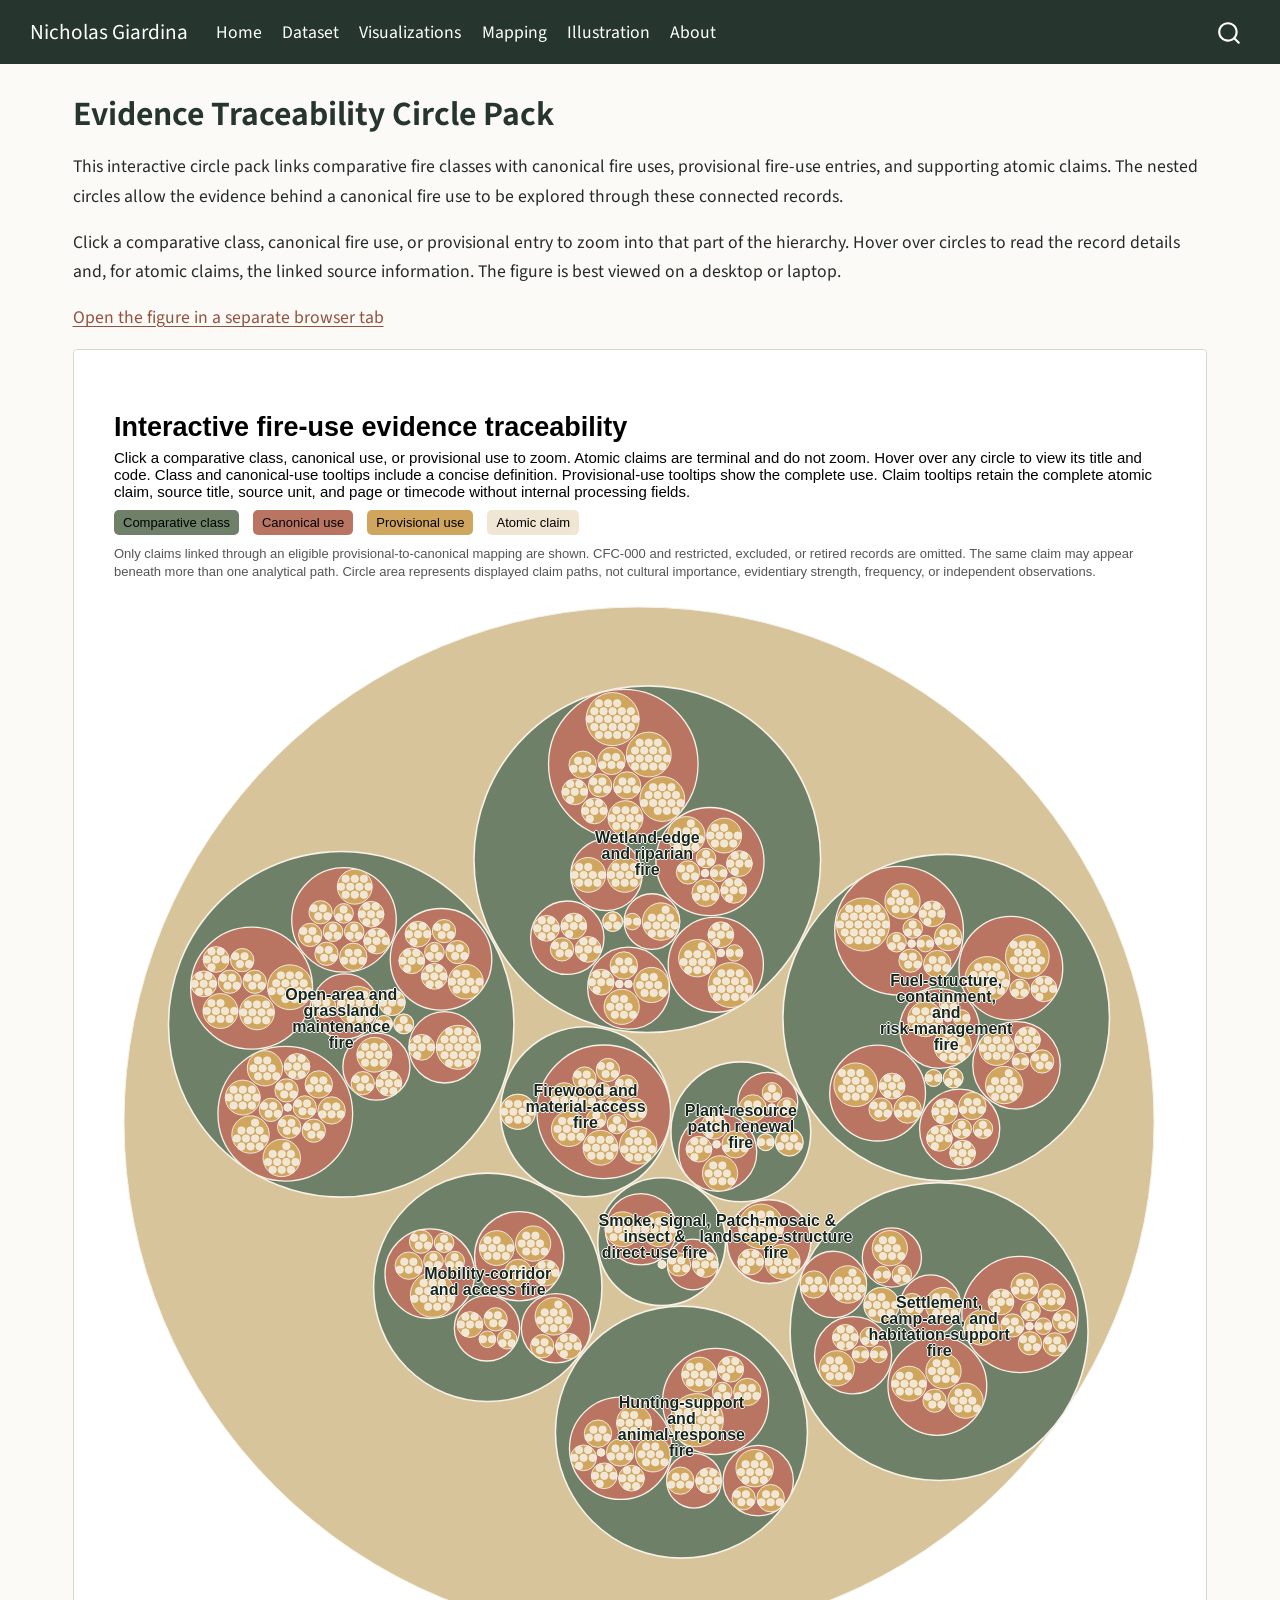
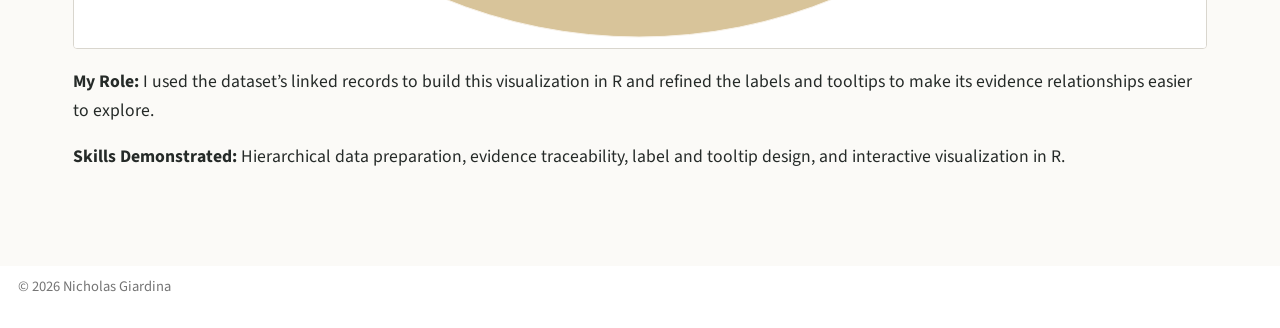
<file: docs/viz-circlepack.html>
<!DOCTYPE html>
<html xmlns="http://www.w3.org/1999/xhtml" lang="en" xml:lang="en"><head>

<meta charset="utf-8">
<meta name="generator" content="quarto-1.9.38">

<meta name="viewport" content="width=device-width, initial-scale=1.0, user-scalable=yes">


<title>Evidence Traceability Circle Pack – Nicholas Giardina</title>
<style>
/* Default styles provided by pandoc.
** See https://pandoc.org/MANUAL.html#variables-for-html for config info.
*/
code{white-space: pre-wrap;}
span.smallcaps{font-variant: small-caps;}
div.columns{display: flex; gap: min(4vw, 1.5em);}
div.column{flex: auto; overflow-x: auto;}
div.hanging-indent{margin-left: 1.5em; text-indent: -1.5em;}
ul.task-list{list-style: none;}
ul.task-list li input[type="checkbox"] {
  width: 0.8em;
  margin: 0 0.8em 0.2em -1em; /* quarto-specific, see https://github.com/quarto-dev/quarto-cli/issues/4556 */ 
  vertical-align: middle;
}
</style>


<script src="site_libs/quarto-nav/quarto-nav.js"></script>
<script src="site_libs/quarto-nav/headroom.min.js"></script>
<script src="site_libs/clipboard/clipboard.min.js"></script>
<script src="site_libs/quarto-search/autocomplete.umd.js"></script>
<script src="site_libs/quarto-search/fuse.min.js"></script>
<script src="site_libs/quarto-search/quarto-search.js"></script>
<meta name="quarto:offset" content="./">
<script src="site_libs/quarto-html/quarto.js" type="module"></script>
<script src="site_libs/quarto-html/tabsets/tabsets.js" type="module"></script>
<script src="site_libs/quarto-html/popper.min.js"></script>
<script src="site_libs/quarto-html/tippy.umd.min.js"></script>
<link href="site_libs/quarto-html/tippy.css" rel="stylesheet">
<link href="site_libs/quarto-html/quarto-syntax-highlighting-15634bcf2e68342d4ad2dfa704d543f6.css" rel="stylesheet" id="quarto-text-highlighting-styles">
<script src="site_libs/bootstrap/bootstrap.min.js"></script>
<link href="site_libs/bootstrap/bootstrap-icons.css" rel="stylesheet">
<link href="site_libs/bootstrap/bootstrap-e4b376ff6bc5f71f6061600b24376388.min.css" rel="stylesheet" append-hash="true" id="quarto-bootstrap" data-mode="light">
<script id="quarto-search-options" type="application/json">{
  "location": "navbar",
  "copy-button": false,
  "collapse-after": 3,
  "panel-placement": "end",
  "type": "overlay",
  "limit": 50,
  "keyboard-shortcut": [
    "f",
    "/",
    "s"
  ],
  "show-item-context": false,
  "language": {
    "search-no-results-text": "No results",
    "search-matching-documents-text": "matching documents",
    "search-copy-link-title": "Copy link to search",
    "search-hide-matches-text": "Hide additional matches",
    "search-more-match-text": "more match in this document",
    "search-more-matches-text": "more matches in this document",
    "search-clear-button-title": "Clear",
    "search-text-placeholder": "",
    "search-detached-cancel-button-title": "Cancel",
    "search-submit-button-title": "Submit",
    "search-label": "Search"
  }
}</script>


<link rel="stylesheet" href="styles.css">
</head>

<body class="nav-fixed quarto-light">

<div id="quarto-search-results"></div>
  <header id="quarto-header" class="headroom fixed-top">
    <nav class="navbar navbar-expand-lg " data-bs-theme="dark">
      <div class="navbar-container container-fluid">
      <div class="navbar-brand-container mx-auto">
    <a class="navbar-brand" href="./index.html">
    <span class="navbar-title">Nicholas Giardina</span>
    </a>
  </div>
            <div id="quarto-search" class="" title="Search"></div>
          <button class="navbar-toggler" type="button" data-bs-toggle="collapse" data-bs-target="#navbarCollapse" aria-controls="navbarCollapse" role="menu" aria-expanded="false" aria-label="Toggle navigation" onclick="if (window.quartoToggleHeadroom) { window.quartoToggleHeadroom(); }">
  <span class="navbar-toggler-icon"></span>
</button>
          <div class="collapse navbar-collapse" id="navbarCollapse">
            <ul class="navbar-nav navbar-nav-scroll me-auto">
  <li class="nav-item">
    <a class="nav-link" href="./index.html"> 
<span class="menu-text">Home</span></a>
  </li>  
  <li class="nav-item">
    <a class="nav-link" href="./dataset.html"> 
<span class="menu-text">Dataset</span></a>
  </li>  
  <li class="nav-item">
    <a class="nav-link" href="./visualizations.html"> 
<span class="menu-text">Visualizations</span></a>
  </li>  
  <li class="nav-item">
    <a class="nav-link" href="./maps.html"> 
<span class="menu-text">Mapping</span></a>
  </li>  
  <li class="nav-item">
    <a class="nav-link" href="./illustrations.html"> 
<span class="menu-text">Illustration</span></a>
  </li>  
  <li class="nav-item">
    <a class="nav-link" href="./about.html"> 
<span class="menu-text">About</span></a>
  </li>  
</ul>
          </div> <!-- /navcollapse -->
            <div class="quarto-navbar-tools">
</div>
      </div> <!-- /container-fluid -->
    </nav>
</header>
<!-- content -->
<div id="quarto-content" class="quarto-container page-columns page-rows-contents page-layout-full page-navbar">
<!-- sidebar -->
<!-- margin-sidebar -->
    
<!-- main -->
<main class="content column-page" id="quarto-document-content">

<header id="title-block-header" class="quarto-title-block default">
<div class="quarto-title">
<h1 class="title">Evidence Traceability Circle Pack</h1>
</div>



<div class="quarto-title-meta column-page">

    
  
    
  </div>
  


</header>


<p>This interactive circle pack links comparative fire classes with canonical fire uses, provisional fire-use entries, and supporting atomic claims. The nested circles allow the evidence behind a canonical fire use to be explored through these connected records.</p>
<p>Click a comparative class, canonical fire use, or provisional entry to zoom into that part of the hierarchy. Hover over circles to read the record details and, for atomic claims, the linked source information. The figure is best viewed on a desktop or laptop.</p>
<p><a href="interactive/evidence-traceability-circlepack.html" target="_blank">Open the figure in a separate browser tab</a></p>
<iframe class="interactive-frame circlepack-frame" src="interactive/evidence-traceability-circlepack.html" title="Interactive evidence traceability circle pack" loading="lazy" scrolling="no">
</iframe>
<p><strong>My Role:</strong> I used the dataset’s linked records to build this visualization in R and refined the labels and tooltips to make its evidence relationships easier to explore.</p>
<p><strong>Skills Demonstrated:</strong> Hierarchical data preparation, evidence traceability, label and tooltip design, and interactive visualization in R.</p>



</main> <!-- /main -->
<script id="quarto-html-after-body" type="application/javascript">
  window.document.addEventListener("DOMContentLoaded", function (event) {
    const isCodeAnnotation = (el) => {
      for (const clz of el.classList) {
        if (clz.startsWith('code-annotation-')) {                     
          return true;
        }
      }
      return false;
    }
    const onCopySuccess = function(e) {
      // button target
      const button = e.trigger;
      // don't keep focus
      button.blur();
      // flash "checked"
      button.classList.add('code-copy-button-checked');
      var currentTitle = button.getAttribute("title");
      button.setAttribute("title", "Copied!");
      let tooltip;
      if (window.bootstrap) {
        button.setAttribute("data-bs-toggle", "tooltip");
        button.setAttribute("data-bs-placement", "left");
        button.setAttribute("data-bs-title", "Copied!");
        tooltip = new bootstrap.Tooltip(button, 
          { trigger: "manual", 
            customClass: "code-copy-button-tooltip",
            offset: [0, -8]});
        tooltip.show();    
      }
      setTimeout(function() {
        if (tooltip) {
          tooltip.hide();
          button.removeAttribute("data-bs-title");
          button.removeAttribute("data-bs-toggle");
          button.removeAttribute("data-bs-placement");
        }
        button.setAttribute("title", currentTitle);
        button.classList.remove('code-copy-button-checked');
      }, 1000);
      // clear code selection
      e.clearSelection();
    }
    const getTextToCopy = function(trigger) {
      const outerScaffold = trigger.parentElement.cloneNode(true);
      const codeEl = outerScaffold.querySelector('code');
      for (const childEl of codeEl.children) {
        if (isCodeAnnotation(childEl)) {
          childEl.remove();
        }
      }
      return codeEl.innerText;
    }
    const clipboard = new window.ClipboardJS('.code-copy-button:not([data-in-quarto-modal])', {
      text: getTextToCopy
    });
    clipboard.on('success', onCopySuccess);
    if (window.document.getElementById('quarto-embedded-source-code-modal')) {
      const clipboardModal = new window.ClipboardJS('.code-copy-button[data-in-quarto-modal]', {
        text: getTextToCopy,
        container: window.document.getElementById('quarto-embedded-source-code-modal')
      });
      clipboardModal.on('success', onCopySuccess);
    }
      var localhostRegex = new RegExp(/^(?:http|https):\/\/localhost\:?[0-9]*\//);
      var mailtoRegex = new RegExp(/^mailto:/);
        var filterRegex = new RegExp('/' + window.location.host + '/');
      var isInternal = (href) => {
          return filterRegex.test(href) || localhostRegex.test(href) || mailtoRegex.test(href);
      }
      // Inspect non-navigation links and adorn them if external
     var links = window.document.querySelectorAll('a[href]:not(.nav-link):not(.navbar-brand):not(.toc-action):not(.sidebar-link):not(.sidebar-item-toggle):not(.pagination-link):not(.no-external):not([aria-hidden]):not(.dropdown-item):not(.quarto-navigation-tool):not(.about-link)');
      for (var i=0; i<links.length; i++) {
        const link = links[i];
        if (!isInternal(link.href)) {
          // undo the damage that might have been done by quarto-nav.js in the case of
          // links that we want to consider external
          if (link.dataset.originalHref !== undefined) {
            link.href = link.dataset.originalHref;
          }
            // target, if specified
            link.setAttribute("target", "_blank");
            if (link.getAttribute("rel") === null) {
              link.setAttribute("rel", "noopener");
            }
        }
      }
    function tippyHover(el, contentFn, onTriggerFn, onUntriggerFn) {
      const config = {
        allowHTML: true,
        maxWidth: 500,
        delay: 100,
        arrow: false,
        appendTo: function(el) {
            return el.parentElement;
        },
        interactive: true,
        interactiveBorder: 10,
        theme: 'quarto',
        placement: 'bottom-start',
      };
      if (contentFn) {
        config.content = contentFn;
      }
      if (onTriggerFn) {
        config.onTrigger = onTriggerFn;
      }
      if (onUntriggerFn) {
        config.onUntrigger = onUntriggerFn;
      }
      window.tippy(el, config); 
    }
    const noterefs = window.document.querySelectorAll('a[role="doc-noteref"]');
    for (var i=0; i<noterefs.length; i++) {
      const ref = noterefs[i];
      tippyHover(ref, function() {
        // use id or data attribute instead here
        let href = ref.getAttribute('data-footnote-href') || ref.getAttribute('href');
        try { href = new URL(href).hash; } catch {}
        const id = href.replace(/^#\/?/, "");
        const note = window.document.getElementById(id);
        if (note) {
          return note.innerHTML;
        } else {
          return "";
        }
      });
    }
    const xrefs = window.document.querySelectorAll('a.quarto-xref');
    const processXRef = (id, note) => {
      // Strip column container classes
      const stripColumnClz = (el) => {
        el.classList.remove("page-full", "page-columns");
        if (el.children) {
          for (const child of el.children) {
            stripColumnClz(child);
          }
        }
      }
      stripColumnClz(note)
      if (id === null || id.startsWith('sec-')) {
        // Special case sections, only their first couple elements
        const container = document.createElement("div");
        if (note.children && note.children.length > 2) {
          container.appendChild(note.children[0].cloneNode(true));
          for (let i = 1; i < note.children.length; i++) {
            const child = note.children[i];
            if (child.tagName === "P" && child.innerText === "") {
              continue;
            } else {
              container.appendChild(child.cloneNode(true));
              break;
            }
          }
          if (window.Quarto?.typesetMath) {
            window.Quarto.typesetMath(container);
          }
          return container.innerHTML
        } else {
          if (window.Quarto?.typesetMath) {
            window.Quarto.typesetMath(note);
          }
          return note.innerHTML;
        }
      } else {
        // Remove any anchor links if they are present
        const anchorLink = note.querySelector('a.anchorjs-link');
        if (anchorLink) {
          anchorLink.remove();
        }
        if (window.Quarto?.typesetMath) {
          window.Quarto.typesetMath(note);
        }
        if (note.classList.contains("callout")) {
          return note.outerHTML;
        } else {
          return note.innerHTML;
        }
      }
    }
    for (var i=0; i<xrefs.length; i++) {
      const xref = xrefs[i];
      tippyHover(xref, undefined, function(instance) {
        instance.disable();
        let url = xref.getAttribute('href');
        let hash = undefined; 
        if (url.startsWith('#')) {
          hash = url;
        } else {
          try { hash = new URL(url).hash; } catch {}
        }
        if (hash) {
          const id = hash.replace(/^#\/?/, "");
          const note = window.document.getElementById(id);
          if (note !== null) {
            try {
              const html = processXRef(id, note.cloneNode(true));
              instance.setContent(html);
            } finally {
              instance.enable();
              instance.show();
            }
          } else {
            // See if we can fetch this
            fetch(url.split('#')[0])
            .then(res => res.text())
            .then(html => {
              const parser = new DOMParser();
              const htmlDoc = parser.parseFromString(html, "text/html");
              const note = htmlDoc.getElementById(id);
              if (note !== null) {
                const html = processXRef(id, note);
                instance.setContent(html);
              } 
            }).finally(() => {
              instance.enable();
              instance.show();
            });
          }
        } else {
          // See if we can fetch a full url (with no hash to target)
          // This is a special case and we should probably do some content thinning / targeting
          fetch(url)
          .then(res => res.text())
          .then(html => {
            const parser = new DOMParser();
            const htmlDoc = parser.parseFromString(html, "text/html");
            const note = htmlDoc.querySelector('main.content');
            if (note !== null) {
              // This should only happen for chapter cross references
              // (since there is no id in the URL)
              // remove the first header
              if (note.children.length > 0 && note.children[0].tagName === "HEADER") {
                note.children[0].remove();
              }
              const html = processXRef(null, note);
              instance.setContent(html);
            } 
          }).finally(() => {
            instance.enable();
            instance.show();
          });
        }
      }, function(instance) {
      });
    }
        let selectedAnnoteEl;
        const selectorForAnnotation = ( cell, annotation) => {
          let cellAttr = 'data-code-cell="' + cell + '"';
          let lineAttr = 'data-code-annotation="' +  annotation + '"';
          const selector = 'span[' + cellAttr + '][' + lineAttr + ']';
          return selector;
        }
        const selectCodeLines = (annoteEl) => {
          const doc = window.document;
          const targetCell = annoteEl.getAttribute("data-target-cell");
          const targetAnnotation = annoteEl.getAttribute("data-target-annotation");
          const annoteSpan = window.document.querySelector(selectorForAnnotation(targetCell, targetAnnotation));
          const lines = annoteSpan.getAttribute("data-code-lines").split(",");
          const lineIds = lines.map((line) => {
            return targetCell + "-" + line;
          })
          let top = null;
          let height = null;
          let parent = null;
          if (lineIds.length > 0) {
              //compute the position of the single el (top and bottom and make a div)
              const el = window.document.getElementById(lineIds[0]);
              top = el.offsetTop;
              height = el.offsetHeight;
              parent = el.parentElement.parentElement;
            if (lineIds.length > 1) {
              const lastEl = window.document.getElementById(lineIds[lineIds.length - 1]);
              const bottom = lastEl.offsetTop + lastEl.offsetHeight;
              height = bottom - top;
            }
            if (top !== null && height !== null && parent !== null) {
              // cook up a div (if necessary) and position it 
              let div = window.document.getElementById("code-annotation-line-highlight");
              if (div === null) {
                div = window.document.createElement("div");
                div.setAttribute("id", "code-annotation-line-highlight");
                div.style.position = 'absolute';
                parent.appendChild(div);
              }
              div.style.top = top - 2 + "px";
              div.style.height = height + 4 + "px";
              div.style.left = 0;
              let gutterDiv = window.document.getElementById("code-annotation-line-highlight-gutter");
              if (gutterDiv === null) {
                gutterDiv = window.document.createElement("div");
                gutterDiv.setAttribute("id", "code-annotation-line-highlight-gutter");
                gutterDiv.style.position = 'absolute';
                const codeCell = window.document.getElementById(targetCell);
                const gutter = codeCell.querySelector('.code-annotation-gutter');
                gutter.appendChild(gutterDiv);
              }
              gutterDiv.style.top = top - 2 + "px";
              gutterDiv.style.height = height + 4 + "px";
            }
            selectedAnnoteEl = annoteEl;
          }
        };
        const unselectCodeLines = () => {
          const elementsIds = ["code-annotation-line-highlight", "code-annotation-line-highlight-gutter"];
          elementsIds.forEach((elId) => {
            const div = window.document.getElementById(elId);
            if (div) {
              div.remove();
            }
          });
          selectedAnnoteEl = undefined;
        };
          // Handle positioning of the toggle
      window.addEventListener(
        "resize",
        throttle(() => {
          elRect = undefined;
          if (selectedAnnoteEl) {
            selectCodeLines(selectedAnnoteEl);
          }
        }, 10)
      );
      function throttle(fn, ms) {
      let throttle = false;
      let timer;
        return (...args) => {
          if(!throttle) { // first call gets through
              fn.apply(this, args);
              throttle = true;
          } else { // all the others get throttled
              if(timer) clearTimeout(timer); // cancel #2
              timer = setTimeout(() => {
                fn.apply(this, args);
                timer = throttle = false;
              }, ms);
          }
        };
      }
        // Attach click handler to the DT
        const annoteDls = window.document.querySelectorAll('dt[data-target-cell]');
        for (const annoteDlNode of annoteDls) {
          annoteDlNode.addEventListener('click', (event) => {
            const clickedEl = event.target;
            if (clickedEl !== selectedAnnoteEl) {
              unselectCodeLines();
              const activeEl = window.document.querySelector('dt[data-target-cell].code-annotation-active');
              if (activeEl) {
                activeEl.classList.remove('code-annotation-active');
              }
              selectCodeLines(clickedEl);
              clickedEl.classList.add('code-annotation-active');
            } else {
              // Unselect the line
              unselectCodeLines();
              clickedEl.classList.remove('code-annotation-active');
            }
          });
        }
    const findCites = (el) => {
      const parentEl = el.parentElement;
      if (parentEl) {
        const cites = parentEl.dataset.cites;
        if (cites) {
          return {
            el,
            cites: cites.split(' ')
          };
        } else {
          return findCites(el.parentElement)
        }
      } else {
        return undefined;
      }
    };
    var bibliorefs = window.document.querySelectorAll('a[role="doc-biblioref"]');
    for (var i=0; i<bibliorefs.length; i++) {
      const ref = bibliorefs[i];
      const citeInfo = findCites(ref);
      if (citeInfo) {
        tippyHover(citeInfo.el, function() {
          var popup = window.document.createElement('div');
          citeInfo.cites.forEach(function(cite) {
            var citeDiv = window.document.createElement('div');
            citeDiv.classList.add('hanging-indent');
            citeDiv.classList.add('csl-entry');
            var biblioDiv = window.document.getElementById('ref-' + cite);
            if (biblioDiv) {
              citeDiv.innerHTML = biblioDiv.innerHTML;
            }
            popup.appendChild(citeDiv);
          });
          return popup.innerHTML;
        });
      }
    }
  });
  </script>
</div> <!-- /content -->
<footer class="footer">
  <div class="nav-footer">
    <div class="nav-footer-left">
<p>© 2026 Nicholas Giardina</p>
</div>   
    <div class="nav-footer-center">
      &nbsp;
    </div>
    <div class="nav-footer-right">
      &nbsp;
    </div>
  </div>
</footer>




</body></html>
</file>
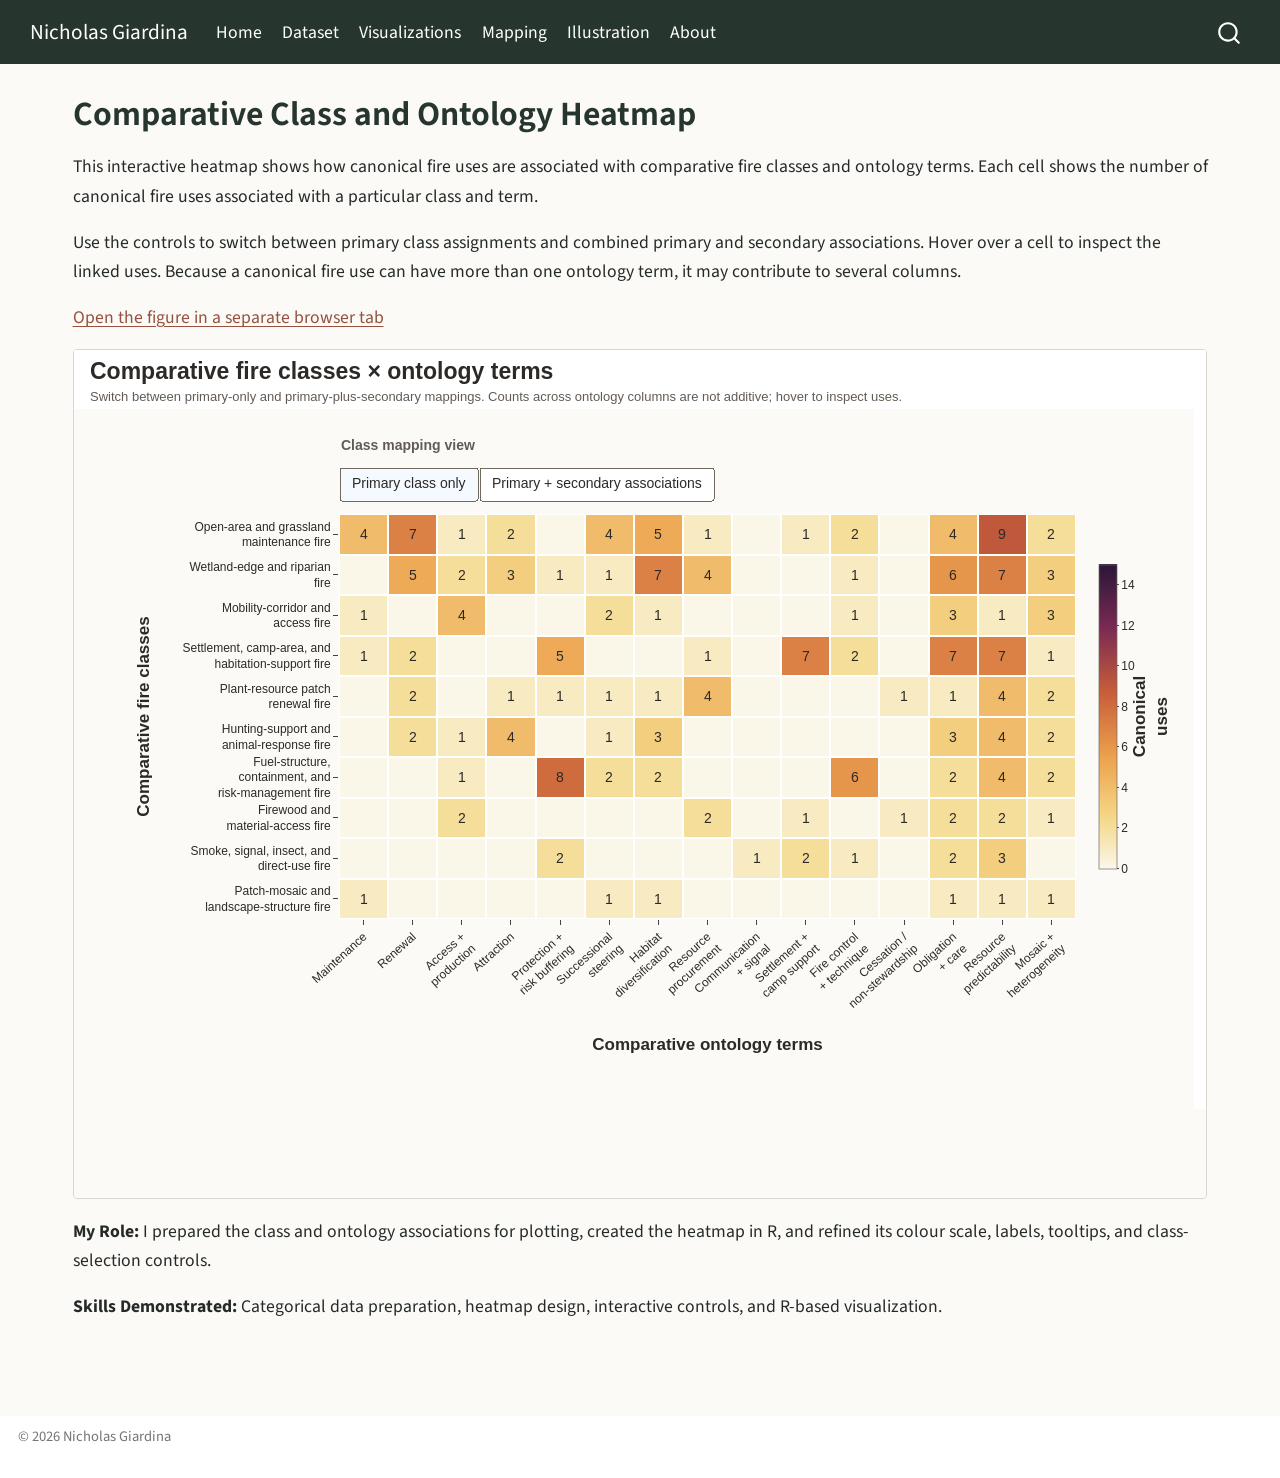
<file: docs/viz-ontology-heatmap.html>
<!DOCTYPE html>
<html xmlns="http://www.w3.org/1999/xhtml" lang="en" xml:lang="en"><head>

<meta charset="utf-8">
<meta name="generator" content="quarto-1.9.38">

<meta name="viewport" content="width=device-width, initial-scale=1.0, user-scalable=yes">


<title>Comparative Class and Ontology Heatmap – Nicholas Giardina</title>
<style>
/* Default styles provided by pandoc.
** See https://pandoc.org/MANUAL.html#variables-for-html for config info.
*/
code{white-space: pre-wrap;}
span.smallcaps{font-variant: small-caps;}
div.columns{display: flex; gap: min(4vw, 1.5em);}
div.column{flex: auto; overflow-x: auto;}
div.hanging-indent{margin-left: 1.5em; text-indent: -1.5em;}
ul.task-list{list-style: none;}
ul.task-list li input[type="checkbox"] {
  width: 0.8em;
  margin: 0 0.8em 0.2em -1em; /* quarto-specific, see https://github.com/quarto-dev/quarto-cli/issues/4556 */ 
  vertical-align: middle;
}
</style>


<script src="site_libs/quarto-nav/quarto-nav.js"></script>
<script src="site_libs/quarto-nav/headroom.min.js"></script>
<script src="site_libs/clipboard/clipboard.min.js"></script>
<script src="site_libs/quarto-search/autocomplete.umd.js"></script>
<script src="site_libs/quarto-search/fuse.min.js"></script>
<script src="site_libs/quarto-search/quarto-search.js"></script>
<meta name="quarto:offset" content="./">
<script src="site_libs/quarto-html/quarto.js" type="module"></script>
<script src="site_libs/quarto-html/tabsets/tabsets.js" type="module"></script>
<script src="site_libs/quarto-html/popper.min.js"></script>
<script src="site_libs/quarto-html/tippy.umd.min.js"></script>
<link href="site_libs/quarto-html/tippy.css" rel="stylesheet">
<link href="site_libs/quarto-html/quarto-syntax-highlighting-15634bcf2e68342d4ad2dfa704d543f6.css" rel="stylesheet" id="quarto-text-highlighting-styles">
<script src="site_libs/bootstrap/bootstrap.min.js"></script>
<link href="site_libs/bootstrap/bootstrap-icons.css" rel="stylesheet">
<link href="site_libs/bootstrap/bootstrap-e4b376ff6bc5f71f6061600b24376388.min.css" rel="stylesheet" append-hash="true" id="quarto-bootstrap" data-mode="light">
<script id="quarto-search-options" type="application/json">{
  "location": "navbar",
  "copy-button": false,
  "collapse-after": 3,
  "panel-placement": "end",
  "type": "overlay",
  "limit": 50,
  "keyboard-shortcut": [
    "f",
    "/",
    "s"
  ],
  "show-item-context": false,
  "language": {
    "search-no-results-text": "No results",
    "search-matching-documents-text": "matching documents",
    "search-copy-link-title": "Copy link to search",
    "search-hide-matches-text": "Hide additional matches",
    "search-more-match-text": "more match in this document",
    "search-more-matches-text": "more matches in this document",
    "search-clear-button-title": "Clear",
    "search-text-placeholder": "",
    "search-detached-cancel-button-title": "Cancel",
    "search-submit-button-title": "Submit",
    "search-label": "Search"
  }
}</script>


<link rel="stylesheet" href="styles.css">
</head>

<body class="nav-fixed quarto-light">

<div id="quarto-search-results"></div>
  <header id="quarto-header" class="headroom fixed-top">
    <nav class="navbar navbar-expand-lg " data-bs-theme="dark">
      <div class="navbar-container container-fluid">
      <div class="navbar-brand-container mx-auto">
    <a class="navbar-brand" href="./index.html">
    <span class="navbar-title">Nicholas Giardina</span>
    </a>
  </div>
            <div id="quarto-search" class="" title="Search"></div>
          <button class="navbar-toggler" type="button" data-bs-toggle="collapse" data-bs-target="#navbarCollapse" aria-controls="navbarCollapse" role="menu" aria-expanded="false" aria-label="Toggle navigation" onclick="if (window.quartoToggleHeadroom) { window.quartoToggleHeadroom(); }">
  <span class="navbar-toggler-icon"></span>
</button>
          <div class="collapse navbar-collapse" id="navbarCollapse">
            <ul class="navbar-nav navbar-nav-scroll me-auto">
  <li class="nav-item">
    <a class="nav-link" href="./index.html"> 
<span class="menu-text">Home</span></a>
  </li>  
  <li class="nav-item">
    <a class="nav-link" href="./dataset.html"> 
<span class="menu-text">Dataset</span></a>
  </li>  
  <li class="nav-item">
    <a class="nav-link" href="./visualizations.html"> 
<span class="menu-text">Visualizations</span></a>
  </li>  
  <li class="nav-item">
    <a class="nav-link" href="./maps.html"> 
<span class="menu-text">Mapping</span></a>
  </li>  
  <li class="nav-item">
    <a class="nav-link" href="./illustrations.html"> 
<span class="menu-text">Illustration</span></a>
  </li>  
  <li class="nav-item">
    <a class="nav-link" href="./about.html"> 
<span class="menu-text">About</span></a>
  </li>  
</ul>
          </div> <!-- /navcollapse -->
            <div class="quarto-navbar-tools">
</div>
      </div> <!-- /container-fluid -->
    </nav>
</header>
<!-- content -->
<div id="quarto-content" class="quarto-container page-columns page-rows-contents page-layout-full page-navbar">
<!-- sidebar -->
<!-- margin-sidebar -->
    
<!-- main -->
<main class="content column-page" id="quarto-document-content">

<header id="title-block-header" class="quarto-title-block default">
<div class="quarto-title">
<h1 class="title">Comparative Class and Ontology Heatmap</h1>
</div>



<div class="quarto-title-meta column-page">

    
  
    
  </div>
  


</header>


<p>This interactive heatmap shows how canonical fire uses are associated with comparative fire classes and ontology terms. Each cell shows the number of canonical fire uses associated with a particular class and term.</p>
<p>Use the controls to switch between primary class assignments and combined primary and secondary associations. Hover over a cell to inspect the linked uses. Because a canonical fire use can have more than one ontology term, it may contribute to several columns.</p>
<p><a href="interactive/comparative-ontology-heatmap.html" target="_blank">Open the figure in a separate browser tab</a></p>
<iframe class="interactive-frame ontology-frame" src="interactive/comparative-ontology-heatmap.html" title="Interactive comparative class and ontology heatmap" loading="lazy" scrolling="no">
</iframe>
<p><strong>My Role:</strong> I prepared the class and ontology associations for plotting, created the heatmap in R, and refined its colour scale, labels, tooltips, and class-selection controls.</p>
<p><strong>Skills Demonstrated:</strong> Categorical data preparation, heatmap design, interactive controls, and R-based visualization.</p>



</main> <!-- /main -->
<script id="quarto-html-after-body" type="application/javascript">
  window.document.addEventListener("DOMContentLoaded", function (event) {
    const isCodeAnnotation = (el) => {
      for (const clz of el.classList) {
        if (clz.startsWith('code-annotation-')) {                     
          return true;
        }
      }
      return false;
    }
    const onCopySuccess = function(e) {
      // button target
      const button = e.trigger;
      // don't keep focus
      button.blur();
      // flash "checked"
      button.classList.add('code-copy-button-checked');
      var currentTitle = button.getAttribute("title");
      button.setAttribute("title", "Copied!");
      let tooltip;
      if (window.bootstrap) {
        button.setAttribute("data-bs-toggle", "tooltip");
        button.setAttribute("data-bs-placement", "left");
        button.setAttribute("data-bs-title", "Copied!");
        tooltip = new bootstrap.Tooltip(button, 
          { trigger: "manual", 
            customClass: "code-copy-button-tooltip",
            offset: [0, -8]});
        tooltip.show();    
      }
      setTimeout(function() {
        if (tooltip) {
          tooltip.hide();
          button.removeAttribute("data-bs-title");
          button.removeAttribute("data-bs-toggle");
          button.removeAttribute("data-bs-placement");
        }
        button.setAttribute("title", currentTitle);
        button.classList.remove('code-copy-button-checked');
      }, 1000);
      // clear code selection
      e.clearSelection();
    }
    const getTextToCopy = function(trigger) {
      const outerScaffold = trigger.parentElement.cloneNode(true);
      const codeEl = outerScaffold.querySelector('code');
      for (const childEl of codeEl.children) {
        if (isCodeAnnotation(childEl)) {
          childEl.remove();
        }
      }
      return codeEl.innerText;
    }
    const clipboard = new window.ClipboardJS('.code-copy-button:not([data-in-quarto-modal])', {
      text: getTextToCopy
    });
    clipboard.on('success', onCopySuccess);
    if (window.document.getElementById('quarto-embedded-source-code-modal')) {
      const clipboardModal = new window.ClipboardJS('.code-copy-button[data-in-quarto-modal]', {
        text: getTextToCopy,
        container: window.document.getElementById('quarto-embedded-source-code-modal')
      });
      clipboardModal.on('success', onCopySuccess);
    }
      var localhostRegex = new RegExp(/^(?:http|https):\/\/localhost\:?[0-9]*\//);
      var mailtoRegex = new RegExp(/^mailto:/);
        var filterRegex = new RegExp('/' + window.location.host + '/');
      var isInternal = (href) => {
          return filterRegex.test(href) || localhostRegex.test(href) || mailtoRegex.test(href);
      }
      // Inspect non-navigation links and adorn them if external
     var links = window.document.querySelectorAll('a[href]:not(.nav-link):not(.navbar-brand):not(.toc-action):not(.sidebar-link):not(.sidebar-item-toggle):not(.pagination-link):not(.no-external):not([aria-hidden]):not(.dropdown-item):not(.quarto-navigation-tool):not(.about-link)');
      for (var i=0; i<links.length; i++) {
        const link = links[i];
        if (!isInternal(link.href)) {
          // undo the damage that might have been done by quarto-nav.js in the case of
          // links that we want to consider external
          if (link.dataset.originalHref !== undefined) {
            link.href = link.dataset.originalHref;
          }
            // target, if specified
            link.setAttribute("target", "_blank");
            if (link.getAttribute("rel") === null) {
              link.setAttribute("rel", "noopener");
            }
        }
      }
    function tippyHover(el, contentFn, onTriggerFn, onUntriggerFn) {
      const config = {
        allowHTML: true,
        maxWidth: 500,
        delay: 100,
        arrow: false,
        appendTo: function(el) {
            return el.parentElement;
        },
        interactive: true,
        interactiveBorder: 10,
        theme: 'quarto',
        placement: 'bottom-start',
      };
      if (contentFn) {
        config.content = contentFn;
      }
      if (onTriggerFn) {
        config.onTrigger = onTriggerFn;
      }
      if (onUntriggerFn) {
        config.onUntrigger = onUntriggerFn;
      }
      window.tippy(el, config); 
    }
    const noterefs = window.document.querySelectorAll('a[role="doc-noteref"]');
    for (var i=0; i<noterefs.length; i++) {
      const ref = noterefs[i];
      tippyHover(ref, function() {
        // use id or data attribute instead here
        let href = ref.getAttribute('data-footnote-href') || ref.getAttribute('href');
        try { href = new URL(href).hash; } catch {}
        const id = href.replace(/^#\/?/, "");
        const note = window.document.getElementById(id);
        if (note) {
          return note.innerHTML;
        } else {
          return "";
        }
      });
    }
    const xrefs = window.document.querySelectorAll('a.quarto-xref');
    const processXRef = (id, note) => {
      // Strip column container classes
      const stripColumnClz = (el) => {
        el.classList.remove("page-full", "page-columns");
        if (el.children) {
          for (const child of el.children) {
            stripColumnClz(child);
          }
        }
      }
      stripColumnClz(note)
      if (id === null || id.startsWith('sec-')) {
        // Special case sections, only their first couple elements
        const container = document.createElement("div");
        if (note.children && note.children.length > 2) {
          container.appendChild(note.children[0].cloneNode(true));
          for (let i = 1; i < note.children.length; i++) {
            const child = note.children[i];
            if (child.tagName === "P" && child.innerText === "") {
              continue;
            } else {
              container.appendChild(child.cloneNode(true));
              break;
            }
          }
          if (window.Quarto?.typesetMath) {
            window.Quarto.typesetMath(container);
          }
          return container.innerHTML
        } else {
          if (window.Quarto?.typesetMath) {
            window.Quarto.typesetMath(note);
          }
          return note.innerHTML;
        }
      } else {
        // Remove any anchor links if they are present
        const anchorLink = note.querySelector('a.anchorjs-link');
        if (anchorLink) {
          anchorLink.remove();
        }
        if (window.Quarto?.typesetMath) {
          window.Quarto.typesetMath(note);
        }
        if (note.classList.contains("callout")) {
          return note.outerHTML;
        } else {
          return note.innerHTML;
        }
      }
    }
    for (var i=0; i<xrefs.length; i++) {
      const xref = xrefs[i];
      tippyHover(xref, undefined, function(instance) {
        instance.disable();
        let url = xref.getAttribute('href');
        let hash = undefined; 
        if (url.startsWith('#')) {
          hash = url;
        } else {
          try { hash = new URL(url).hash; } catch {}
        }
        if (hash) {
          const id = hash.replace(/^#\/?/, "");
          const note = window.document.getElementById(id);
          if (note !== null) {
            try {
              const html = processXRef(id, note.cloneNode(true));
              instance.setContent(html);
            } finally {
              instance.enable();
              instance.show();
            }
          } else {
            // See if we can fetch this
            fetch(url.split('#')[0])
            .then(res => res.text())
            .then(html => {
              const parser = new DOMParser();
              const htmlDoc = parser.parseFromString(html, "text/html");
              const note = htmlDoc.getElementById(id);
              if (note !== null) {
                const html = processXRef(id, note);
                instance.setContent(html);
              } 
            }).finally(() => {
              instance.enable();
              instance.show();
            });
          }
        } else {
          // See if we can fetch a full url (with no hash to target)
          // This is a special case and we should probably do some content thinning / targeting
          fetch(url)
          .then(res => res.text())
          .then(html => {
            const parser = new DOMParser();
            const htmlDoc = parser.parseFromString(html, "text/html");
            const note = htmlDoc.querySelector('main.content');
            if (note !== null) {
              // This should only happen for chapter cross references
              // (since there is no id in the URL)
              // remove the first header
              if (note.children.length > 0 && note.children[0].tagName === "HEADER") {
                note.children[0].remove();
              }
              const html = processXRef(null, note);
              instance.setContent(html);
            } 
          }).finally(() => {
            instance.enable();
            instance.show();
          });
        }
      }, function(instance) {
      });
    }
        let selectedAnnoteEl;
        const selectorForAnnotation = ( cell, annotation) => {
          let cellAttr = 'data-code-cell="' + cell + '"';
          let lineAttr = 'data-code-annotation="' +  annotation + '"';
          const selector = 'span[' + cellAttr + '][' + lineAttr + ']';
          return selector;
        }
        const selectCodeLines = (annoteEl) => {
          const doc = window.document;
          const targetCell = annoteEl.getAttribute("data-target-cell");
          const targetAnnotation = annoteEl.getAttribute("data-target-annotation");
          const annoteSpan = window.document.querySelector(selectorForAnnotation(targetCell, targetAnnotation));
          const lines = annoteSpan.getAttribute("data-code-lines").split(",");
          const lineIds = lines.map((line) => {
            return targetCell + "-" + line;
          })
          let top = null;
          let height = null;
          let parent = null;
          if (lineIds.length > 0) {
              //compute the position of the single el (top and bottom and make a div)
              const el = window.document.getElementById(lineIds[0]);
              top = el.offsetTop;
              height = el.offsetHeight;
              parent = el.parentElement.parentElement;
            if (lineIds.length > 1) {
              const lastEl = window.document.getElementById(lineIds[lineIds.length - 1]);
              const bottom = lastEl.offsetTop + lastEl.offsetHeight;
              height = bottom - top;
            }
            if (top !== null && height !== null && parent !== null) {
              // cook up a div (if necessary) and position it 
              let div = window.document.getElementById("code-annotation-line-highlight");
              if (div === null) {
                div = window.document.createElement("div");
                div.setAttribute("id", "code-annotation-line-highlight");
                div.style.position = 'absolute';
                parent.appendChild(div);
              }
              div.style.top = top - 2 + "px";
              div.style.height = height + 4 + "px";
              div.style.left = 0;
              let gutterDiv = window.document.getElementById("code-annotation-line-highlight-gutter");
              if (gutterDiv === null) {
                gutterDiv = window.document.createElement("div");
                gutterDiv.setAttribute("id", "code-annotation-line-highlight-gutter");
                gutterDiv.style.position = 'absolute';
                const codeCell = window.document.getElementById(targetCell);
                const gutter = codeCell.querySelector('.code-annotation-gutter');
                gutter.appendChild(gutterDiv);
              }
              gutterDiv.style.top = top - 2 + "px";
              gutterDiv.style.height = height + 4 + "px";
            }
            selectedAnnoteEl = annoteEl;
          }
        };
        const unselectCodeLines = () => {
          const elementsIds = ["code-annotation-line-highlight", "code-annotation-line-highlight-gutter"];
          elementsIds.forEach((elId) => {
            const div = window.document.getElementById(elId);
            if (div) {
              div.remove();
            }
          });
          selectedAnnoteEl = undefined;
        };
          // Handle positioning of the toggle
      window.addEventListener(
        "resize",
        throttle(() => {
          elRect = undefined;
          if (selectedAnnoteEl) {
            selectCodeLines(selectedAnnoteEl);
          }
        }, 10)
      );
      function throttle(fn, ms) {
      let throttle = false;
      let timer;
        return (...args) => {
          if(!throttle) { // first call gets through
              fn.apply(this, args);
              throttle = true;
          } else { // all the others get throttled
              if(timer) clearTimeout(timer); // cancel #2
              timer = setTimeout(() => {
                fn.apply(this, args);
                timer = throttle = false;
              }, ms);
          }
        };
      }
        // Attach click handler to the DT
        const annoteDls = window.document.querySelectorAll('dt[data-target-cell]');
        for (const annoteDlNode of annoteDls) {
          annoteDlNode.addEventListener('click', (event) => {
            const clickedEl = event.target;
            if (clickedEl !== selectedAnnoteEl) {
              unselectCodeLines();
              const activeEl = window.document.querySelector('dt[data-target-cell].code-annotation-active');
              if (activeEl) {
                activeEl.classList.remove('code-annotation-active');
              }
              selectCodeLines(clickedEl);
              clickedEl.classList.add('code-annotation-active');
            } else {
              // Unselect the line
              unselectCodeLines();
              clickedEl.classList.remove('code-annotation-active');
            }
          });
        }
    const findCites = (el) => {
      const parentEl = el.parentElement;
      if (parentEl) {
        const cites = parentEl.dataset.cites;
        if (cites) {
          return {
            el,
            cites: cites.split(' ')
          };
        } else {
          return findCites(el.parentElement)
        }
      } else {
        return undefined;
      }
    };
    var bibliorefs = window.document.querySelectorAll('a[role="doc-biblioref"]');
    for (var i=0; i<bibliorefs.length; i++) {
      const ref = bibliorefs[i];
      const citeInfo = findCites(ref);
      if (citeInfo) {
        tippyHover(citeInfo.el, function() {
          var popup = window.document.createElement('div');
          citeInfo.cites.forEach(function(cite) {
            var citeDiv = window.document.createElement('div');
            citeDiv.classList.add('hanging-indent');
            citeDiv.classList.add('csl-entry');
            var biblioDiv = window.document.getElementById('ref-' + cite);
            if (biblioDiv) {
              citeDiv.innerHTML = biblioDiv.innerHTML;
            }
            popup.appendChild(citeDiv);
          });
          return popup.innerHTML;
        });
      }
    }
  });
  </script>
</div> <!-- /content -->
<footer class="footer">
  <div class="nav-footer">
    <div class="nav-footer-left">
<p>© 2026 Nicholas Giardina</p>
</div>   
    <div class="nav-footer-center">
      &nbsp;
    </div>
    <div class="nav-footer-right">
      &nbsp;
    </div>
  </div>
</footer>




</body></html>
</file>
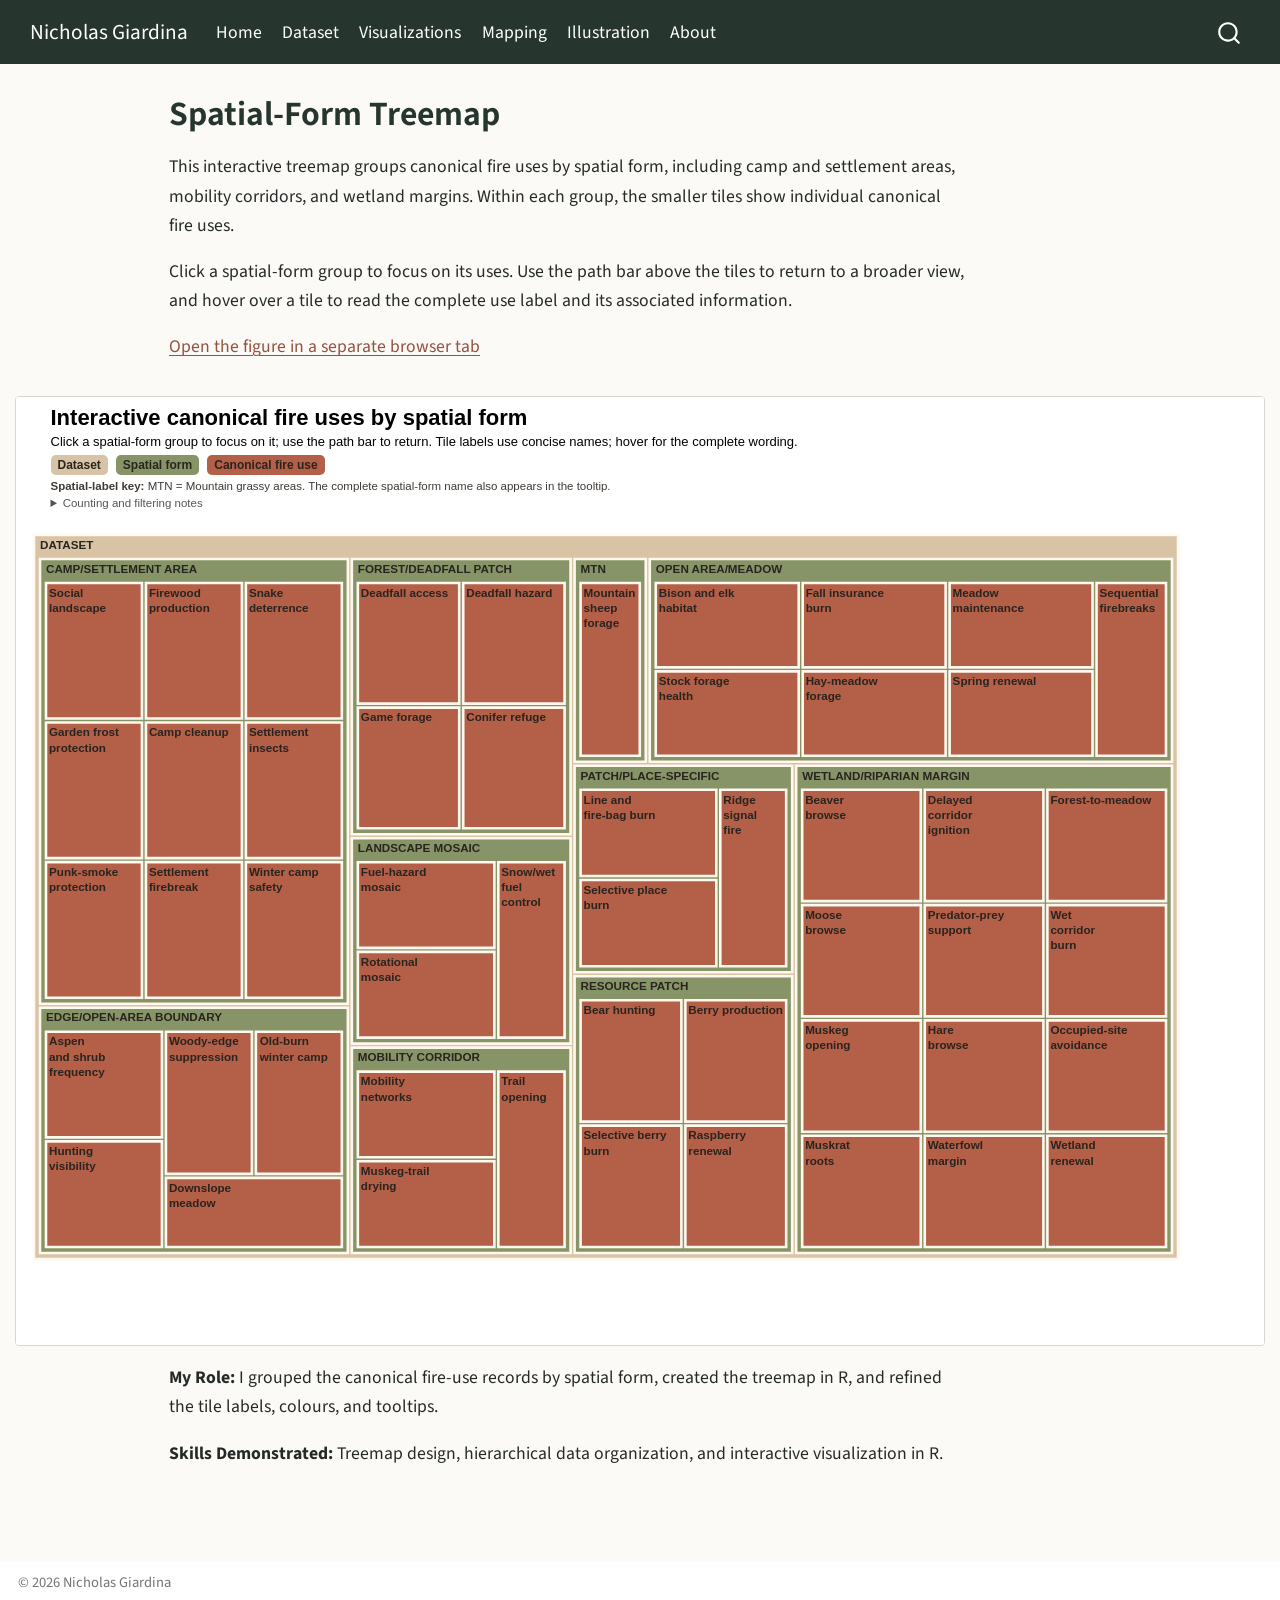
<file: docs/viz-spatial-treemap.html>
<!DOCTYPE html>
<html xmlns="http://www.w3.org/1999/xhtml" lang="en" xml:lang="en"><head>

<meta charset="utf-8">
<meta name="generator" content="quarto-1.9.38">

<meta name="viewport" content="width=device-width, initial-scale=1.0, user-scalable=yes">


<title>Spatial-Form Treemap – Nicholas Giardina</title>
<style>
/* Default styles provided by pandoc.
** See https://pandoc.org/MANUAL.html#variables-for-html for config info.
*/
code{white-space: pre-wrap;}
span.smallcaps{font-variant: small-caps;}
div.columns{display: flex; gap: min(4vw, 1.5em);}
div.column{flex: auto; overflow-x: auto;}
div.hanging-indent{margin-left: 1.5em; text-indent: -1.5em;}
ul.task-list{list-style: none;}
ul.task-list li input[type="checkbox"] {
  width: 0.8em;
  margin: 0 0.8em 0.2em -1em; /* quarto-specific, see https://github.com/quarto-dev/quarto-cli/issues/4556 */ 
  vertical-align: middle;
}
</style>


<script src="site_libs/quarto-nav/quarto-nav.js"></script>
<script src="site_libs/quarto-nav/headroom.min.js"></script>
<script src="site_libs/clipboard/clipboard.min.js"></script>
<script src="site_libs/quarto-search/autocomplete.umd.js"></script>
<script src="site_libs/quarto-search/fuse.min.js"></script>
<script src="site_libs/quarto-search/quarto-search.js"></script>
<meta name="quarto:offset" content="./">
<script src="site_libs/quarto-html/quarto.js" type="module"></script>
<script src="site_libs/quarto-html/tabsets/tabsets.js" type="module"></script>
<script src="site_libs/quarto-html/popper.min.js"></script>
<script src="site_libs/quarto-html/tippy.umd.min.js"></script>
<link href="site_libs/quarto-html/tippy.css" rel="stylesheet">
<link href="site_libs/quarto-html/quarto-syntax-highlighting-15634bcf2e68342d4ad2dfa704d543f6.css" rel="stylesheet" id="quarto-text-highlighting-styles">
<script src="site_libs/bootstrap/bootstrap.min.js"></script>
<link href="site_libs/bootstrap/bootstrap-icons.css" rel="stylesheet">
<link href="site_libs/bootstrap/bootstrap-e4b376ff6bc5f71f6061600b24376388.min.css" rel="stylesheet" append-hash="true" id="quarto-bootstrap" data-mode="light">
<script id="quarto-search-options" type="application/json">{
  "location": "navbar",
  "copy-button": false,
  "collapse-after": 3,
  "panel-placement": "end",
  "type": "overlay",
  "limit": 50,
  "keyboard-shortcut": [
    "f",
    "/",
    "s"
  ],
  "show-item-context": false,
  "language": {
    "search-no-results-text": "No results",
    "search-matching-documents-text": "matching documents",
    "search-copy-link-title": "Copy link to search",
    "search-hide-matches-text": "Hide additional matches",
    "search-more-match-text": "more match in this document",
    "search-more-matches-text": "more matches in this document",
    "search-clear-button-title": "Clear",
    "search-text-placeholder": "",
    "search-detached-cancel-button-title": "Cancel",
    "search-submit-button-title": "Submit",
    "search-label": "Search"
  }
}</script>


<link rel="stylesheet" href="styles.css">
</head>

<body class="nav-fixed quarto-light">

<div id="quarto-search-results"></div>
  <header id="quarto-header" class="headroom fixed-top">
    <nav class="navbar navbar-expand-lg " data-bs-theme="dark">
      <div class="navbar-container container-fluid">
      <div class="navbar-brand-container mx-auto">
    <a class="navbar-brand" href="./index.html">
    <span class="navbar-title">Nicholas Giardina</span>
    </a>
  </div>
            <div id="quarto-search" class="" title="Search"></div>
          <button class="navbar-toggler" type="button" data-bs-toggle="collapse" data-bs-target="#navbarCollapse" aria-controls="navbarCollapse" role="menu" aria-expanded="false" aria-label="Toggle navigation" onclick="if (window.quartoToggleHeadroom) { window.quartoToggleHeadroom(); }">
  <span class="navbar-toggler-icon"></span>
</button>
          <div class="collapse navbar-collapse" id="navbarCollapse">
            <ul class="navbar-nav navbar-nav-scroll me-auto">
  <li class="nav-item">
    <a class="nav-link" href="./index.html"> 
<span class="menu-text">Home</span></a>
  </li>  
  <li class="nav-item">
    <a class="nav-link" href="./dataset.html"> 
<span class="menu-text">Dataset</span></a>
  </li>  
  <li class="nav-item">
    <a class="nav-link" href="./visualizations.html"> 
<span class="menu-text">Visualizations</span></a>
  </li>  
  <li class="nav-item">
    <a class="nav-link" href="./maps.html"> 
<span class="menu-text">Mapping</span></a>
  </li>  
  <li class="nav-item">
    <a class="nav-link" href="./illustrations.html"> 
<span class="menu-text">Illustration</span></a>
  </li>  
  <li class="nav-item">
    <a class="nav-link" href="./about.html"> 
<span class="menu-text">About</span></a>
  </li>  
</ul>
          </div> <!-- /navcollapse -->
            <div class="quarto-navbar-tools">
</div>
      </div> <!-- /container-fluid -->
    </nav>
</header>
<!-- content -->
<div id="quarto-content" class="quarto-container page-columns page-rows-contents page-layout-full page-navbar">
<!-- sidebar -->
<!-- margin-sidebar -->
    
<!-- main -->
<main class="content page-columns page-full column-body" id="quarto-document-content">

<header id="title-block-header" class="quarto-title-block default">
<div class="quarto-title">
<h1 class="title">Spatial-Form Treemap</h1>
</div>



<div class="quarto-title-meta column-body">

    
  
    
  </div>
  


</header>


<p>This interactive treemap groups canonical fire uses by spatial form, including camp and settlement areas, mobility corridors, and wetland margins. Within each group, the smaller tiles show individual canonical fire uses.</p>
<p>Click a spatial-form group to focus on its uses. Use the path bar above the tiles to return to a broader view, and hover over a tile to read the complete use label and its associated information.</p>
<p><a href="interactive/spatial-form-treemap.html" target="_blank">Open the figure in a separate browser tab</a></p>
<div class="column-screen-inset">
<iframe class="interactive-frame treemap-frame" src="interactive/spatial-form-treemap.html" title="Interactive spatial-form treemap" loading="lazy" scrolling="no">
</iframe>
</div>
<p><strong>My Role:</strong> I grouped the canonical fire-use records by spatial form, created the treemap in R, and refined the tile labels, colours, and tooltips.</p>
<p><strong>Skills Demonstrated:</strong> Treemap design, hierarchical data organization, and interactive visualization in R.</p>



</main> <!-- /main -->
<script id="quarto-html-after-body" type="application/javascript">
  window.document.addEventListener("DOMContentLoaded", function (event) {
    const isCodeAnnotation = (el) => {
      for (const clz of el.classList) {
        if (clz.startsWith('code-annotation-')) {                     
          return true;
        }
      }
      return false;
    }
    const onCopySuccess = function(e) {
      // button target
      const button = e.trigger;
      // don't keep focus
      button.blur();
      // flash "checked"
      button.classList.add('code-copy-button-checked');
      var currentTitle = button.getAttribute("title");
      button.setAttribute("title", "Copied!");
      let tooltip;
      if (window.bootstrap) {
        button.setAttribute("data-bs-toggle", "tooltip");
        button.setAttribute("data-bs-placement", "left");
        button.setAttribute("data-bs-title", "Copied!");
        tooltip = new bootstrap.Tooltip(button, 
          { trigger: "manual", 
            customClass: "code-copy-button-tooltip",
            offset: [0, -8]});
        tooltip.show();    
      }
      setTimeout(function() {
        if (tooltip) {
          tooltip.hide();
          button.removeAttribute("data-bs-title");
          button.removeAttribute("data-bs-toggle");
          button.removeAttribute("data-bs-placement");
        }
        button.setAttribute("title", currentTitle);
        button.classList.remove('code-copy-button-checked');
      }, 1000);
      // clear code selection
      e.clearSelection();
    }
    const getTextToCopy = function(trigger) {
      const outerScaffold = trigger.parentElement.cloneNode(true);
      const codeEl = outerScaffold.querySelector('code');
      for (const childEl of codeEl.children) {
        if (isCodeAnnotation(childEl)) {
          childEl.remove();
        }
      }
      return codeEl.innerText;
    }
    const clipboard = new window.ClipboardJS('.code-copy-button:not([data-in-quarto-modal])', {
      text: getTextToCopy
    });
    clipboard.on('success', onCopySuccess);
    if (window.document.getElementById('quarto-embedded-source-code-modal')) {
      const clipboardModal = new window.ClipboardJS('.code-copy-button[data-in-quarto-modal]', {
        text: getTextToCopy,
        container: window.document.getElementById('quarto-embedded-source-code-modal')
      });
      clipboardModal.on('success', onCopySuccess);
    }
      var localhostRegex = new RegExp(/^(?:http|https):\/\/localhost\:?[0-9]*\//);
      var mailtoRegex = new RegExp(/^mailto:/);
        var filterRegex = new RegExp('/' + window.location.host + '/');
      var isInternal = (href) => {
          return filterRegex.test(href) || localhostRegex.test(href) || mailtoRegex.test(href);
      }
      // Inspect non-navigation links and adorn them if external
     var links = window.document.querySelectorAll('a[href]:not(.nav-link):not(.navbar-brand):not(.toc-action):not(.sidebar-link):not(.sidebar-item-toggle):not(.pagination-link):not(.no-external):not([aria-hidden]):not(.dropdown-item):not(.quarto-navigation-tool):not(.about-link)');
      for (var i=0; i<links.length; i++) {
        const link = links[i];
        if (!isInternal(link.href)) {
          // undo the damage that might have been done by quarto-nav.js in the case of
          // links that we want to consider external
          if (link.dataset.originalHref !== undefined) {
            link.href = link.dataset.originalHref;
          }
            // target, if specified
            link.setAttribute("target", "_blank");
            if (link.getAttribute("rel") === null) {
              link.setAttribute("rel", "noopener");
            }
        }
      }
    function tippyHover(el, contentFn, onTriggerFn, onUntriggerFn) {
      const config = {
        allowHTML: true,
        maxWidth: 500,
        delay: 100,
        arrow: false,
        appendTo: function(el) {
            return el.parentElement;
        },
        interactive: true,
        interactiveBorder: 10,
        theme: 'quarto',
        placement: 'bottom-start',
      };
      if (contentFn) {
        config.content = contentFn;
      }
      if (onTriggerFn) {
        config.onTrigger = onTriggerFn;
      }
      if (onUntriggerFn) {
        config.onUntrigger = onUntriggerFn;
      }
      window.tippy(el, config); 
    }
    const noterefs = window.document.querySelectorAll('a[role="doc-noteref"]');
    for (var i=0; i<noterefs.length; i++) {
      const ref = noterefs[i];
      tippyHover(ref, function() {
        // use id or data attribute instead here
        let href = ref.getAttribute('data-footnote-href') || ref.getAttribute('href');
        try { href = new URL(href).hash; } catch {}
        const id = href.replace(/^#\/?/, "");
        const note = window.document.getElementById(id);
        if (note) {
          return note.innerHTML;
        } else {
          return "";
        }
      });
    }
    const xrefs = window.document.querySelectorAll('a.quarto-xref');
    const processXRef = (id, note) => {
      // Strip column container classes
      const stripColumnClz = (el) => {
        el.classList.remove("page-full", "page-columns");
        if (el.children) {
          for (const child of el.children) {
            stripColumnClz(child);
          }
        }
      }
      stripColumnClz(note)
      if (id === null || id.startsWith('sec-')) {
        // Special case sections, only their first couple elements
        const container = document.createElement("div");
        if (note.children && note.children.length > 2) {
          container.appendChild(note.children[0].cloneNode(true));
          for (let i = 1; i < note.children.length; i++) {
            const child = note.children[i];
            if (child.tagName === "P" && child.innerText === "") {
              continue;
            } else {
              container.appendChild(child.cloneNode(true));
              break;
            }
          }
          if (window.Quarto?.typesetMath) {
            window.Quarto.typesetMath(container);
          }
          return container.innerHTML
        } else {
          if (window.Quarto?.typesetMath) {
            window.Quarto.typesetMath(note);
          }
          return note.innerHTML;
        }
      } else {
        // Remove any anchor links if they are present
        const anchorLink = note.querySelector('a.anchorjs-link');
        if (anchorLink) {
          anchorLink.remove();
        }
        if (window.Quarto?.typesetMath) {
          window.Quarto.typesetMath(note);
        }
        if (note.classList.contains("callout")) {
          return note.outerHTML;
        } else {
          return note.innerHTML;
        }
      }
    }
    for (var i=0; i<xrefs.length; i++) {
      const xref = xrefs[i];
      tippyHover(xref, undefined, function(instance) {
        instance.disable();
        let url = xref.getAttribute('href');
        let hash = undefined; 
        if (url.startsWith('#')) {
          hash = url;
        } else {
          try { hash = new URL(url).hash; } catch {}
        }
        if (hash) {
          const id = hash.replace(/^#\/?/, "");
          const note = window.document.getElementById(id);
          if (note !== null) {
            try {
              const html = processXRef(id, note.cloneNode(true));
              instance.setContent(html);
            } finally {
              instance.enable();
              instance.show();
            }
          } else {
            // See if we can fetch this
            fetch(url.split('#')[0])
            .then(res => res.text())
            .then(html => {
              const parser = new DOMParser();
              const htmlDoc = parser.parseFromString(html, "text/html");
              const note = htmlDoc.getElementById(id);
              if (note !== null) {
                const html = processXRef(id, note);
                instance.setContent(html);
              } 
            }).finally(() => {
              instance.enable();
              instance.show();
            });
          }
        } else {
          // See if we can fetch a full url (with no hash to target)
          // This is a special case and we should probably do some content thinning / targeting
          fetch(url)
          .then(res => res.text())
          .then(html => {
            const parser = new DOMParser();
            const htmlDoc = parser.parseFromString(html, "text/html");
            const note = htmlDoc.querySelector('main.content');
            if (note !== null) {
              // This should only happen for chapter cross references
              // (since there is no id in the URL)
              // remove the first header
              if (note.children.length > 0 && note.children[0].tagName === "HEADER") {
                note.children[0].remove();
              }
              const html = processXRef(null, note);
              instance.setContent(html);
            } 
          }).finally(() => {
            instance.enable();
            instance.show();
          });
        }
      }, function(instance) {
      });
    }
        let selectedAnnoteEl;
        const selectorForAnnotation = ( cell, annotation) => {
          let cellAttr = 'data-code-cell="' + cell + '"';
          let lineAttr = 'data-code-annotation="' +  annotation + '"';
          const selector = 'span[' + cellAttr + '][' + lineAttr + ']';
          return selector;
        }
        const selectCodeLines = (annoteEl) => {
          const doc = window.document;
          const targetCell = annoteEl.getAttribute("data-target-cell");
          const targetAnnotation = annoteEl.getAttribute("data-target-annotation");
          const annoteSpan = window.document.querySelector(selectorForAnnotation(targetCell, targetAnnotation));
          const lines = annoteSpan.getAttribute("data-code-lines").split(",");
          const lineIds = lines.map((line) => {
            return targetCell + "-" + line;
          })
          let top = null;
          let height = null;
          let parent = null;
          if (lineIds.length > 0) {
              //compute the position of the single el (top and bottom and make a div)
              const el = window.document.getElementById(lineIds[0]);
              top = el.offsetTop;
              height = el.offsetHeight;
              parent = el.parentElement.parentElement;
            if (lineIds.length > 1) {
              const lastEl = window.document.getElementById(lineIds[lineIds.length - 1]);
              const bottom = lastEl.offsetTop + lastEl.offsetHeight;
              height = bottom - top;
            }
            if (top !== null && height !== null && parent !== null) {
              // cook up a div (if necessary) and position it 
              let div = window.document.getElementById("code-annotation-line-highlight");
              if (div === null) {
                div = window.document.createElement("div");
                div.setAttribute("id", "code-annotation-line-highlight");
                div.style.position = 'absolute';
                parent.appendChild(div);
              }
              div.style.top = top - 2 + "px";
              div.style.height = height + 4 + "px";
              div.style.left = 0;
              let gutterDiv = window.document.getElementById("code-annotation-line-highlight-gutter");
              if (gutterDiv === null) {
                gutterDiv = window.document.createElement("div");
                gutterDiv.setAttribute("id", "code-annotation-line-highlight-gutter");
                gutterDiv.style.position = 'absolute';
                const codeCell = window.document.getElementById(targetCell);
                const gutter = codeCell.querySelector('.code-annotation-gutter');
                gutter.appendChild(gutterDiv);
              }
              gutterDiv.style.top = top - 2 + "px";
              gutterDiv.style.height = height + 4 + "px";
            }
            selectedAnnoteEl = annoteEl;
          }
        };
        const unselectCodeLines = () => {
          const elementsIds = ["code-annotation-line-highlight", "code-annotation-line-highlight-gutter"];
          elementsIds.forEach((elId) => {
            const div = window.document.getElementById(elId);
            if (div) {
              div.remove();
            }
          });
          selectedAnnoteEl = undefined;
        };
          // Handle positioning of the toggle
      window.addEventListener(
        "resize",
        throttle(() => {
          elRect = undefined;
          if (selectedAnnoteEl) {
            selectCodeLines(selectedAnnoteEl);
          }
        }, 10)
      );
      function throttle(fn, ms) {
      let throttle = false;
      let timer;
        return (...args) => {
          if(!throttle) { // first call gets through
              fn.apply(this, args);
              throttle = true;
          } else { // all the others get throttled
              if(timer) clearTimeout(timer); // cancel #2
              timer = setTimeout(() => {
                fn.apply(this, args);
                timer = throttle = false;
              }, ms);
          }
        };
      }
        // Attach click handler to the DT
        const annoteDls = window.document.querySelectorAll('dt[data-target-cell]');
        for (const annoteDlNode of annoteDls) {
          annoteDlNode.addEventListener('click', (event) => {
            const clickedEl = event.target;
            if (clickedEl !== selectedAnnoteEl) {
              unselectCodeLines();
              const activeEl = window.document.querySelector('dt[data-target-cell].code-annotation-active');
              if (activeEl) {
                activeEl.classList.remove('code-annotation-active');
              }
              selectCodeLines(clickedEl);
              clickedEl.classList.add('code-annotation-active');
            } else {
              // Unselect the line
              unselectCodeLines();
              clickedEl.classList.remove('code-annotation-active');
            }
          });
        }
    const findCites = (el) => {
      const parentEl = el.parentElement;
      if (parentEl) {
        const cites = parentEl.dataset.cites;
        if (cites) {
          return {
            el,
            cites: cites.split(' ')
          };
        } else {
          return findCites(el.parentElement)
        }
      } else {
        return undefined;
      }
    };
    var bibliorefs = window.document.querySelectorAll('a[role="doc-biblioref"]');
    for (var i=0; i<bibliorefs.length; i++) {
      const ref = bibliorefs[i];
      const citeInfo = findCites(ref);
      if (citeInfo) {
        tippyHover(citeInfo.el, function() {
          var popup = window.document.createElement('div');
          citeInfo.cites.forEach(function(cite) {
            var citeDiv = window.document.createElement('div');
            citeDiv.classList.add('hanging-indent');
            citeDiv.classList.add('csl-entry');
            var biblioDiv = window.document.getElementById('ref-' + cite);
            if (biblioDiv) {
              citeDiv.innerHTML = biblioDiv.innerHTML;
            }
            popup.appendChild(citeDiv);
          });
          return popup.innerHTML;
        });
      }
    }
  });
  </script>
</div> <!-- /content -->
<footer class="footer">
  <div class="nav-footer">
    <div class="nav-footer-left">
<p>© 2026 Nicholas Giardina</p>
</div>   
    <div class="nav-footer-center">
      &nbsp;
    </div>
    <div class="nav-footer-right">
      &nbsp;
    </div>
  </div>
</footer>




</body></html>
</file>
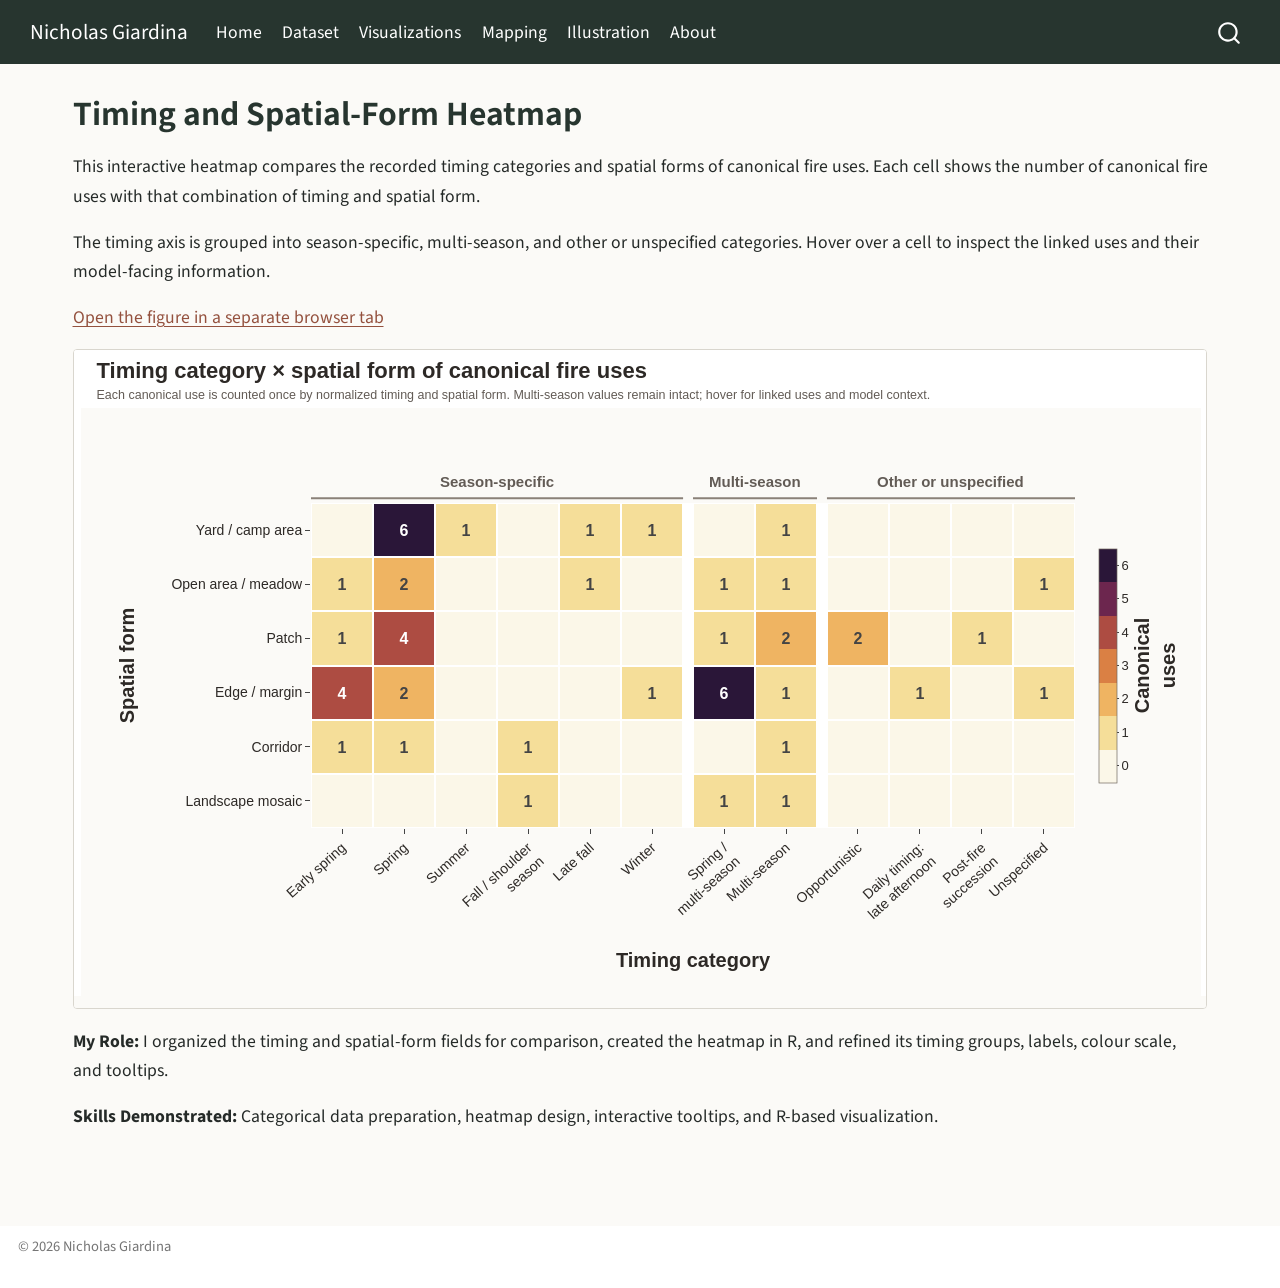
<file: docs/viz-timing-spatial.html>
<!DOCTYPE html>
<html xmlns="http://www.w3.org/1999/xhtml" lang="en" xml:lang="en"><head>

<meta charset="utf-8">
<meta name="generator" content="quarto-1.9.38">

<meta name="viewport" content="width=device-width, initial-scale=1.0, user-scalable=yes">


<title>Timing and Spatial-Form Heatmap – Nicholas Giardina</title>
<style>
/* Default styles provided by pandoc.
** See https://pandoc.org/MANUAL.html#variables-for-html for config info.
*/
code{white-space: pre-wrap;}
span.smallcaps{font-variant: small-caps;}
div.columns{display: flex; gap: min(4vw, 1.5em);}
div.column{flex: auto; overflow-x: auto;}
div.hanging-indent{margin-left: 1.5em; text-indent: -1.5em;}
ul.task-list{list-style: none;}
ul.task-list li input[type="checkbox"] {
  width: 0.8em;
  margin: 0 0.8em 0.2em -1em; /* quarto-specific, see https://github.com/quarto-dev/quarto-cli/issues/4556 */ 
  vertical-align: middle;
}
</style>


<script src="site_libs/quarto-nav/quarto-nav.js"></script>
<script src="site_libs/quarto-nav/headroom.min.js"></script>
<script src="site_libs/clipboard/clipboard.min.js"></script>
<script src="site_libs/quarto-search/autocomplete.umd.js"></script>
<script src="site_libs/quarto-search/fuse.min.js"></script>
<script src="site_libs/quarto-search/quarto-search.js"></script>
<meta name="quarto:offset" content="./">
<script src="site_libs/quarto-html/quarto.js" type="module"></script>
<script src="site_libs/quarto-html/tabsets/tabsets.js" type="module"></script>
<script src="site_libs/quarto-html/popper.min.js"></script>
<script src="site_libs/quarto-html/tippy.umd.min.js"></script>
<link href="site_libs/quarto-html/tippy.css" rel="stylesheet">
<link href="site_libs/quarto-html/quarto-syntax-highlighting-15634bcf2e68342d4ad2dfa704d543f6.css" rel="stylesheet" id="quarto-text-highlighting-styles">
<script src="site_libs/bootstrap/bootstrap.min.js"></script>
<link href="site_libs/bootstrap/bootstrap-icons.css" rel="stylesheet">
<link href="site_libs/bootstrap/bootstrap-e4b376ff6bc5f71f6061600b24376388.min.css" rel="stylesheet" append-hash="true" id="quarto-bootstrap" data-mode="light">
<script id="quarto-search-options" type="application/json">{
  "location": "navbar",
  "copy-button": false,
  "collapse-after": 3,
  "panel-placement": "end",
  "type": "overlay",
  "limit": 50,
  "keyboard-shortcut": [
    "f",
    "/",
    "s"
  ],
  "show-item-context": false,
  "language": {
    "search-no-results-text": "No results",
    "search-matching-documents-text": "matching documents",
    "search-copy-link-title": "Copy link to search",
    "search-hide-matches-text": "Hide additional matches",
    "search-more-match-text": "more match in this document",
    "search-more-matches-text": "more matches in this document",
    "search-clear-button-title": "Clear",
    "search-text-placeholder": "",
    "search-detached-cancel-button-title": "Cancel",
    "search-submit-button-title": "Submit",
    "search-label": "Search"
  }
}</script>


<link rel="stylesheet" href="styles.css">
</head>

<body class="nav-fixed quarto-light">

<div id="quarto-search-results"></div>
  <header id="quarto-header" class="headroom fixed-top">
    <nav class="navbar navbar-expand-lg " data-bs-theme="dark">
      <div class="navbar-container container-fluid">
      <div class="navbar-brand-container mx-auto">
    <a class="navbar-brand" href="./index.html">
    <span class="navbar-title">Nicholas Giardina</span>
    </a>
  </div>
            <div id="quarto-search" class="" title="Search"></div>
          <button class="navbar-toggler" type="button" data-bs-toggle="collapse" data-bs-target="#navbarCollapse" aria-controls="navbarCollapse" role="menu" aria-expanded="false" aria-label="Toggle navigation" onclick="if (window.quartoToggleHeadroom) { window.quartoToggleHeadroom(); }">
  <span class="navbar-toggler-icon"></span>
</button>
          <div class="collapse navbar-collapse" id="navbarCollapse">
            <ul class="navbar-nav navbar-nav-scroll me-auto">
  <li class="nav-item">
    <a class="nav-link" href="./index.html"> 
<span class="menu-text">Home</span></a>
  </li>  
  <li class="nav-item">
    <a class="nav-link" href="./dataset.html"> 
<span class="menu-text">Dataset</span></a>
  </li>  
  <li class="nav-item">
    <a class="nav-link" href="./visualizations.html"> 
<span class="menu-text">Visualizations</span></a>
  </li>  
  <li class="nav-item">
    <a class="nav-link" href="./maps.html"> 
<span class="menu-text">Mapping</span></a>
  </li>  
  <li class="nav-item">
    <a class="nav-link" href="./illustrations.html"> 
<span class="menu-text">Illustration</span></a>
  </li>  
  <li class="nav-item">
    <a class="nav-link" href="./about.html"> 
<span class="menu-text">About</span></a>
  </li>  
</ul>
          </div> <!-- /navcollapse -->
            <div class="quarto-navbar-tools">
</div>
      </div> <!-- /container-fluid -->
    </nav>
</header>
<!-- content -->
<div id="quarto-content" class="quarto-container page-columns page-rows-contents page-layout-full page-navbar">
<!-- sidebar -->
<!-- margin-sidebar -->
    
<!-- main -->
<main class="content column-page" id="quarto-document-content">

<header id="title-block-header" class="quarto-title-block default">
<div class="quarto-title">
<h1 class="title">Timing and Spatial-Form Heatmap</h1>
</div>



<div class="quarto-title-meta column-page">

    
  
    
  </div>
  


</header>


<p>This interactive heatmap compares the recorded timing categories and spatial forms of canonical fire uses. Each cell shows the number of canonical fire uses with that combination of timing and spatial form.</p>
<p>The timing axis is grouped into season-specific, multi-season, and other or unspecified categories. Hover over a cell to inspect the linked uses and their model-facing information.</p>
<p><a href="interactive/timing-spatial-heatmap.html" target="_blank">Open the figure in a separate browser tab</a></p>
<iframe class="interactive-frame timing-frame" src="interactive/timing-spatial-heatmap.html" title="Interactive timing and spatial-form heatmap" loading="lazy" scrolling="no">
</iframe>
<p><strong>My Role:</strong> I organized the timing and spatial-form fields for comparison, created the heatmap in R, and refined its timing groups, labels, colour scale, and tooltips.</p>
<p><strong>Skills Demonstrated:</strong> Categorical data preparation, heatmap design, interactive tooltips, and R-based visualization.</p>



</main> <!-- /main -->
<script id="quarto-html-after-body" type="application/javascript">
  window.document.addEventListener("DOMContentLoaded", function (event) {
    const isCodeAnnotation = (el) => {
      for (const clz of el.classList) {
        if (clz.startsWith('code-annotation-')) {                     
          return true;
        }
      }
      return false;
    }
    const onCopySuccess = function(e) {
      // button target
      const button = e.trigger;
      // don't keep focus
      button.blur();
      // flash "checked"
      button.classList.add('code-copy-button-checked');
      var currentTitle = button.getAttribute("title");
      button.setAttribute("title", "Copied!");
      let tooltip;
      if (window.bootstrap) {
        button.setAttribute("data-bs-toggle", "tooltip");
        button.setAttribute("data-bs-placement", "left");
        button.setAttribute("data-bs-title", "Copied!");
        tooltip = new bootstrap.Tooltip(button, 
          { trigger: "manual", 
            customClass: "code-copy-button-tooltip",
            offset: [0, -8]});
        tooltip.show();    
      }
      setTimeout(function() {
        if (tooltip) {
          tooltip.hide();
          button.removeAttribute("data-bs-title");
          button.removeAttribute("data-bs-toggle");
          button.removeAttribute("data-bs-placement");
        }
        button.setAttribute("title", currentTitle);
        button.classList.remove('code-copy-button-checked');
      }, 1000);
      // clear code selection
      e.clearSelection();
    }
    const getTextToCopy = function(trigger) {
      const outerScaffold = trigger.parentElement.cloneNode(true);
      const codeEl = outerScaffold.querySelector('code');
      for (const childEl of codeEl.children) {
        if (isCodeAnnotation(childEl)) {
          childEl.remove();
        }
      }
      return codeEl.innerText;
    }
    const clipboard = new window.ClipboardJS('.code-copy-button:not([data-in-quarto-modal])', {
      text: getTextToCopy
    });
    clipboard.on('success', onCopySuccess);
    if (window.document.getElementById('quarto-embedded-source-code-modal')) {
      const clipboardModal = new window.ClipboardJS('.code-copy-button[data-in-quarto-modal]', {
        text: getTextToCopy,
        container: window.document.getElementById('quarto-embedded-source-code-modal')
      });
      clipboardModal.on('success', onCopySuccess);
    }
      var localhostRegex = new RegExp(/^(?:http|https):\/\/localhost\:?[0-9]*\//);
      var mailtoRegex = new RegExp(/^mailto:/);
        var filterRegex = new RegExp('/' + window.location.host + '/');
      var isInternal = (href) => {
          return filterRegex.test(href) || localhostRegex.test(href) || mailtoRegex.test(href);
      }
      // Inspect non-navigation links and adorn them if external
     var links = window.document.querySelectorAll('a[href]:not(.nav-link):not(.navbar-brand):not(.toc-action):not(.sidebar-link):not(.sidebar-item-toggle):not(.pagination-link):not(.no-external):not([aria-hidden]):not(.dropdown-item):not(.quarto-navigation-tool):not(.about-link)');
      for (var i=0; i<links.length; i++) {
        const link = links[i];
        if (!isInternal(link.href)) {
          // undo the damage that might have been done by quarto-nav.js in the case of
          // links that we want to consider external
          if (link.dataset.originalHref !== undefined) {
            link.href = link.dataset.originalHref;
          }
            // target, if specified
            link.setAttribute("target", "_blank");
            if (link.getAttribute("rel") === null) {
              link.setAttribute("rel", "noopener");
            }
        }
      }
    function tippyHover(el, contentFn, onTriggerFn, onUntriggerFn) {
      const config = {
        allowHTML: true,
        maxWidth: 500,
        delay: 100,
        arrow: false,
        appendTo: function(el) {
            return el.parentElement;
        },
        interactive: true,
        interactiveBorder: 10,
        theme: 'quarto',
        placement: 'bottom-start',
      };
      if (contentFn) {
        config.content = contentFn;
      }
      if (onTriggerFn) {
        config.onTrigger = onTriggerFn;
      }
      if (onUntriggerFn) {
        config.onUntrigger = onUntriggerFn;
      }
      window.tippy(el, config); 
    }
    const noterefs = window.document.querySelectorAll('a[role="doc-noteref"]');
    for (var i=0; i<noterefs.length; i++) {
      const ref = noterefs[i];
      tippyHover(ref, function() {
        // use id or data attribute instead here
        let href = ref.getAttribute('data-footnote-href') || ref.getAttribute('href');
        try { href = new URL(href).hash; } catch {}
        const id = href.replace(/^#\/?/, "");
        const note = window.document.getElementById(id);
        if (note) {
          return note.innerHTML;
        } else {
          return "";
        }
      });
    }
    const xrefs = window.document.querySelectorAll('a.quarto-xref');
    const processXRef = (id, note) => {
      // Strip column container classes
      const stripColumnClz = (el) => {
        el.classList.remove("page-full", "page-columns");
        if (el.children) {
          for (const child of el.children) {
            stripColumnClz(child);
          }
        }
      }
      stripColumnClz(note)
      if (id === null || id.startsWith('sec-')) {
        // Special case sections, only their first couple elements
        const container = document.createElement("div");
        if (note.children && note.children.length > 2) {
          container.appendChild(note.children[0].cloneNode(true));
          for (let i = 1; i < note.children.length; i++) {
            const child = note.children[i];
            if (child.tagName === "P" && child.innerText === "") {
              continue;
            } else {
              container.appendChild(child.cloneNode(true));
              break;
            }
          }
          if (window.Quarto?.typesetMath) {
            window.Quarto.typesetMath(container);
          }
          return container.innerHTML
        } else {
          if (window.Quarto?.typesetMath) {
            window.Quarto.typesetMath(note);
          }
          return note.innerHTML;
        }
      } else {
        // Remove any anchor links if they are present
        const anchorLink = note.querySelector('a.anchorjs-link');
        if (anchorLink) {
          anchorLink.remove();
        }
        if (window.Quarto?.typesetMath) {
          window.Quarto.typesetMath(note);
        }
        if (note.classList.contains("callout")) {
          return note.outerHTML;
        } else {
          return note.innerHTML;
        }
      }
    }
    for (var i=0; i<xrefs.length; i++) {
      const xref = xrefs[i];
      tippyHover(xref, undefined, function(instance) {
        instance.disable();
        let url = xref.getAttribute('href');
        let hash = undefined; 
        if (url.startsWith('#')) {
          hash = url;
        } else {
          try { hash = new URL(url).hash; } catch {}
        }
        if (hash) {
          const id = hash.replace(/^#\/?/, "");
          const note = window.document.getElementById(id);
          if (note !== null) {
            try {
              const html = processXRef(id, note.cloneNode(true));
              instance.setContent(html);
            } finally {
              instance.enable();
              instance.show();
            }
          } else {
            // See if we can fetch this
            fetch(url.split('#')[0])
            .then(res => res.text())
            .then(html => {
              const parser = new DOMParser();
              const htmlDoc = parser.parseFromString(html, "text/html");
              const note = htmlDoc.getElementById(id);
              if (note !== null) {
                const html = processXRef(id, note);
                instance.setContent(html);
              } 
            }).finally(() => {
              instance.enable();
              instance.show();
            });
          }
        } else {
          // See if we can fetch a full url (with no hash to target)
          // This is a special case and we should probably do some content thinning / targeting
          fetch(url)
          .then(res => res.text())
          .then(html => {
            const parser = new DOMParser();
            const htmlDoc = parser.parseFromString(html, "text/html");
            const note = htmlDoc.querySelector('main.content');
            if (note !== null) {
              // This should only happen for chapter cross references
              // (since there is no id in the URL)
              // remove the first header
              if (note.children.length > 0 && note.children[0].tagName === "HEADER") {
                note.children[0].remove();
              }
              const html = processXRef(null, note);
              instance.setContent(html);
            } 
          }).finally(() => {
            instance.enable();
            instance.show();
          });
        }
      }, function(instance) {
      });
    }
        let selectedAnnoteEl;
        const selectorForAnnotation = ( cell, annotation) => {
          let cellAttr = 'data-code-cell="' + cell + '"';
          let lineAttr = 'data-code-annotation="' +  annotation + '"';
          const selector = 'span[' + cellAttr + '][' + lineAttr + ']';
          return selector;
        }
        const selectCodeLines = (annoteEl) => {
          const doc = window.document;
          const targetCell = annoteEl.getAttribute("data-target-cell");
          const targetAnnotation = annoteEl.getAttribute("data-target-annotation");
          const annoteSpan = window.document.querySelector(selectorForAnnotation(targetCell, targetAnnotation));
          const lines = annoteSpan.getAttribute("data-code-lines").split(",");
          const lineIds = lines.map((line) => {
            return targetCell + "-" + line;
          })
          let top = null;
          let height = null;
          let parent = null;
          if (lineIds.length > 0) {
              //compute the position of the single el (top and bottom and make a div)
              const el = window.document.getElementById(lineIds[0]);
              top = el.offsetTop;
              height = el.offsetHeight;
              parent = el.parentElement.parentElement;
            if (lineIds.length > 1) {
              const lastEl = window.document.getElementById(lineIds[lineIds.length - 1]);
              const bottom = lastEl.offsetTop + lastEl.offsetHeight;
              height = bottom - top;
            }
            if (top !== null && height !== null && parent !== null) {
              // cook up a div (if necessary) and position it 
              let div = window.document.getElementById("code-annotation-line-highlight");
              if (div === null) {
                div = window.document.createElement("div");
                div.setAttribute("id", "code-annotation-line-highlight");
                div.style.position = 'absolute';
                parent.appendChild(div);
              }
              div.style.top = top - 2 + "px";
              div.style.height = height + 4 + "px";
              div.style.left = 0;
              let gutterDiv = window.document.getElementById("code-annotation-line-highlight-gutter");
              if (gutterDiv === null) {
                gutterDiv = window.document.createElement("div");
                gutterDiv.setAttribute("id", "code-annotation-line-highlight-gutter");
                gutterDiv.style.position = 'absolute';
                const codeCell = window.document.getElementById(targetCell);
                const gutter = codeCell.querySelector('.code-annotation-gutter');
                gutter.appendChild(gutterDiv);
              }
              gutterDiv.style.top = top - 2 + "px";
              gutterDiv.style.height = height + 4 + "px";
            }
            selectedAnnoteEl = annoteEl;
          }
        };
        const unselectCodeLines = () => {
          const elementsIds = ["code-annotation-line-highlight", "code-annotation-line-highlight-gutter"];
          elementsIds.forEach((elId) => {
            const div = window.document.getElementById(elId);
            if (div) {
              div.remove();
            }
          });
          selectedAnnoteEl = undefined;
        };
          // Handle positioning of the toggle
      window.addEventListener(
        "resize",
        throttle(() => {
          elRect = undefined;
          if (selectedAnnoteEl) {
            selectCodeLines(selectedAnnoteEl);
          }
        }, 10)
      );
      function throttle(fn, ms) {
      let throttle = false;
      let timer;
        return (...args) => {
          if(!throttle) { // first call gets through
              fn.apply(this, args);
              throttle = true;
          } else { // all the others get throttled
              if(timer) clearTimeout(timer); // cancel #2
              timer = setTimeout(() => {
                fn.apply(this, args);
                timer = throttle = false;
              }, ms);
          }
        };
      }
        // Attach click handler to the DT
        const annoteDls = window.document.querySelectorAll('dt[data-target-cell]');
        for (const annoteDlNode of annoteDls) {
          annoteDlNode.addEventListener('click', (event) => {
            const clickedEl = event.target;
            if (clickedEl !== selectedAnnoteEl) {
              unselectCodeLines();
              const activeEl = window.document.querySelector('dt[data-target-cell].code-annotation-active');
              if (activeEl) {
                activeEl.classList.remove('code-annotation-active');
              }
              selectCodeLines(clickedEl);
              clickedEl.classList.add('code-annotation-active');
            } else {
              // Unselect the line
              unselectCodeLines();
              clickedEl.classList.remove('code-annotation-active');
            }
          });
        }
    const findCites = (el) => {
      const parentEl = el.parentElement;
      if (parentEl) {
        const cites = parentEl.dataset.cites;
        if (cites) {
          return {
            el,
            cites: cites.split(' ')
          };
        } else {
          return findCites(el.parentElement)
        }
      } else {
        return undefined;
      }
    };
    var bibliorefs = window.document.querySelectorAll('a[role="doc-biblioref"]');
    for (var i=0; i<bibliorefs.length; i++) {
      const ref = bibliorefs[i];
      const citeInfo = findCites(ref);
      if (citeInfo) {
        tippyHover(citeInfo.el, function() {
          var popup = window.document.createElement('div');
          citeInfo.cites.forEach(function(cite) {
            var citeDiv = window.document.createElement('div');
            citeDiv.classList.add('hanging-indent');
            citeDiv.classList.add('csl-entry');
            var biblioDiv = window.document.getElementById('ref-' + cite);
            if (biblioDiv) {
              citeDiv.innerHTML = biblioDiv.innerHTML;
            }
            popup.appendChild(citeDiv);
          });
          return popup.innerHTML;
        });
      }
    }
  });
  </script>
</div> <!-- /content -->
<footer class="footer">
  <div class="nav-footer">
    <div class="nav-footer-left">
<p>© 2026 Nicholas Giardina</p>
</div>   
    <div class="nav-footer-center">
      &nbsp;
    </div>
    <div class="nav-footer-right">
      &nbsp;
    </div>
  </div>
</footer>




</body></html>
</file>
<file: docs/site_libs/quarto-html/tippy.css>
.tippy-box[data-animation=fade][data-state=hidden]{opacity:0}[data-tippy-root]{max-width:calc(100vw - 10px)}.tippy-box{position:relative;background-color:#333;color:#fff;border-radius:4px;font-size:14px;line-height:1.4;white-space:normal;outline:0;transition-property:transform,visibility,opacity}.tippy-box[data-placement^=top]>.tippy-arrow{bottom:0}.tippy-box[data-placement^=top]>.tippy-arrow:before{bottom:-7px;left:0;border-width:8px 8px 0;border-top-color:initial;transform-origin:center top}.tippy-box[data-placement^=bottom]>.tippy-arrow{top:0}.tippy-box[data-placement^=bottom]>.tippy-arrow:before{top:-7px;left:0;border-width:0 8px 8px;border-bottom-color:initial;transform-origin:center bottom}.tippy-box[data-placement^=left]>.tippy-arrow{right:0}.tippy-box[data-placement^=left]>.tippy-arrow:before{border-width:8px 0 8px 8px;border-left-color:initial;right:-7px;transform-origin:center left}.tippy-box[data-placement^=right]>.tippy-arrow{left:0}.tippy-box[data-placement^=right]>.tippy-arrow:before{left:-7px;border-width:8px 8px 8px 0;border-right-color:initial;transform-origin:center right}.tippy-box[data-inertia][data-state=visible]{transition-timing-function:cubic-bezier(.54,1.5,.38,1.11)}.tippy-arrow{width:16px;height:16px;color:#333}.tippy-arrow:before{content:"";position:absolute;border-color:transparent;border-style:solid}.tippy-content{position:relative;padding:5px 9px;z-index:1}
</file>
<file: docs/site_libs/quarto-html/quarto-syntax-highlighting-15634bcf2e68342d4ad2dfa704d543f6.css>
/* quarto syntax highlight colors */
:root {
  --quarto-hl-ot-color: #003B4F;
  --quarto-hl-at-color: #657422;
  --quarto-hl-ss-color: #20794D;
  --quarto-hl-an-color: #5E5E5E;
  --quarto-hl-fu-color: #4758AB;
  --quarto-hl-st-color: #20794D;
  --quarto-hl-cf-color: #003B4F;
  --quarto-hl-op-color: #5E5E5E;
  --quarto-hl-er-color: #AD0000;
  --quarto-hl-bn-color: #AD0000;
  --quarto-hl-al-color: #AD0000;
  --quarto-hl-va-color: #111111;
  --quarto-hl-bu-color: inherit;
  --quarto-hl-ex-color: inherit;
  --quarto-hl-pp-color: #AD0000;
  --quarto-hl-in-color: #5E5E5E;
  --quarto-hl-vs-color: #20794D;
  --quarto-hl-wa-color: #5E5E5E;
  --quarto-hl-do-color: #5E5E5E;
  --quarto-hl-im-color: #00769E;
  --quarto-hl-ch-color: #20794D;
  --quarto-hl-dt-color: #AD0000;
  --quarto-hl-fl-color: #AD0000;
  --quarto-hl-co-color: #5E5E5E;
  --quarto-hl-cv-color: #5E5E5E;
  --quarto-hl-cn-color: #8f5902;
  --quarto-hl-sc-color: #5E5E5E;
  --quarto-hl-dv-color: #AD0000;
  --quarto-hl-kw-color: #003B4F;
}

/* other quarto variables */
:root {
  --quarto-font-monospace: SFMono-Regular, Menlo, Monaco, Consolas, "Liberation Mono", "Courier New", monospace;
}

/* syntax highlight based on Pandoc's rules */
pre > code.sourceCode > span {
  color: #003B4F;
}

code.sourceCode > span {
  color: #003B4F;
}

div.sourceCode,
div.sourceCode pre.sourceCode {
  color: #003B4F;
}

/* Normal */
code span {
  color: #003B4F;
}

/* Alert */
code span.al {
  color: #AD0000;
  font-style: inherit;
}

/* Annotation */
code span.an {
  color: #5E5E5E;
  font-style: inherit;
}

/* Attribute */
code span.at {
  color: #657422;
  font-style: inherit;
}

/* BaseN */
code span.bn {
  color: #AD0000;
  font-style: inherit;
}

/* BuiltIn */
code span.bu {
  font-style: inherit;
}

/* ControlFlow */
code span.cf {
  color: #003B4F;
  font-weight: bold;
  font-style: inherit;
}

/* Char */
code span.ch {
  color: #20794D;
  font-style: inherit;
}

/* Constant */
code span.cn {
  color: #8f5902;
  font-style: inherit;
}

/* Comment */
code span.co {
  color: #5E5E5E;
  font-style: inherit;
}

/* CommentVar */
code span.cv {
  color: #5E5E5E;
  font-style: italic;
}

/* Documentation */
code span.do {
  color: #5E5E5E;
  font-style: italic;
}

/* DataType */
code span.dt {
  color: #AD0000;
  font-style: inherit;
}

/* DecVal */
code span.dv {
  color: #AD0000;
  font-style: inherit;
}

/* Error */
code span.er {
  color: #AD0000;
  font-style: inherit;
}

/* Extension */
code span.ex {
  font-style: inherit;
}

/* Float */
code span.fl {
  color: #AD0000;
  font-style: inherit;
}

/* Function */
code span.fu {
  color: #4758AB;
  font-style: inherit;
}

/* Import */
code span.im {
  color: #00769E;
  font-style: inherit;
}

/* Information */
code span.in {
  color: #5E5E5E;
  font-style: inherit;
}

/* Keyword */
code span.kw {
  color: #003B4F;
  font-weight: bold;
  font-style: inherit;
}

/* Operator */
code span.op {
  color: #5E5E5E;
  font-style: inherit;
}

/* Other */
code span.ot {
  color: #003B4F;
  font-style: inherit;
}

/* Preprocessor */
code span.pp {
  color: #AD0000;
  font-style: inherit;
}

/* SpecialChar */
code span.sc {
  color: #5E5E5E;
  font-style: inherit;
}

/* SpecialString */
code span.ss {
  color: #20794D;
  font-style: inherit;
}

/* String */
code span.st {
  color: #20794D;
  font-style: inherit;
}

/* Variable */
code span.va {
  color: #111111;
  font-style: inherit;
}

/* VerbatimString */
code span.vs {
  color: #20794D;
  font-style: inherit;
}

/* Warning */
code span.wa {
  color: #5E5E5E;
  font-style: italic;
}

.prevent-inlining {
  content: "</";
}

/*# sourceMappingURL=f23921c56f73e400b49028c9186a1aa0.css.map */
</file>
<file: docs/styles.css>
:root {
  --portfolio-dark: #27352f;
  --portfolio-green: #536b5e;
  --portfolio-ember: #94513e;
  --portfolio-paper: #fbfaf7;
  --portfolio-line: #d9d6ce;
  --portfolio-text: #252a28;
}

body {
  background-color: var(--portfolio-paper);
  color: var(--portfolio-text);
  font-size: 1.04rem;
  line-height: 1.65;
}

h1,
h2,
h3 {
  color: var(--portfolio-dark);
  font-weight: 650;
}

a {
  color: var(--portfolio-ember);
}

a:hover {
  color: #6f382b;
}

.navbar {
  background-color: var(--portfolio-dark) !important;
}

.project-preview {
  display: block;
  width: 100%;
  max-height: 650px;
  object-fit: contain;
  background: white;
  border: 1px solid var(--portfolio-line);
  border-radius: 4px;
  padding: 0.4rem;
  margin: 0.75rem 0 1rem;
}

.interactive-frame {
  display: block;
  width: 100%;
  max-width: 100%;
  box-sizing: border-box;
  overflow: hidden;
  background: white;
  border: 1px solid var(--portfolio-line);
  border-radius: 4px;
  margin-top: 1rem;
}

.interactive-frame.circlepack-frame {
  height: 1300px;
  min-height: 1300px;
}

.interactive-frame.ontology-frame {
  height: 850px;
  min-height: 850px;
}

.interactive-frame.treemap-frame {
  width: calc(100% + 24px);
  max-width: calc(100% + 24px);
  height: 950px;
  min-height: 950px;
  margin-left: -12px;
}

.interactive-frame.timing-frame {
  height: 660px;
  min-height: 660px;
}

.btn-primary {
  background-color: var(--portfolio-ember);
  border-color: var(--portfolio-ember);
}

.btn-primary:hover {
  background-color: #6f382b;
  border-color: #6f382b;
}

.static-preview {
  display: block;
  width: 100%;
  height: auto;
  max-height: none;
  box-sizing: border-box;
  object-fit: contain;
  background: white;
  border: 1px solid var(--portfolio-line);
  border-radius: 4px;
  margin: 1rem auto 0.75rem;
}

.portfolio-actions {
  display: flex;
  flex-wrap: wrap;
  gap: 0.75rem;
  margin: 0.75rem 0 2rem;
}

.map-credit {
  color: #626a66;
  font-size: 0.82rem;
  line-height: 1.4;
  margin: 0.35rem auto 1rem;
  max-width: 1080px;
}

img.static-preview.map-preview {
  display: block;
  width: 96%;
  max-width: 1200px;
  height: auto;
  margin: 0.75rem auto 1rem;
}

img.static-preview.illustration-preview {
  display: block;
  width: 100%;
  max-width: 1300px;
  height: auto;
  margin: 0.75rem auto 1rem;
}

img.static-preview.research-figure-preview {
  display: block;
  width: 100%;
  max-width: none;
  height: auto;
  margin: 1rem auto 0.75rem;
}

.figure-note {
  color: #626a66;
  font-size: 0.86rem;
  line-height: 1.45;
  max-width: 1400px;
  margin: 0.35rem auto 1rem;
}

/* Visualization gallery */

.visualization-grid {
  display: grid;
  grid-template-columns: repeat(2, minmax(0, 1fr));
  gap: 1.5rem;
  margin: 1.5rem 0 2rem;
  align-items: stretch;
}

.visualization-card {
  display: flex;
  flex-direction: column;
  min-width: 0;
  background: white;
  border: 1px solid var(--portfolio-line);
  border-radius: 6px;
  padding: 1rem;
}

.visualization-card h2 {
  font-size: 1.35rem;
  margin: 0 0 0.75rem;
}

.visualization-preview {
  display: block;
  width: 100%;
  aspect-ratio: 16 / 10;
  object-fit: contain;
  object-position: center;
  box-sizing: border-box;
  background: white;
  border: 1px solid var(--portfolio-line);
  border-radius: 4px;
  margin-bottom: 0.75rem;
}

/* Ensure the complete circle pack remains visible. */

.visualization-preview.circlepack-thumbnail {
  aspect-ratio: 16 / 10;
  object-fit: contain;
  object-position: center;
}

/* Keep buttons immediately below their descriptions. */

.visualization-card > p:last-child {
  margin-top: 0.75rem;
  margin-bottom: 0;
}

@media (max-width: 850px) {
  .visualization-grid {
    grid-template-columns: 1fr;
  }
}

@media (max-width: 768px) {
  img.static-preview.map-preview,
  img.static-preview.illustration-preview {
    width: 100%;
    max-width: 100%;
  }
}
</file>
